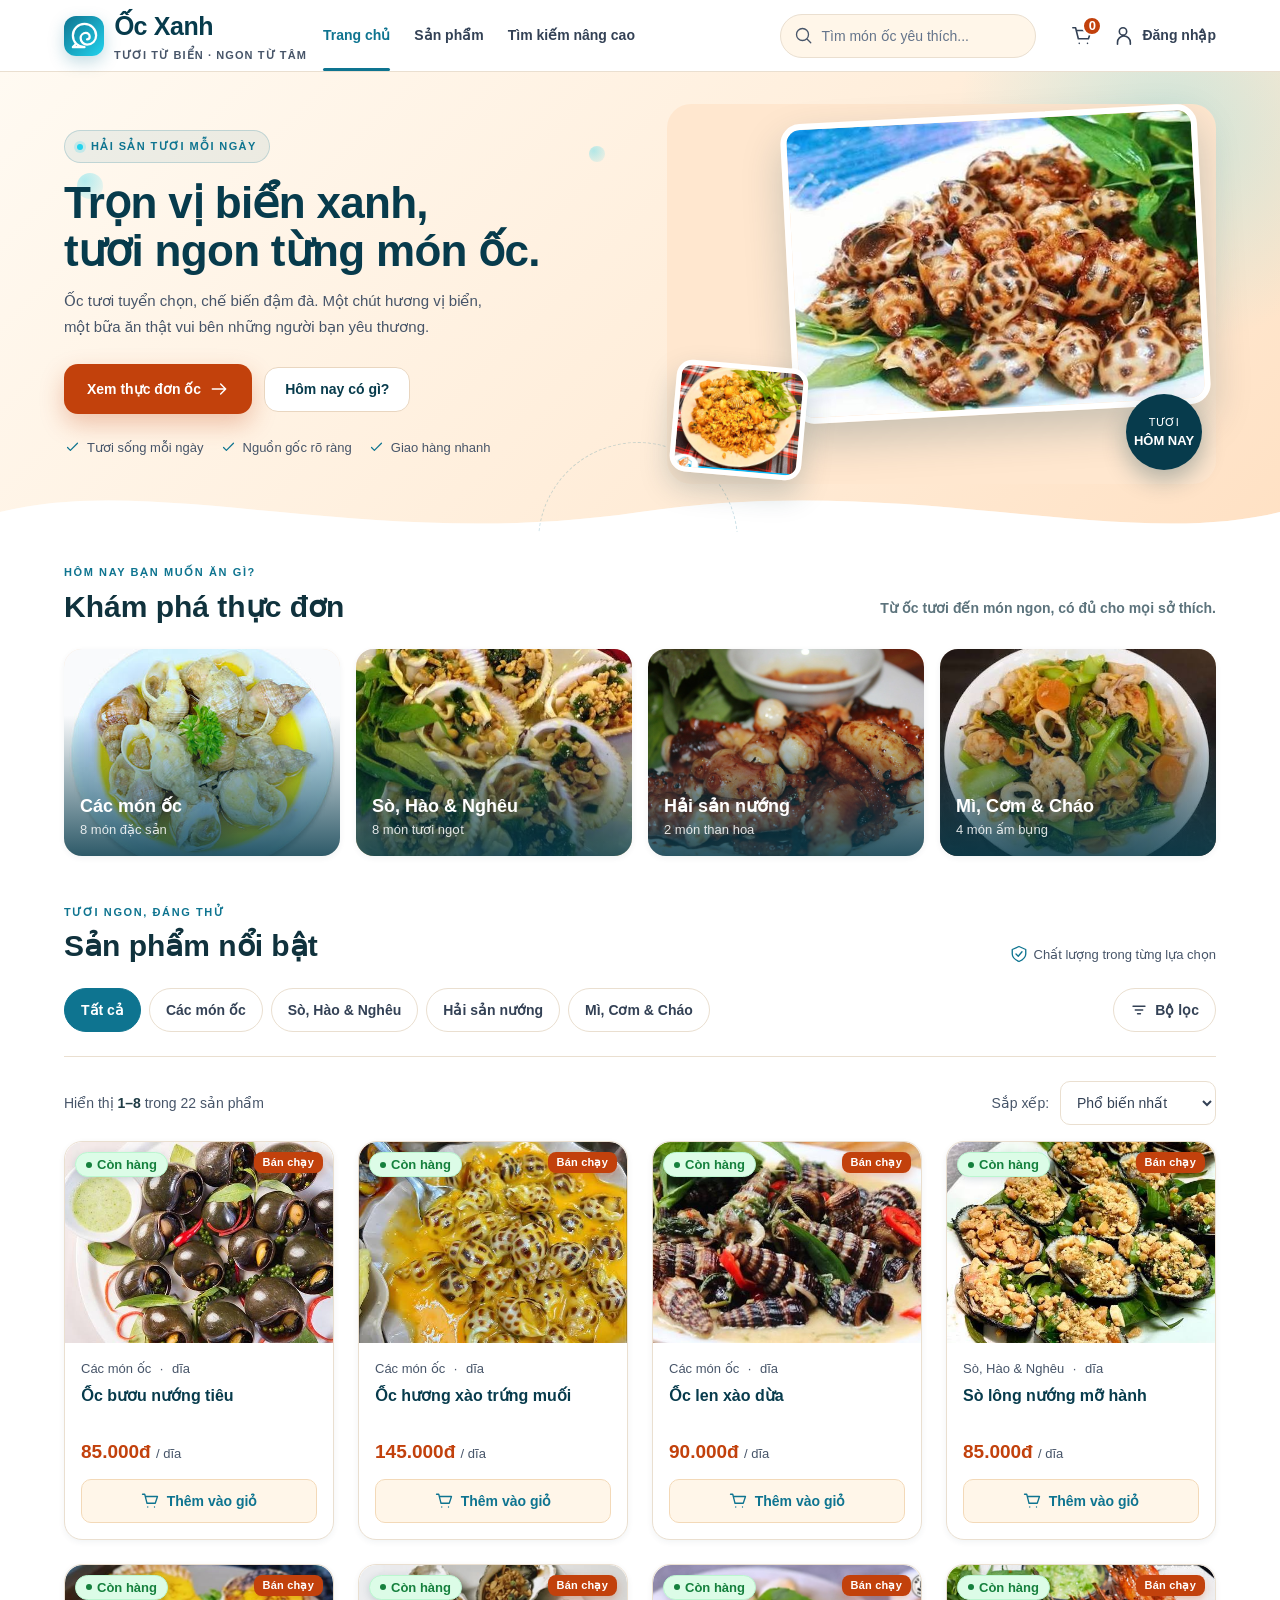
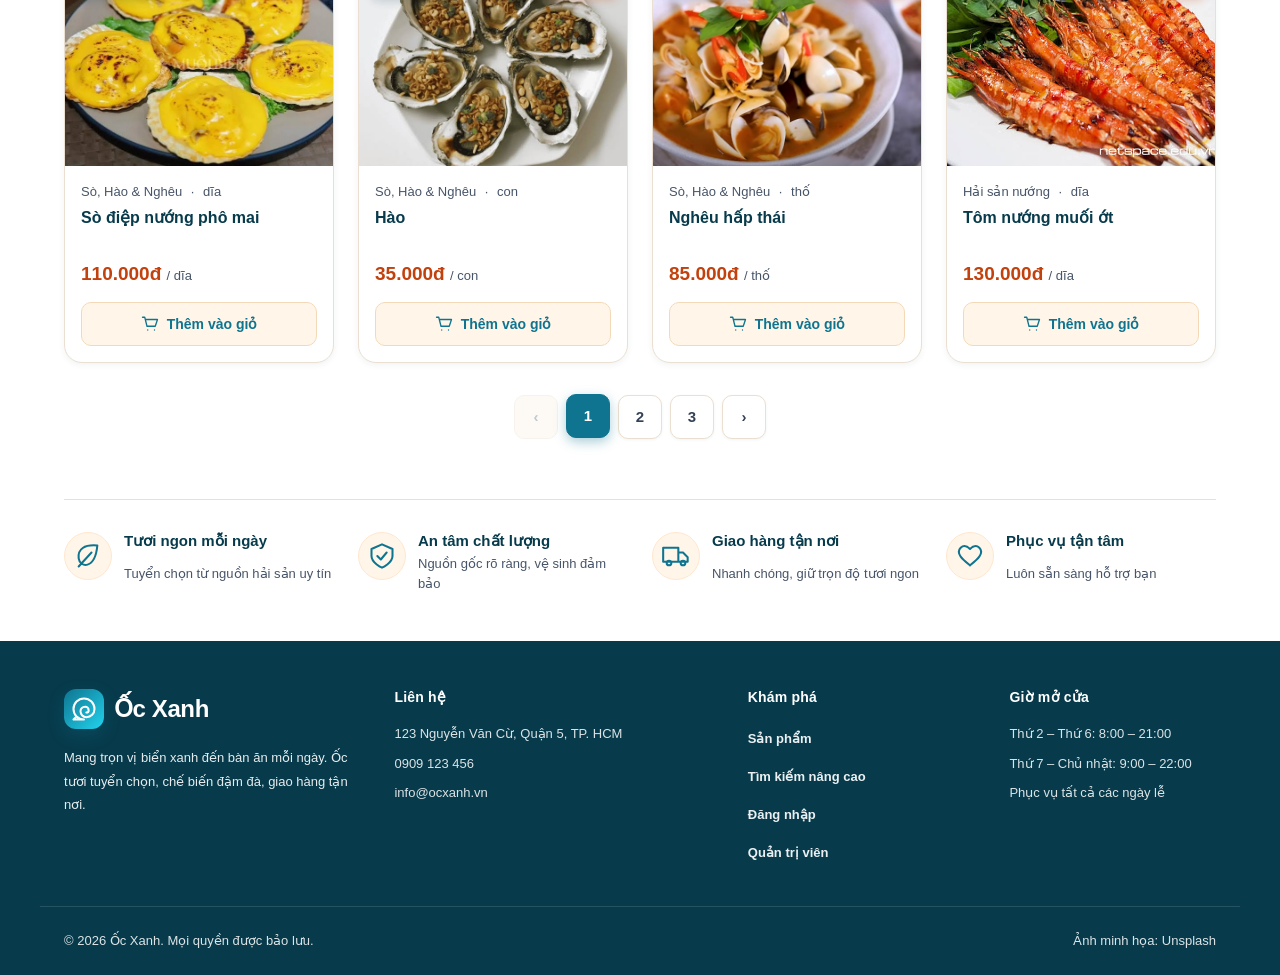
<file: index.html>
<!DOCTYPE html>
<html lang="vi">
<head>
  <meta charset="UTF-8">
  <meta name="viewport" content="width=device-width, initial-scale=1.0">
  <title>Ốc Xanh — Tươi từ biển, ngon từ tâm</title>
  <link rel="stylesheet" href="css/common.css">
  <link rel="stylesheet" href="css/shop.css">
</head>
<body>

<!-- ========== HEADER (sticky) ========== -->
<header class="header">
  <div class="container header-inner">
    <!-- Logo -->
    <a href="index.html" class="logo">
      <span class="logo-mark">
        <svg width="31" height="31" viewBox="0 0 24 24" fill="none" stroke="currentColor" stroke-width="1.75" stroke-linecap="round" stroke-linejoin="round" aria-hidden="true">
          <path d="M12 21c-5 0-9-4-9-9a9 9 0 0 1 18 0c0 4-3 7-7 7a5 5 0 0 1-5-5 4 4 0 0 1 4-4 3 3 0 0 1 3 3 2 2 0 0 1-2 2M5 19l-2 2h9"/>
        </svg>
      </span>
      <span>Ốc Xanh<small>TƯƠI TỪ BIỂN · NGON TỪ TÂM</small></span>
    </a>

    <!-- Nav -->
    <nav class="main-nav">
      <a href="#" class="nav-active">Trang chủ</a>
      <a href="#products">Sản phẩm</a>
      <a href="#advanced-search">Tìm kiếm nâng cao</a>
    </nav>

    <!-- Tìm kiếm nhanh (đặt ngoài header-actions để mobile xuống hàng riêng) -->
    <label class="quick-search">
      <span class="sr-only">Tìm sản phẩm</span>
      <svg width="18" height="18" viewBox="0 0 24 24" fill="none" stroke="currentColor" stroke-width="1.75" stroke-linecap="round" stroke-linejoin="round" aria-hidden="true">
        <path d="M21 21l-5-5M18 10a8 8 0 1 1-16 0 8 8 0 0 1 16 0"/>
      </svg>
      <input type="search" placeholder="Tìm món ốc yêu thích...">
    </label>

    <!-- Actions -->
    <div class="header-actions">
      <button class="icon-button cart-button" aria-label="Mở giỏ hàng">
        <svg width="22" height="22" viewBox="0 0 24 24" fill="none" stroke="currentColor" stroke-width="1.75" stroke-linecap="round" stroke-linejoin="round" aria-hidden="true">
          <path d="M2 3h3l3 12h11l3-9H6M9 20h.01M18 20h.01"/>
        </svg>
        <span class="cart-count">0</span>
      </button>
      <div class="account">
        <a href="login.html" class="account-button">
          <svg width="22" height="22" viewBox="0 0 24 24" fill="none" stroke="currentColor" stroke-width="1.75" stroke-linecap="round" stroke-linejoin="round" aria-hidden="true">
            <path d="M20 21v-2a7 7 0 0 0-14 0v2M16 7a4 4 0 1 1-8 0 4 4 0 0 1 8 0"/>
          </svg>
          <span>Đăng nhập</span>
        </a>
      </div>
      <button class="icon-button mobile-toggle" aria-label="Mở menu" aria-expanded="false">
        <svg width="22" height="22" viewBox="0 0 24 24" fill="none" stroke="currentColor" stroke-width="1.75" stroke-linecap="round" stroke-linejoin="round" aria-hidden="true">
          <path d="M3 6h18M3 12h18M3 18h18"/>
        </svg>
      </button>
    </div>
  </div>
</header>

<!-- ========== SECTION: TRANG CHỦ (is-active) ========== -->
<div class="shop-section is-active" id="section-home">

  <!-- Hero -->
  <section class="hero">
    <div class="container hero-inner">
      <div class="hero-copy">
        <span class="hero-label"><span></span> HẢI SẢN TƯƠI MỖI NGÀY</span>
        <h1>Trọn vị biển xanh,<br>tươi ngon từng món ốc.</h1>
        <p>Ốc tươi tuyển chọn, chế biến đậm đà. Một chút hương vị biển,<br class="desktop-break">
           một bữa ăn thật vui bên những người bạn yêu thương.</p>
        <div class="hero-actions">
          <a href="#products" class="btn hero-cta">
            Xem thực đơn ốc
            <svg width="20" height="20" viewBox="0 0 24 24" fill="none" stroke="currentColor" stroke-width="1.75" stroke-linecap="round" stroke-linejoin="round" aria-hidden="true">
              <path d="M4 12h16m-6-6 6 6-6 6"/>
            </svg>
          </a>
          <a href="#products" class="btn hero-cta-secondary">Hôm nay có gì?</a>
        </div>
        <div class="hero-assurance">
          <span>
            <svg width="17" height="17" viewBox="0 0 24 24" fill="none" stroke="currentColor" stroke-width="1.75" stroke-linecap="round" stroke-linejoin="round" aria-hidden="true">
              <path d="m5 12 4 4L19 6"/>
            </svg>
            Tươi sống mỗi ngày
          </span>
          <span>
            <svg width="17" height="17" viewBox="0 0 24 24" fill="none" stroke="currentColor" stroke-width="1.75" stroke-linecap="round" stroke-linejoin="round" aria-hidden="true">
              <path d="m5 12 4 4L19 6"/>
            </svg>
            Nguồn gốc rõ ràng
          </span>
          <span>
            <svg width="17" height="17" viewBox="0 0 24 24" fill="none" stroke="currentColor" stroke-width="1.75" stroke-linecap="round" stroke-linejoin="round" aria-hidden="true">
              <path d="m5 12 4 4L19 6"/>
            </svg>
            Giao hàng nhanh
          </span>
        </div>
      </div>
      <div class="hero-art">
        <img class="hero-photo-main" src="images/products/oc-huong-rang-muoi.jpg" alt="Ốc hương rang muối" width="800" height="600" loading="eager" onerror="this.style.display='none'">
        <img class="hero-photo-small" src="images/products/so-huyet-xao-toi.jpg" alt="Sò huyết xào tỏi" width="400" height="300" loading="lazy" onerror="this.style.display='none'">
        <span class="hero-fresh">TƯƠI<br><b>HÔM NAY</b></span>
      </div>
    </div>
    <div class="hero-bubbles" aria-hidden="true"><span></span><span></span><span></span></div>
    <div class="wave"></div>
  </section>

  <!-- Thẻ loại -->
  <div class="container">
    <section class="categories-section">
      <div class="section-heading">
        <div>
          <span class="eyebrow">HÔM NAY BẠN MUỐN ĂN GÌ?</span>
          <h2>Khám phá thực đơn</h2>
        </div>
        <p><strong>Từ ốc tươi đến món ngon, có đủ cho mọi sở thích.</strong></p>
      </div>
      <div class="category-grid">
        <!-- 1. Các món ốc -->
        <a href="#products" class="category-card">
          <span class="category-media">
            <img src="images/products/oc-bulot-xao-bo.jpg" alt="" width="600" height="450" loading="lazy" onerror="this.style.display='none'">
          </span>
          <span class="category-overlay" aria-hidden="true"></span>
          <div class="category-text">
            <h3>Các món ốc</h3>
            <small>8 món đặc sản</small>
          </div>
        </a>
        <!-- 2. Sò, Hào & Nghêu -->
        <a href="#products" class="category-card">
          <span class="category-media">
            <img src="images/products/so-duong-nuong.jpg" alt="" width="600" height="450" loading="lazy" onerror="this.style.display='none'">
          </span>
          <span class="category-overlay" aria-hidden="true"></span>
          <div class="category-text">
            <h3>Sò, Hào & Nghêu</h3>
            <small>8 món tươi ngọt</small>
          </div>
        </a>
        <!-- 3. Hải sản nướng -->
        <a href="#products" class="category-card">
          <span class="category-media">
            <img src="images/products/bach-tuoc-nuong.jpg" alt="" width="600" height="450" loading="lazy" onerror="this.style.display='none'">
          </span>
          <span class="category-overlay" aria-hidden="true"></span>
          <div class="category-text">
            <h3>Hải sản nướng</h3>
            <small>2 món than hoa</small>
          </div>
        </a>
        <!-- 4. Mì, Cơm & Cháo -->
        <a href="#products" class="category-card">
          <span class="category-media">
            <img src="images/products/mi-xao-hai-san.jpg" alt="" width="600" height="450" loading="lazy" onerror="this.style.display='none'">
          </span>
          <span class="category-overlay" aria-hidden="true"></span>
          <div class="category-text">
            <h3>Mì, Cơm & Cháo</h3>
            <small>4 món ấm bụng</small>
          </div>
        </a>
      </div>
    </section>

    <!-- Sản phẩm -->
    <section class="products-section" id="products">
      <div class="section-heading">
        <div>
          <span class="eyebrow">TƯƠI NGON, ĐÁNG THỬ</span>
          <h2>Sản phẩm nổi bật</h2>
        </div>
        <span class="fresh-note">
          <svg width="18" height="18" viewBox="0 0 24 24" fill="none" stroke="currentColor" stroke-width="1.75" stroke-linecap="round" stroke-linejoin="round" aria-hidden="true">
            <path d="m12 2 9 4v6c0 6-9 10-9 10S3 18 3 12V6zM8 12l3 3 5-6"/>
          </svg>
          Chất lượng trong từng lựa chọn
        </span>
      </div>

      <!-- Chips -->
      <div class="product-toolbar">
        <div class="chips">
          <button class="chip is-active">Tất cả</button>
          <button class="chip">Ốc biển</button>
          <button class="chip">Ốc nước ngọt</button>
          <button class="chip">Ốc chế biến</button>
          <button class="chip">Combo ốc</button>
          <button class="chip">Nước chấm</button>
        </div>
        <button class="filter-button">
          <svg width="18" height="18" viewBox="0 0 24 24" fill="none" stroke="currentColor" stroke-width="1.75" stroke-linecap="round" stroke-linejoin="round" aria-hidden="true">
            <path d="M4 7h16M7 12h10M10 17h4"/>
          </svg>
          Bộ lọc
        </button>
      </div>

      <!-- Results row -->
      <div class="results-row">
        <span>Hiển thị <strong>1–8</strong> trong 19 sản phẩm</span>
        <label>Sắp xếp:
          <select>
            <option>Phổ biến nhất</option>
            <option>Giá thấp đến cao</option>
            <option>Giá cao đến thấp</option>
          </select>
        </label>
      </div>

      <!-- Product grid -->
      <div class="product-grid">

        <!-- 1. Ốc hương -->
        <article class="product-card reveal is-visible" style="--i:0">
          <div class="thumb">
            <img src="images/products/oc-huong.jpg" alt="Ốc hương" width="800" height="600" onerror="this.style.display='none'">
            <span class="stock-badge badge-success"><span class="status-dot"></span> Còn hàng</span>
            <span class="badge favorite-badge">Bán chạy</span>
          </div>
          <div class="product-body">
            <span class="product-category">Ốc biển <span>·</span> kg</span>
            <a href="#" class="product-title">Ốc hương</a>
            <p class="price">280.000đ <small>/ kg</small></p>
            <button class="btn-add">
              <svg width="18" height="18" viewBox="0 0 24 24" fill="none" stroke="currentColor" stroke-width="1.75" stroke-linecap="round" stroke-linejoin="round" aria-hidden="true">
                <path d="M2 3h3l3 12h11l3-9H6M9 20h.01M18 20h.01"/>
              </svg>
              Thêm vào giỏ
            </button>
          </div>
        </article>

        <!-- 2. Ốc len -->
        <article class="product-card reveal is-visible" style="--i:1">
          <div class="thumb">
            <img src="images/products/oc-len.jpg" alt="Ốc len" width="800" height="600" onerror="this.style.display='none'">
            <span class="stock-badge badge-success"><span class="status-dot"></span> Còn hàng</span>
          </div>
          <div class="product-body">
            <span class="product-category">Ốc biển <span>·</span> kg</span>
            <a href="#" class="product-title">Ốc len</a>
            <p class="price">150.000đ <small>/ kg</small></p>
            <button class="btn-add">
              <svg width="18" height="18" viewBox="0 0 24 24" fill="none" stroke="currentColor" stroke-width="1.75" stroke-linecap="round" stroke-linejoin="round" aria-hidden="true">
                <path d="M2 3h3l3 12h11l3-9H6M9 20h.01M18 20h.01"/>
              </svg>
              Thêm vào giỏ
            </button>
          </div>
        </article>

        <!-- 3. Ốc móng tay -->
        <article class="product-card reveal is-visible" style="--i:2">
          <div class="thumb">
            <img src="images/products/oc-mong-tay.jpg" alt="Ốc móng tay" width="800" height="600" onerror="this.style.display='none'">
            <span class="stock-badge badge-warning"><span class="status-dot"></span> Sắp hết</span>
          </div>
          <div class="product-body">
            <span class="product-category">Ốc biển <span>·</span> kg</span>
            <a href="#" class="product-title">Ốc móng tay</a>
            <p class="price">120.000đ <small>/ kg</small></p>
            <button class="btn-add">
              <svg width="18" height="18" viewBox="0 0 24 24" fill="none" stroke="currentColor" stroke-width="1.75" stroke-linecap="round" stroke-linejoin="round" aria-hidden="true">
                <path d="M2 3h3l3 12h11l3-9H6M9 20h.01M18 20h.01"/>
              </svg>
              Thêm vào giỏ
            </button>
          </div>
        </article>

        <!-- 4. Ốc mỡ -->
        <article class="product-card reveal is-visible" style="--i:3">
          <div class="thumb">
            <img src="images/products/oc-mo.jpg" alt="Ốc mỡ" width="800" height="600" onerror="this.style.display='none'">
            <span class="stock-badge badge-success"><span class="status-dot"></span> Còn hàng</span>
          </div>
          <div class="product-body">
            <span class="product-category">Ốc biển <span>·</span> kg</span>
            <a href="#" class="product-title">Ốc mỡ</a>
            <p class="price">160.000đ <small>/ kg</small></p>
            <button class="btn-add">
              <svg width="18" height="18" viewBox="0 0 24 24" fill="none" stroke="currentColor" stroke-width="1.75" stroke-linecap="round" stroke-linejoin="round" aria-hidden="true">
                <path d="M2 3h3l3 12h11l3-9H6M9 20h.01M18 20h.01"/>
              </svg>
              Thêm vào giỏ
            </button>
          </div>
        </article>

        <!-- 5. Ốc bươu -->
        <article class="product-card reveal is-visible" style="--i:4">
          <div class="thumb">
            <img src="images/products/oc-buou.jpg" alt="Ốc bươu" width="800" height="600" onerror="this.style.display='none'">
            <span class="stock-badge badge-success"><span class="status-dot"></span> Còn hàng</span>
          </div>
          <div class="product-body">
            <span class="product-category">Ốc nước ngọt <span>·</span> kg</span>
            <a href="#" class="product-title">Ốc bươu</a>
            <p class="price">85.000đ <small>/ kg</small></p>
            <button class="btn-add">
              <svg width="18" height="18" viewBox="0 0 24 24" fill="none" stroke="currentColor" stroke-width="1.75" stroke-linecap="round" stroke-linejoin="round" aria-hidden="true">
                <path d="M2 3h3l3 12h11l3-9H6M9 20h.01M18 20h.01"/>
              </svg>
              Thêm vào giỏ
            </button>
          </div>
        </article>

        <!-- 6. Ốc nhồi -->
        <article class="product-card reveal is-visible" style="--i:5">
          <div class="thumb">
            <img src="images/products/oc-nhoi.jpg" alt="Ốc nhồi" width="800" height="600" onerror="this.style.display='none'">
            <span class="stock-badge badge-success"><span class="status-dot"></span> Còn hàng</span>
          </div>
          <div class="product-body">
            <span class="product-category">Ốc nước ngọt <span>·</span> kg</span>
            <a href="#" class="product-title">Ốc nhồi</a>
            <p class="price">110.000đ <small>/ kg</small></p>
            <button class="btn-add">
              <svg width="18" height="18" viewBox="0 0 24 24" fill="none" stroke="currentColor" stroke-width="1.75" stroke-linecap="round" stroke-linejoin="round" aria-hidden="true">
                <path d="M2 3h3l3 12h11l3-9H6M9 20h.01M18 20h.01"/>
              </svg>
              Thêm vào giỏ
            </button>
          </div>
        </article>

        <!-- 7. Ốc vặn -->
        <article class="product-card reveal is-visible" style="--i:6">
          <div class="thumb">
            <img src="images/products/oc-buou.jpg" alt="Ốc vặn" width="800" height="600" onerror="this.style.display='none'">
            <span class="stock-badge badge-success"><span class="status-dot"></span> Còn hàng</span>
          </div>
          <div class="product-body">
            <span class="product-category">Ốc nước ngọt <span>·</span> kg</span>
            <a href="#" class="product-title">Ốc vặn</a>
            <p class="price">70.000đ <small>/ kg</small></p>
            <button class="btn-add">
              <svg width="18" height="18" viewBox="0 0 24 24" fill="none" stroke="currentColor" stroke-width="1.75" stroke-linecap="round" stroke-linejoin="round" aria-hidden="true">
                <path d="M2 3h3l3 12h11l3-9H6M9 20h.01M18 20h.01"/>
              </svg>
              Thêm vào giỏ
            </button>
          </div>
        </article>

        <!-- 8. Ốc hương rang muối ớt (Hết hàng) -->
        <article class="product-card reveal is-visible out-of-stock" style="--i:7">
          <div class="thumb">
            <img src="images/products/oc-huong-rang-muoi-ot.jpg" alt="Ốc hương rang muối ớt" width="800" height="600" onerror="this.style.display='none'">
            <span class="stock-badge badge-danger"><span class="status-dot"></span> Hết hàng</span>
          </div>
          <div class="product-body">
            <span class="product-category">Ốc chế biến <span>·</span> phần</span>
            <a href="#" class="product-title">Ốc hương rang muối ớt</a>
            <p class="price">135.000đ <small>/ phần</small></p>
            <button class="btn-add" disabled>
              <svg width="18" height="18" viewBox="0 0 24 24" fill="none" stroke="currentColor" stroke-width="1.75" stroke-linecap="round" stroke-linejoin="round" aria-hidden="true">
                <path d="M2 3h3l3 12h11l3-9H6M9 20h.01M18 20h.01"/>
              </svg>
              Hết hàng
            </button>
          </div>
        </article>

      </div>

      <!-- Pagination -->
      <div class="pagination">
        <button aria-label="Trang trước" class="is-disabled" disabled>&#8249;</button>
        <button class="is-active">1</button>
        <button>2</button>
        <button>3</button>
        <button aria-label="Trang sau">&#8250;</button>
      </div>
    </section>

    <!-- Benefits -->
    <section class="benefits">
      <div class="benefit-item">
        <span class="benefit-icon">
          <svg width="28" height="28" viewBox="0 0 24 24" fill="none" stroke="currentColor" stroke-width="1.75" stroke-linecap="round" stroke-linejoin="round" aria-hidden="true">
            <path d="M20 3C9 2 3 6 4 14s14 10 16-11ZM4 21l11-12"/>
          </svg>
        </span>
        <h3>Tươi ngon mỗi ngày</h3>
        <p>Tuyển chọn từ nguồn hải sản uy tín</p>
      </div>
      <div class="benefit-item">
        <span class="benefit-icon">
          <svg width="28" height="28" viewBox="0 0 24 24" fill="none" stroke="currentColor" stroke-width="1.75" stroke-linecap="round" stroke-linejoin="round" aria-hidden="true">
            <path d="m12 2 9 4v6c0 6-9 10-9 10S3 18 3 12V6zM8 12l3 3 5-6"/>
          </svg>
        </span>
        <h3>An tâm chất lượng</h3>
        <p>Nguồn gốc rõ ràng, vệ sinh đảm bảo</p>
      </div>
      <div class="benefit-item">
        <span class="benefit-icon">
          <svg width="28" height="28" viewBox="0 0 24 24" fill="none" stroke="currentColor" stroke-width="1.75" stroke-linecap="round" stroke-linejoin="round" aria-hidden="true">
            <path d="M1 5h13v12H1zM14 9h4l4 4v4h-8M8 18a2 2 0 1 1-4 0 2 2 0 0 1 4 0M20 18a2 2 0 1 1-4 0 2 2 0 0 1 4 0"/>
          </svg>
        </span>
        <h3>Giao hàng tận nơi</h3>
        <p>Nhanh chóng, giữ trọn độ tươi ngon</p>
      </div>
      <div class="benefit-item">
        <span class="benefit-icon">
          <svg width="28" height="28" viewBox="0 0 24 24" fill="none" stroke="currentColor" stroke-width="1.75" stroke-linecap="round" stroke-linejoin="round" aria-hidden="true">
            <path d="M20 5c-3-3-6-1-8 1-2-2-5-4-8-1-5 5 3 11 8 15 5-4 13-10 8-15"/>
          </svg>
        </span>
        <h3>Phục vụ tận tâm</h3>
        <p>Luôn sẵn sàng hỗ trợ bạn</p>
      </div>
    </section>
  </div>
</div>

<!-- ========== SECTION: TÌM KIẾM NÂNG CAO ========== -->
<div class="shop-section" id="section-search">
  <div class="container content-page">
    <h1>Tìm kiếm nâng cao</h1>
    <form class="advanced-filter">
      <div class="field">
        <label for="search-name">Tên sản phẩm</label>
        <input class="input" id="search-name" placeholder="Nhập tên món ốc">
      </div>
      <div class="field">
        <label for="search-category">Loại sản phẩm</label>
        <select class="select" id="search-category">
          <option>Tất cả</option>
          <option>Ốc biển</option>
          <option>Ốc nước ngọt</option>
          <option>Ốc chế biến</option>
          <option>Combo ốc</option>
          <option>Nước chấm</option>
        </select>
      </div>
      <div class="field">
        <label for="search-min">Giá từ (đ)</label>
        <input class="input" type="number" id="search-min" min="0">
      </div>
      <div class="field">
        <label for="search-max">Giá đến (đ)</label>
        <input class="input" type="number" id="search-max" min="0">
      </div>
      <button class="btn btn-primary" type="submit">Tìm kiếm</button>
      <button class="btn btn-secondary" type="button">Xóa lọc</button>
    </form>
    <!-- Kết quả sẽ render bởi JS -->
    <div class="product-grid" style="margin-top: 24px;">
      <!-- Placeholder for search results -->
    </div>
    <div class="pagination" id="search-pagination" style="margin-top: 24px;"></div>
  </div>
</div>

<!-- ========== SECTION: THANH TOÁN ========== -->
<div class="shop-section" id="section-checkout">
  <main class="container content-page">
    <a href="#" class="back-link">
      <svg width="20" height="20" viewBox="0 0 24 24" fill="none" stroke="currentColor" stroke-width="1.75" stroke-linecap="round" stroke-linejoin="round" aria-hidden="true">
        <path d="M19 12H5M12 19l-7-7 7-7"/>
      </svg>
      Tiếp tục mua sắm
    </a>
    <h1>Thanh toán</h1>
    <div class="checkout-grid">
      <!-- Form -->
      <form class="panel">
        <h2>Thông tin giao hàng</h2>

        <!-- Chọn địa chỉ nhận hàng: từ tài khoản hoặc địa chỉ mới -->
        <div class="field" style="margin-bottom:16px;">
          <label style="font-weight:700; margin-bottom:8px;">Địa chỉ nhận hàng</label>
          <div style="display:flex; gap:12px; flex-wrap:wrap;">
            <label class="radio-card selected" id="opt-address-account" style="flex:1; cursor:pointer;">
              <input type="radio" name="address_mode" value="account" checked> Địa chỉ từ tài khoản
            </label>
            <label class="radio-card" id="opt-address-new" style="flex:1; cursor:pointer;">
              <input type="radio" name="address_mode" value="new"> Nhập địa chỉ mới
            </label>
          </div>
        </div>

        <div id="box-address-account" style="background:var(--sand); padding:12px 14px; border-radius:8px; margin-bottom:16px; font-size:14px; line-height:1.6;">
          <p style="margin-bottom:4px;"><strong>Người nhận:</strong> <span id="ck-account-name">Chưa có</span> (<span id="ck-account-phone">Chưa có SĐT</span>)</p>
          <p style="margin:0;"><strong>Địa chỉ:</strong> <span id="ck-account-address">Chưa có địa chỉ lưu trong tài khoản</span></p>
        </div>

        <div id="box-address-fields" style="display:none;">
          <div class="field">
            <label for="ck-name">Họ và tên người nhận *</label>
            <input class="input" id="ck-name" required placeholder="Nhập họ và tên người nhận">
          </div>
          <div class="field">
            <label for="ck-phone">Số điện thoại *</label>
            <input class="input" type="tel" id="ck-phone" required placeholder="Nhập số điện thoại nhận hàng">
          </div>
          <div class="field">
            <label for="ck-address">Địa chỉ giao hàng mới *</label>
            <input class="input" id="ck-address" required placeholder="Số nhà, tên đường, phường/xã, quận/huyện...">
          </div>
        </div>

        <div class="field">
          <label for="ck-note">Ghi chú cho đơn hàng</label>
          <input class="input" id="ck-note" placeholder="Ví dụ: Giao sau 17h, bỏ nhiều sả ớt...">
        </div>
        <h3>Hình thức thanh toán</h3>
        <label class="radio-card selected">
          <input type="radio" name="payment" checked> Tiền mặt khi nhận hàng
        </label>
        <label class="radio-card">
          <input type="radio" name="payment"> Chuyển khoản ngân hàng
        </label>
        <label class="radio-card">
          <input type="radio" name="payment"> Ví điện tử
        </label>
        <button class="btn btn-primary full" type="submit">Đặt hàng · 0đ</button>
        <p class="field-hint">Đây là luồng thanh toán mẫu, không phát sinh giao dịch thực.</p>
      </form>
      <!-- Summary -->
      <aside class="panel summary">
        <h2>Đơn hàng của bạn</h2>
        <div class="empty">
          <svg width="42" height="42" viewBox="0 0 24 24" fill="none" stroke="currentColor" stroke-width="1.75" stroke-linecap="round" stroke-linejoin="round" aria-hidden="true">
            <path d="M2 3h3l3 12h11l3-9H6M9 20h.01M18 20h.01"/>
          </svg>
          <h3>Chưa có sản phẩm</h3>
          <p>Hãy thêm sản phẩm vào giỏ hàng trước.</p>
        </div>
        <div class="total">
          <span>Tổng thanh toán</span>
          <strong>0đ</strong>
        </div>
        <p>
          <svg width="18" height="18" viewBox="0 0 24 24" fill="none" stroke="currentColor" stroke-width="1.75" stroke-linecap="round" stroke-linejoin="round" aria-hidden="true">
            <path d="M1 5h13v12H1zM14 9h4l4 4v4h-8M8 18a2 2 0 1 1-4 0 2 2 0 0 1 4 0M20 18a2 2 0 1 1-4 0 2 2 0 0 1 4 0"/>
          </svg>
          Phí giao hàng sẽ được cửa hàng xác nhận.
        </p>
      </aside>
    </div>
  </main>
</div>

<!-- ========== SECTION: XEM LẠI ĐƠN ========== -->
<div class="shop-section" id="section-confirmation">
  <main class="container content-page">
    <h1>Đặt hàng thành công!</h1>
    <div class="panel" style="max-width:700px">
      <span class="confirmation-icon">
        <svg width="40" height="40" viewBox="0 0 24 24" fill="none" stroke="currentColor" stroke-width="1.75" stroke-linecap="round" stroke-linejoin="round" aria-hidden="true">
          <path d="m5 12 4 4L19 6"/>
        </svg>
      </span>
      <h2>Cảm ơn bạn đã lựa chọn Ốc Xanh</h2>
      <p>Mã đơn hàng: <strong>#OX001</strong> <span class="badge badge-info">Mới đặt</span></p>
      <!-- Sample order items -->
      <div class="summary-item">
        <span>Ốc hương × 2</span>
        <strong>560.000đ</strong>
      </div>
      <div class="summary-item">
        <span>Ốc len × 1</span>
        <strong>150.000đ</strong>
      </div>
      <p>Địa chỉ: 123 Nguyễn Văn Cừ, Quận 5, TP. HCM</p>
      <p>Thanh toán: Tiền mặt khi nhận hàng</p>
      <div class="total">Tổng tiền <strong>710.000đ</strong></div>
      <a href="#products" class="btn btn-primary">Tiếp tục mua sắm</a>
    </div>
  </main>
</div>

<!-- ========== SECTION: ĐƠN HÀNG CỦA TÔI ========== -->
<div class="shop-section" id="section-orders">
  <main class="container content-page">
    <h1>Đơn hàng của tôi</h1>
    <div class="table-scroll">
      <table class="table">
        <thead>
          <tr>
            <th>Mã đơn</th>
            <th>Ngày đặt</th>
            <th>Tổng tiền</th>
            <th>Trạng thái</th>
            <th>Thao tác</th>
          </tr>
        </thead>
        <tbody>
          <tr>
            <td>#OX001</td>
            <td>12/10/2026</td>
            <td>710.000đ</td>
            <td><span class="badge badge-info">Mới đặt</span></td>
            <td><button class="btn btn-ghost">Xem</button></td>
          </tr>
        </tbody>
      </table>
    </div>
  </main>
</div>

<!-- ========== SECTION: THÔNG TIN CÁ NHÂN ========== -->
<div class="shop-section" id="section-profile">
  <main class="container content-page">
    <h1>Thông tin cá nhân</h1>
    <form class="panel profile-form">
      <div class="field">
        <label for="pf-name">Họ và tên</label>
        <input class="input" id="pf-name" required>
      </div>
      <div class="field">
        <label for="pf-email">Email</label>
        <input class="input" type="email" id="pf-email">
      </div>
      <div class="field">
        <label for="pf-phone">Số điện thoại</label>
        <input class="input" type="tel" id="pf-phone">
      </div>
      <div class="field">
        <label for="pf-address">Địa chỉ</label>
        <input class="input" id="pf-address">
      </div>
      <button class="btn btn-primary" type="submit">Lưu thông tin</button>
    </form>
  </main>
</div>

<!-- ========== FOOTER ========== -->
<footer class="footer">
  <div class="container footer-grid">
    <!-- Column 1: Logo + Intro -->
    <div class="footer-col">
      <a href="index.html" class="logo">
        <span class="logo-mark">
          <svg width="28" height="28" viewBox="0 0 24 24" fill="none" stroke="currentColor" stroke-width="1.75" stroke-linecap="round" stroke-linejoin="round" aria-hidden="true">
            <path d="M12 21c-5 0-9-4-9-9a9 9 0 0 1 18 0c0 4-3 7-7 7a5 5 0 0 1-5-5 4 4 0 0 1 4-4 3 3 0 0 1 3 3 2 2 0 0 1-2 2M5 19l-2 2h9"/>
          </svg>
        </span>
        <span>Ốc Xanh</span>
      </a>
      <p>Mang trọn vị biển xanh đến bàn ăn mỗi ngày. Ốc tươi tuyển chọn, chế biến đậm đà, giao hàng tận nơi.</p>
    </div>
    <!-- Column 2: Liên hệ -->
    <div class="footer-col">
      <h4>Liên hệ</h4>
      <ul>
        <li>123 Nguyễn Văn Cừ, Quận 5, TP. HCM</li>
        <li>0909 123 456</li>
        <li>info@ocxanh.vn</li>
      </ul>
    </div>
    <!-- Column 3: Khám phá -->
    <div class="footer-col">
      <h4>Khám phá</h4>
      <ul>
        <li><a href="#products">Sản phẩm</a></li>
        <li><a href="#advanced-search">Tìm kiếm nâng cao</a></li>
        <li><a href="login.html">Đăng nhập</a></li>
        <li><a href="admin-login.html" class="admin-link">Quản trị viên</a></li>
      </ul>
    </div>
    <!-- Column 4: Giờ mở cửa -->
    <div class="footer-col">
      <h4>Giờ mở cửa</h4>
      <ul>
        <li>Thứ 2 – Thứ 6: 8:00 – 21:00</li>
        <li>Thứ 7 – Chủ nhật: 9:00 – 22:00</li>
        <li>Phục vụ tất cả các ngày lễ</li>
      </ul>
    </div>
  </div>
  <div class="container footer-bottom">
    <p>&copy; 2026 Ốc Xanh. Mọi quyền được bảo lưu.</p>
    <p>Ảnh minh họa: Unsplash</p>
  </div>
</footer>

<!-- ========== OVERLAYS (hidden by default) ========== -->

<!-- Modal chi tiết sản phẩm -->
<div class="overlay" id="modal-product-detail">
  <section class="modal product-modal" role="dialog" aria-modal="true">
    <button class="icon-button modal-close" aria-label="Đóng chi tiết">
      <svg width="22" height="22" viewBox="0 0 24 24" fill="none" stroke="currentColor" stroke-width="1.75" stroke-linecap="round" stroke-linejoin="round" aria-hidden="true">
        <path d="m6 6 12 12M6 18 18 6"/>
      </svg>
    </button>
    <img src="images/products/oc-huong.jpg" alt="Ốc hương" width="800" height="600" onerror="this.style.display='none'">
    <div>
      <span class="eyebrow">Ốc biển</span>
      <h2>Ốc hương</h2>
      <span class="badge badge-success">Xuất xứ: Việt Nam</span>
      <p>Tuyển chọn mỗi ngày từ nguồn hải sản uy tín. Tươi ngon, chất lượng, phù hợp cho những bữa ăn cùng gia đình và bạn bè.</p>
      <p class="price">280.000đ / kg</p>
      <div class="field">
        <label for="modal-qty">Số lượng</label>
        <input class="input" type="number" id="modal-qty" value="1" min="1" max="24">
      </div>
      <button class="btn btn-primary full">
        <svg width="18" height="18" viewBox="0 0 24 24" fill="none" stroke="currentColor" stroke-width="1.75" stroke-linecap="round" stroke-linejoin="round" aria-hidden="true">
          <path d="M2 3h3l3 12h11l3-9H6M9 20h.01M18 20h.01"/>
        </svg>
        Thêm vào giỏ
      </button>
    </div>
  </section>
</div>

<!-- Ngăn kéo giỏ hàng -->
<div class="overlay drawer-overlay" id="cart-drawer">
  <aside class="cart-drawer" role="dialog" aria-modal="true" aria-label="Giỏ hàng">
    <div class="drawer-header">
      <h2>Giỏ hàng <small>(0)</small></h2>
      <button class="icon-button" aria-label="Đóng giỏ hàng">
        <svg width="22" height="22" viewBox="0 0 24 24" fill="none" stroke="currentColor" stroke-width="1.75" stroke-linecap="round" stroke-linejoin="round" aria-hidden="true">
          <path d="m6 6 12 12M6 18 18 6"/>
        </svg>
      </button>
    </div>
    <div class="cart-items">
      <div class="empty">
        <svg width="52" height="52" viewBox="0 0 24 24" fill="none" stroke="currentColor" stroke-width="1.75" stroke-linecap="round" stroke-linejoin="round" aria-hidden="true">
          <path d="M2 3h3l3 12h11l3-9H6M9 20h.01M18 20h.01"/>
        </svg>
        <h3>Giỏ hàng đang trống</h3>
        <p>Thêm một chút vị biển cho bữa ăn hôm nay.</p>
        <a href="#products" class="btn btn-primary">Xem sản phẩm</a>
      </div>
    </div>
    <div class="drawer-footer" style="display:none">
      <div class="total">
        <span>Tạm tính</span>
        <strong>0đ</strong>
      </div>
      <a href="#" class="btn btn-primary full">
        Thanh toán
        <svg width="20" height="20" viewBox="0 0 24 24" fill="none" stroke="currentColor" stroke-width="1.75" stroke-linecap="round" stroke-linejoin="round" aria-hidden="true">
          <path d="M4 12h16m-6-6 6 6-6 6"/>
        </svg>
      </a>
    </div>
  </aside>
</div>

<!-- Hộp xác nhận / Xem chi tiết -->
<div class="overlay" id="modal-confirm">
  <section class="modal confirm-modal" role="dialog" aria-modal="true" aria-label="Xác nhận">
    <h2>Xác nhận</h2>
    <p>Bạn có chắc chắn muốn thực hiện hành động này?</p>
    <div class="form-actions" style="display:flex; justify-content:flex-end; gap:8px; margin-top:20px;">
      <button type="button" class="btn btn-secondary">Hủy</button>
      <button type="button" class="btn btn-primary">Xác nhận</button>
    </div>
  </section>
</div>

<!-- Toast -->
<div class="toast" id="toast" role="status">
  <svg width="22" height="22" viewBox="0 0 24 24" fill="none" stroke="currentColor" stroke-width="1.75" stroke-linecap="round" stroke-linejoin="round" aria-hidden="true">
    <path d="m5 12 4 4L19 6"/>
  </svg>
  <span>Đã thêm vào giỏ hàng</span>
</div>

<!-- JS -->
<script src="js/data.js"></script>
<script src="js/utils.js"></script>
<script src="js/auth.js"></script>
<script src="js/shop.js"></script>
<script src="js/shop-products.js"></script>
<script src="js/shop-cart.js"></script>
<script src="js/shop-account.js"></script>

</body>
</html>
</file>
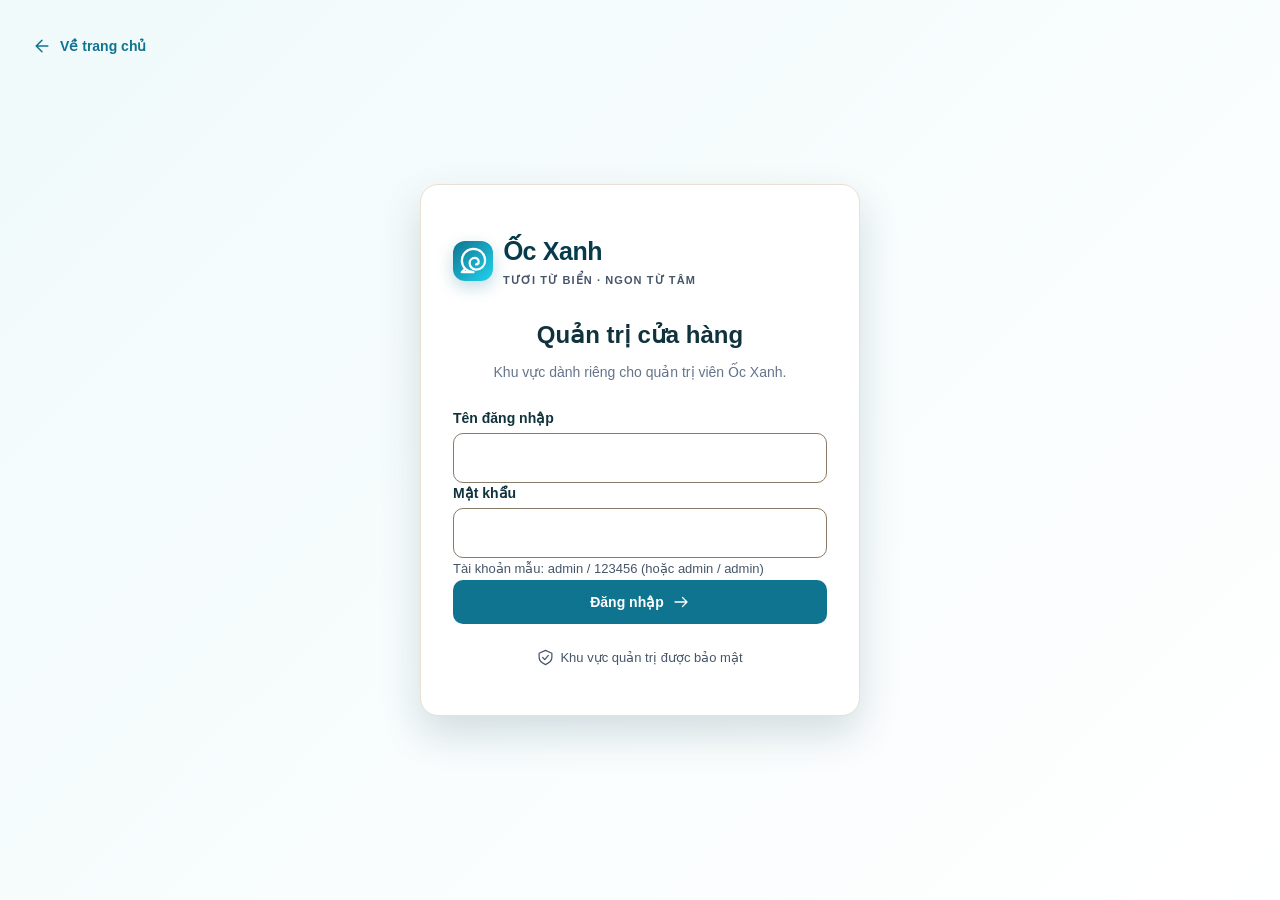
<file: admin-login.html>
<!DOCTYPE html>
<html lang="vi">
<head>
  <meta charset="UTF-8">
  <meta name="viewport" content="width=device-width, initial-scale=1">
  <title>Quản trị — Ốc Xanh</title>
  <link rel="stylesheet" href="css/common.css">
  <link rel="stylesheet" href="css/shop.css">
</head>
<body>

  <!-- ========== TRANG ĐĂNG NHẬP ADMIN ========== -->
  <main class="auth-page admin-auth">

    <!-- Nút quay về trang chủ -->
    <a href="index.html" class="back-link">
      <svg width="20" height="20" viewBox="0 0 24 24" fill="none" stroke="currentColor" stroke-width="1.75" stroke-linecap="round" stroke-linejoin="round" aria-hidden="true"><path d="M19 12H5M12 19l-7-7 7-7"/></svg>
      Về trang chủ
    </a>

    <!-- Thẻ đăng nhập admin -->
    <div class="auth-card">

      <!-- Logo -->
      <a href="index.html" class="logo" aria-label="Ốc Xanh — Về trang chủ">
        <span class="logo-mark">
          <svg width="31" height="31" viewBox="0 0 24 24" fill="none" stroke="currentColor" stroke-width="1.75" stroke-linecap="round" stroke-linejoin="round" aria-hidden="true"><path d="M12 21c-5 0-9-4-9-9a9 9 0 0 1 18 0c0 4-3 7-7 7a5 5 0 0 1-5-5 4 4 0 0 1 4-4 3 3 0 0 1 3 3 2 2 0 0 1-2 2M5 19l-2 2h9"/></svg>
        </span>
        <span>Ốc Xanh<small>TƯƠI TỪ BIỂN · NGON TỪ TÂM</small></span>
      </a>

      <!-- Tiêu đề -->
      <h1>Quản trị cửa hàng</h1>
      <p class="auth-subtitle">Khu vực dành riêng cho quản trị viên Ốc Xanh.</p>

      <!-- KHÔNG CÓ TABS ĐĂNG KÝ — chỉ đăng nhập -->

      <!-- Form đăng nhập admin -->
      <form class="auth-form" novalidate>

        <div class="field">
          <label for="admin-username">Tên đăng nhập</label>
          <input class="input" type="text" id="admin-username" name="username" required autocomplete="username">
        </div>

        <div class="field">
          <label for="admin-password">Mật khẩu</label>
          <input class="input" type="password" id="admin-password" name="password" required minlength="4" autocomplete="current-password">
        </div>

        <p class="field-hint">Tài khoản mẫu: admin / 123456 (hoặc admin / admin)</p>

        <button class="btn btn-primary full" type="submit">
          Đăng nhập
          <svg width="18" height="18" viewBox="0 0 24 24" fill="none" stroke="currentColor" stroke-width="1.75" stroke-linecap="round" stroke-linejoin="round" aria-hidden="true"><path d="M4 12h16m-6-6 6 6-6 6"/></svg>
        </button>
      </form>

      <!-- Chân thẻ -->
      <div class="auth-foot">
        <svg width="17" height="17" viewBox="0 0 24 24" fill="none" stroke="currentColor" stroke-width="1.75" stroke-linecap="round" stroke-linejoin="round" aria-hidden="true"><path d="m12 2 9 4v6c0 6-9 10-9 10S3 18 3 12V6zM8 12l3 3 5-6"/></svg>
        Khu vực quản trị được bảo mật
      </div>
    </div>

  </main>

  <!-- Toast -->
  <div class="toast" id="toast" role="status"></div>

  <!-- JS -->
  <script src="js/data.js"></script>
  <script src="js/utils.js"></script>
  <script src="js/auth.js"></script>

</body>
</html>
</file>
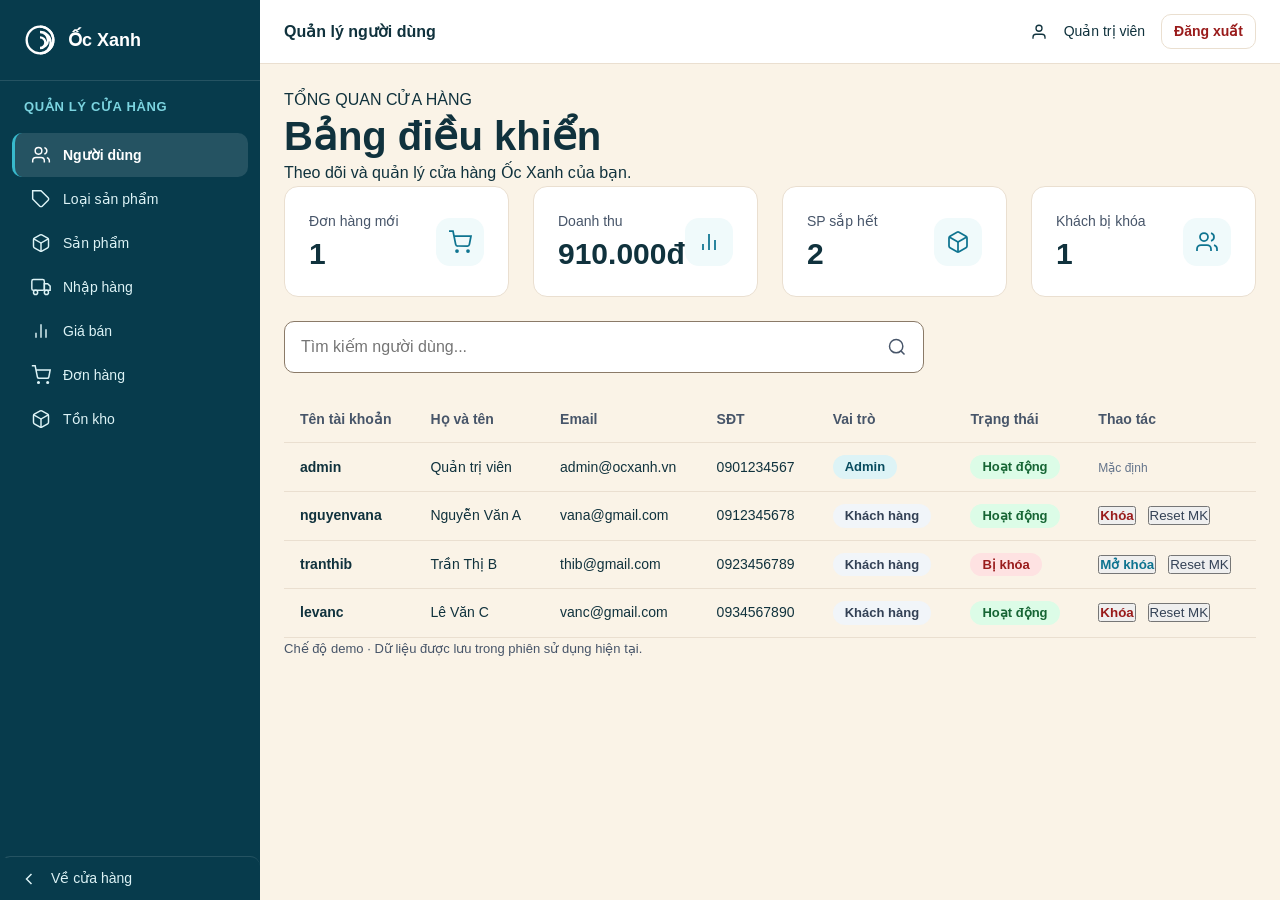
<file: admin.html>
<!DOCTYPE html>
<html lang="vi">
<head>
  <meta charset="UTF-8">
  <meta name="viewport" content="width=device-width, initial-scale=1.0">
  <title>Quản trị — Ốc Xanh</title>
  <link rel="stylesheet" href="css/common.css">
  <link rel="stylesheet" href="css/admin.css">
</head>
<body>

<div class="admin-layout">
  <!-- ========== SIDEBAR ========== -->
  <aside class="sidebar">
    <a href="index.html" class="sidebar-logo" aria-label="Trang chủ Ốc Xanh">
      <svg width="28" height="28" viewBox="0 0 24 24" fill="none" stroke="currentColor" stroke-width="1.75"><circle cx="12" cy="12" r="10"/><path d="M12 2a10 10 0 0 1 0 20 8 8 0 0 0 0-16 6 6 0 0 1 0 12 4 4 0 0 0 0-8"/></svg>
      <strong>Ốc Xanh</strong>
    </a>

    <span class="sidebar-label">QUẢN LÝ CỬA HÀNG</span>

    <nav class="sidebar-nav" aria-label="Menu quản trị">
      <!-- 1. Người dùng -->
      <button class="sidebar-btn is-active" data-section="section-users" type="button" aria-label="Người dùng" title="Người dùng">
        <svg width="20" height="20" viewBox="0 0 24 24" fill="none" stroke="currentColor" stroke-width="1.75"><path d="M16 21v-2a4 4 0 0 0-4-4H6a4 4 0 0 0-4 4v2"/><circle cx="9" cy="7" r="4"/><path d="M22 21v-2a4 4 0 0 0-3-3.87"/><path d="M16 3.13a4 4 0 0 1 0 7.75"/></svg>
        Người dùng
      </button>

      <!-- 2. Loại sản phẩm -->
      <button class="sidebar-btn" data-section="section-categories" type="button" aria-label="Loại sản phẩm" title="Loại sản phẩm">
        <svg width="20" height="20" viewBox="0 0 24 24" fill="none" stroke="currentColor" stroke-width="1.75"><path d="M20.59 13.41l-7.17 7.17a2 2 0 0 1-2.83 0L2 12V2h10l8.59 8.59a2 2 0 0 1 0 2.82z"/><line x1="7" y1="7" x2="7.01" y2="7"/></svg>
        Loại sản phẩm
      </button>

      <!-- 3. Sản phẩm -->
      <button class="sidebar-btn" data-section="section-products" type="button" aria-label="Sản phẩm" title="Sản phẩm">
        <svg width="20" height="20" viewBox="0 0 24 24" fill="none" stroke="currentColor" stroke-width="1.75"><path d="M21 16V8a2 2 0 0 0-1-1.73l-7-4a2 2 0 0 0-2 0l-7 4A2 2 0 0 0 3 8v8a2 2 0 0 0 1 1.73l7 4a2 2 0 0 0 2 0l7-4A2 2 0 0 0 21 16z"/><polyline points="3.27 6.96 12 12.01 20.73 6.96"/><line x1="12" y1="22.08" x2="12" y2="12"/></svg>
        Sản phẩm
      </button>

      <!-- 4. Nhập hàng -->
      <button class="sidebar-btn" data-section="section-receipts" type="button" aria-label="Nhập hàng" title="Nhập hàng">
        <svg width="20" height="20" viewBox="0 0 24 24" fill="none" stroke="currentColor" stroke-width="1.75"><rect x="1" y="3" width="15" height="13" rx="2"/><polygon points="16 8 20 8 23 11 23 16 16 16 16 8"/><circle cx="5.5" cy="18.5" r="2.5"/><circle cx="18.5" cy="18.5" r="2.5"/></svg>
        Nhập hàng
      </button>

      <!-- 5. Giá bán -->
      <button class="sidebar-btn" data-section="section-pricing" type="button" aria-label="Giá bán" title="Giá bán">
        <svg width="20" height="20" viewBox="0 0 24 24" fill="none" stroke="currentColor" stroke-width="1.75"><line x1="18" y1="20" x2="18" y2="10"/><line x1="12" y1="20" x2="12" y2="4"/><line x1="6" y1="20" x2="6" y2="14"/></svg>
        Giá bán
      </button>

      <!-- 6. Đơn hàng -->
      <button class="sidebar-btn" data-section="section-orders" type="button" aria-label="Đơn hàng" title="Đơn hàng">
        <svg width="20" height="20" viewBox="0 0 24 24" fill="none" stroke="currentColor" stroke-width="1.75"><circle cx="9" cy="21" r="1"/><circle cx="20" cy="21" r="1"/><path d="M1 1h4l2.68 13.39a2 2 0 0 0 2 1.61h9.72a2 2 0 0 0 2-1.61L23 6H6"/></svg>
        Đơn hàng
      </button>

      <!-- 7. Tồn kho -->
      <button class="sidebar-btn" data-section="section-stock" type="button" aria-label="Tồn kho" title="Tồn kho">
        <svg width="20" height="20" viewBox="0 0 24 24" fill="none" stroke="currentColor" stroke-width="1.75"><path d="M21 16V8a2 2 0 0 0-1-1.73l-7-4a2 2 0 0 0-2 0l-7 4A2 2 0 0 0 3 8v8a2 2 0 0 0 1 1.73l7 4a2 2 0 0 0 2 0l7-4A2 2 0 0 0 21 16z"/><polyline points="3.27 6.96 12 12.01 20.73 6.96"/><line x1="12" y1="22.08" x2="12" y2="12"/></svg>
        Tồn kho
      </button>
    </nav>

    <a href="index.html" class="sidebar-btn sidebar-back" aria-label="Về cửa hàng" title="Về cửa hàng">
      <svg width="20" height="20" viewBox="0 0 24 24" fill="none" stroke="currentColor" stroke-width="1.75"><path d="M15 18l-6-6 6-6"/></svg>
      Về cửa hàng
    </a>
  </aside>

  <!-- ========== MAIN ========== -->
  <div class="admin-main">
    <!-- TOPBAR -->
    <div class="admin-topbar">
      <strong>Quản lý người dùng</strong>
      <div class="topbar-user">
        <svg width="18" height="18" viewBox="0 0 24 24" fill="none" stroke="currentColor" stroke-width="1.75"><path d="M20 21v-2a4 4 0 0 0-4-4H8a4 4 0 0 0-4 4v2"/><circle cx="12" cy="7" r="4"/></svg>
        Quản trị viên
        <a href="admin-login.html">Đăng xuất</a>
      </div>
    </div>

    <!-- CONTENT -->
    <main class="admin-body">
      <!-- Stat cards (always visible) -->
      <span class="eyebrow">TỔNG QUAN CỬA HÀNG</span>
      <h1>Bảng điều khiển</h1>
      <p class="muted">Theo dõi và quản lý cửa hàng Ốc Xanh của bạn.</p>

      <div class="stat-grid">
        <!-- Stat 1: Đơn hàng mới -->
        <div class="stat-card">
          <div class="stat-info">
            <span class="stat-label">Đơn hàng mới</span>
            <strong class="stat-value">3</strong>
          </div>
          <div class="stat-icon">
            <svg width="24" height="24" viewBox="0 0 24 24" fill="none" stroke="currentColor" stroke-width="1.75"><circle cx="9" cy="21" r="1"/><circle cx="20" cy="21" r="1"/><path d="M1 1h4l2.68 13.39a2 2 0 0 0 2 1.61h9.72a2 2 0 0 0 2-1.61L23 6H6"/></svg>
          </div>
        </div>

        <!-- Stat 2: Doanh thu -->
        <div class="stat-card">
          <div class="stat-info">
            <span class="stat-label">Doanh thu</span>
            <strong class="stat-value">1.245.000đ</strong>
          </div>
          <div class="stat-icon">
            <svg width="24" height="24" viewBox="0 0 24 24" fill="none" stroke="currentColor" stroke-width="1.75"><line x1="18" y1="20" x2="18" y2="10"/><line x1="12" y1="20" x2="12" y2="4"/><line x1="6" y1="20" x2="6" y2="14"/></svg>
          </div>
        </div>

        <!-- Stat 3: SP sắp hết -->
        <div class="stat-card">
          <div class="stat-info">
            <span class="stat-label">SP sắp hết</span>
            <strong class="stat-value">2</strong>
          </div>
          <div class="stat-icon">
            <svg width="24" height="24" viewBox="0 0 24 24" fill="none" stroke="currentColor" stroke-width="1.75"><path d="M21 16V8a2 2 0 0 0-1-1.73l-7-4a2 2 0 0 0-2 0l-7 4A2 2 0 0 0 3 8v8a2 2 0 0 0 1 1.73l7 4a2 2 0 0 0 2 0l7-4A2 2 0 0 0 21 16z"/><polyline points="3.27 6.96 12 12.01 20.73 6.96"/><line x1="12" y1="22.08" x2="12" y2="12"/></svg>
          </div>
        </div>

        <!-- Stat 4: Khách bị khóa -->
        <div class="stat-card">
          <div class="stat-info">
            <span class="stat-label">Khách bị khóa</span>
            <strong class="stat-value">0</strong>
          </div>
          <div class="stat-icon">
            <svg width="24" height="24" viewBox="0 0 24 24" fill="none" stroke="currentColor" stroke-width="1.75"><path d="M16 21v-2a4 4 0 0 0-4-4H6a4 4 0 0 0-4 4v2"/><circle cx="9" cy="7" r="4"/><path d="M22 21v-2a4 4 0 0 0-3-3.87"/><path d="M16 3.13a4 4 0 0 1 0 7.75"/></svg>
          </div>
        </div>
      </div>

      <!-- ===== SECTION 1: NGƯỜI DÙNG (is-active) ===== -->
      <section class="admin-section is-active" id="section-users">
        <div class="admin-toolbar">
          <label class="quick-search">
            <svg width="18" height="18" viewBox="0 0 24 24" fill="none" stroke="currentColor" stroke-width="1.75"><circle cx="11" cy="11" r="8"/><line x1="21" y1="21" x2="16.65" y2="16.65"/></svg>
            <input type="text" placeholder="Tìm kiếm người dùng..." aria-label="Tìm người dùng">
          </label>
        </div>
        <div class="table-scroll">
          <table class="table">
            <thead>
              <tr>
                <th>Tên tài khoản</th>
                <th>Họ và tên</th>
                <th>Email</th>
                <th>SĐT</th>
                <th>Vai trò</th>
                <th>Trạng thái</th>
                <th>Thao tác</th>
              </tr>
            </thead>
            <tbody>
              <tr>
                <td>admin</td>
                <td>Quản trị viên</td>
                <td>admin@ocxanh.vn</td>
                <td>0901234567</td>
                <td>Admin</td>
                <td><span class="badge badge-success">Hoạt động</span></td>
                <td><button class="btn-link" type="button">Sửa</button></td>
              </tr>
              <tr>
                <td>nguyenvana</td>
                <td>Nguyễn Văn A</td>
                <td>vana@gmail.com</td>
                <td>0912345678</td>
                <td>Khách hàng</td>
                <td><span class="badge badge-success">Hoạt động</span></td>
                <td><button class="btn-link" type="button">Khóa</button></td>
              </tr>
              <tr>
                <td>tranthib</td>
                <td>Trần Thị B</td>
                <td>thib@gmail.com</td>
                <td>0923456789</td>
                <td>Khách hàng</td>
                <td><span class="badge badge-danger">Bị khóa</span></td>
                <td><button class="btn-link" type="button">Mở khóa</button></td>
              </tr>
            </tbody>
          </table>
        </div>
      </section>

      <!-- ===== SECTION 2: LOẠI SẢN PHẨM ===== -->
      <section class="admin-section" id="section-categories">
        <div class="admin-toolbar">
          <label class="quick-search">
            <svg width="18" height="18" viewBox="0 0 24 24" fill="none" stroke="currentColor" stroke-width="1.75"><circle cx="11" cy="11" r="8"/><line x1="21" y1="21" x2="16.65" y2="16.65"/></svg>
            <input type="text" placeholder="Tìm loại sản phẩm..." aria-label="Tìm loại">
          </label>
          <button class="btn btn-primary" type="button">
            <svg width="16" height="16" viewBox="0 0 24 24" fill="none" stroke="currentColor" stroke-width="1.75"><line x1="12" y1="5" x2="12" y2="19"/><line x1="5" y1="12" x2="19" y2="12"/></svg>
            Thêm loại
          </button>
        </div>
        <div class="table-scroll">
          <table class="table">
            <thead>
              <tr>
                <th>Mã loại</th>
                <th>Tên loại</th>
                <th>Số sản phẩm</th>
                <th>Thao tác</th>
              </tr>
            </thead>
            <tbody>
              <tr>
                <td>LOAI01</td>
                <td>Ốc biển</td>
                <td>4</td>
                <td>
                  <button class="btn-link" type="button">Sửa</button>
                  <button class="btn-link btn-link-danger" type="button">Xóa</button>
                </td>
              </tr>
              <tr>
                <td>LOAI02</td>
                <td>Ốc nước ngọt</td>
                <td>3</td>
                <td>
                  <button class="btn-link" type="button">Sửa</button>
                  <button class="btn-link btn-link-danger" type="button">Xóa</button>
                </td>
              </tr>
              <tr>
                <td>LOAI03</td>
                <td>Ốc chế biến</td>
                <td>3</td>
                <td>
                  <button class="btn-link" type="button">Sửa</button>
                  <button class="btn-link btn-link-danger" type="button">Xóa</button>
                </td>
              </tr>
              <tr>
                <td>LOAI04</td>
                <td>Combo ốc</td>
                <td>3</td>
                <td>
                  <button class="btn-link" type="button">Sửa</button>
                  <button class="btn-link btn-link-danger" type="button">Xóa</button>
                </td>
              </tr>
              <tr>
                <td>LOAI05</td>
                <td>Nước chấm</td>
                <td>3</td>
                <td>
                  <button class="btn-link" type="button">Sửa</button>
                  <button class="btn-link btn-link-danger" type="button">Xóa</button>
                </td>
              </tr>
              <tr>
                <td>LOAI06</td>
                <td>Món ăn kèm</td>
                <td>3</td>
                <td>
                  <button class="btn-link" type="button">Sửa</button>
                  <button class="btn-link btn-link-danger" type="button">Xóa</button>
                </td>
              </tr>
            </tbody>
          </table>
        </div>
      </section>

      <!-- ===== SECTION 3: SẢN PHẨM ===== -->
      <section class="admin-section" id="section-products">
        <div class="admin-toolbar">
          <label class="quick-search">
            <svg width="18" height="18" viewBox="0 0 24 24" fill="none" stroke="currentColor" stroke-width="1.75"><circle cx="11" cy="11" r="8"/><line x1="21" y1="21" x2="16.65" y2="16.65"/></svg>
            <input type="text" placeholder="Tìm sản phẩm..." aria-label="Tìm sản phẩm">
          </label>
          <button class="btn btn-primary" type="button">
            <svg width="16" height="16" viewBox="0 0 24 24" fill="none" stroke="currentColor" stroke-width="1.75"><line x1="12" y1="5" x2="12" y2="19"/><line x1="5" y1="12" x2="19" y2="12"/></svg>
            Thêm sản phẩm
          </button>
        </div>
        <div class="table-scroll">
          <table class="table">
            <thead>
              <tr>
                <th>Sản phẩm</th>
                <th>Loại</th>
                <th>Giá bán</th>
                <th>Tồn kho</th>
                <th>Trạng thái</th>
                <th>Thao tác</th>
              </tr>
            </thead>
            <tbody>
              <!-- SP001 - Ốc hương -->
              <tr>
                <td class="table-product">
                  <img src="images/products/oc-huong.jpg" alt="Ốc hương" width="45" height="45" onerror="this.style.display='none'">
                  <span>Ốc hương<small>SP001</small></span>
                </td>
                <td>Ốc biển</td>
                <td>280.000đ</td>
                <td>24 kg</td>
                <td><span class="badge badge-success">Còn hàng</span></td>
                <td>
                  <button class="btn-link" type="button">Sửa</button>
                  <button class="btn-link" type="button">Ẩn</button>
                </td>
              </tr>
              <!-- SP002 - Ốc len -->
              <tr>
                <td class="table-product">
                  <img src="images/products/oc-len.jpg" alt="Ốc len" width="45" height="45" onerror="this.style.display='none'">
                  <span>Ốc len<small>SP002</small></span>
                </td>
                <td>Ốc biển</td>
                <td>150.000đ</td>
                <td>18 kg</td>
                <td><span class="badge badge-success">Còn hàng</span></td>
                <td>
                  <button class="btn-link" type="button">Sửa</button>
                  <button class="btn-link" type="button">Ẩn</button>
                </td>
              </tr>
              <!-- SP003 - Ốc móng tay -->
              <tr>
                <td class="table-product">
                  <img src="images/products/oc-mong-tay.jpg" alt="Ốc móng tay" width="45" height="45" onerror="this.style.display='none'">
                  <span>Ốc móng tay<small>SP003</small></span>
                </td>
                <td>Ốc biển</td>
                <td>120.000đ</td>
                <td>5 kg</td>
                <td><span class="badge badge-warning">Sắp hết</span></td>
                <td>
                  <button class="btn-link" type="button">Sửa</button>
                  <button class="btn-link" type="button">Ẩn</button>
                </td>
              </tr>
              <!-- SP004 - Ốc mỡ -->
              <tr>
                <td class="table-product">
                  <img src="images/products/oc-mo.jpg" alt="Ốc mỡ" width="45" height="45" onerror="this.style.display='none'">
                  <span>Ốc mỡ<small>SP004</small></span>
                </td>
                <td>Ốc biển</td>
                <td>160.000đ</td>
                <td>20 kg</td>
                <td><span class="badge badge-success">Còn hàng</span></td>
                <td>
                  <button class="btn-link" type="button">Sửa</button>
                  <button class="btn-link" type="button">Ẩn</button>
                </td>
              </tr>
              <!-- SP005 - Ốc bươu -->
              <tr>
                <td class="table-product">
                  <img src="images/products/oc-buou.jpg" alt="Ốc bươu" width="45" height="45" onerror="this.style.display='none'">
                  <span>Ốc bươu<small>SP005</small></span>
                </td>
                <td>Ốc nước ngọt</td>
                <td>85.000đ</td>
                <td>15 kg</td>
                <td><span class="badge badge-success">Còn hàng</span></td>
                <td>
                  <button class="btn-link" type="button">Sửa</button>
                  <button class="btn-link" type="button">Ẩn</button>
                </td>
              </tr>
              <!-- SP006 - Ốc nhồi -->
              <tr>
                <td class="table-product">
                  <img src="images/products/oc-nhoi.jpg" alt="Ốc nhồi" width="45" height="45" onerror="this.style.display='none'">
                  <span>Ốc nhồi<small>SP006</small></span>
                </td>
                <td>Ốc nước ngọt</td>
                <td>110.000đ</td>
                <td>16 kg</td>
                <td><span class="badge badge-success">Còn hàng</span></td>
                <td>
                  <button class="btn-link" type="button">Sửa</button>
                  <button class="btn-link" type="button">Ẩn</button>
                </td>
              </tr>
              <!-- SP007 - Ốc vặn -->
              <tr>
                <td class="table-product">
                  <img src="images/products/oc-buou.jpg" alt="Ốc vặn" width="45" height="45" onerror="this.style.display='none'">
                  <span>Ốc vặn<small>SP007</small></span>
                </td>
                <td>Ốc nước ngọt</td>
                <td>70.000đ</td>
                <td>22 kg</td>
                <td><span class="badge badge-success">Còn hàng</span></td>
                <td>
                  <button class="btn-link" type="button">Sửa</button>
                  <button class="btn-link" type="button">Ẩn</button>
                </td>
              </tr>
              <!-- SP008 - Ốc bàn tay -->
              <tr>
                <td class="table-product">
                  <img src="images/products/oc-ngua-luoc.jpg" alt="Ốc bàn tay" width="45" height="45" onerror="this.style.display='none'">
                  <span>Ốc bàn tay<small>SP008</small></span>
                </td>
                <td>Ốc biển</td>
                <td>320.000đ</td>
                <td>8 kg</td>
                <td><span class="badge badge-success">Còn hàng</span></td>
                <td>
                  <button class="btn-link" type="button">Sửa</button>
                  <button class="btn-link" type="button">Ẩn</button>
                </td>
              </tr>
              <!-- SP009 - Ốc đụn -->
              <tr>
                <td class="table-product">
                  <img src="images/products/oc-dun.jpg" alt="Ốc đụn" width="45" height="45" onerror="this.style.display='none'">
                  <span>Ốc đụn<small>SP009</small></span>
                </td>
                <td>Ốc biển</td>
                <td>200.000đ</td>
                <td>10 kg</td>
                <td><span class="badge badge-success">Còn hàng</span></td>
                <td>
                  <button class="btn-link" type="button">Sửa</button>
                  <button class="btn-link" type="button">Ẩn</button>
                </td>
              </tr>
              <!-- SP010 - Ốc tai tượng -->
              <tr>
                <td class="table-product">
                  <img src="images/products/oc-tai-tuong.jpg" alt="Ốc tai tượng" width="45" height="45" onerror="this.style.display='none'">
                  <span>Ốc tai tượng<small>SP010</small></span>
                </td>
                <td>Ốc biển</td>
                <td>450.000đ</td>
                <td>3 kg</td>
                <td><span class="badge badge-warning">Sắp hết</span></td>
                <td>
                  <button class="btn-link" type="button">Sửa</button>
                  <button class="btn-link" type="button">Ẩn</button>
                </td>
              </tr>
              <!-- SP011 - Ốc hương rang muối ớt -->
              <tr>
                <td class="table-product">
                  <img src="images/products/oc-huong-rang-muoi-ot.jpg" alt="Ốc hương rang muối ớt" width="45" height="45" onerror="this.style.display='none'">
                  <span>Ốc hương rang muối ớt<small>SP011</small></span>
                </td>
                <td>Ốc chế biến</td>
                <td>135.000đ</td>
                <td>0 phần</td>
                <td><span class="badge badge-danger">Hết hàng</span></td>
                <td>
                  <button class="btn-link" type="button">Sửa</button>
                  <button class="btn-link" type="button">Ẩn</button>
                </td>
              </tr>
              <!-- SP012 - Ốc len xào dừa -->
              <tr>
                <td class="table-product">
                  <img src="images/products/oc-len-xao-dua.jpg" alt="Ốc len xào dừa" width="45" height="45" onerror="this.style.display='none'">
                  <span>Ốc len xào dừa<small>SP012</small></span>
                </td>
                <td>Ốc chế biến</td>
                <td>95.000đ</td>
                <td>8 phần</td>
                <td><span class="badge badge-success">Còn hàng</span></td>
                <td>
                  <button class="btn-link" type="button">Sửa</button>
                  <button class="btn-link" type="button">Ẩn</button>
                </td>
              </tr>
              <!-- SP013 - Ốc nướng mỡ hành -->
              <tr>
                <td class="table-product">
                  <img src="images/products/oc-nuong-mo-hanh.jpg" alt="Ốc nướng mỡ hành" width="45" height="45" onerror="this.style.display='none'">
                  <span>Ốc nướng mỡ hành<small>SP013</small></span>
                </td>
                <td>Ốc chế biến</td>
                <td>110.000đ</td>
                <td>12 phần</td>
                <td><span class="badge badge-success">Còn hàng</span></td>
                <td>
                  <button class="btn-link" type="button">Sửa</button>
                  <button class="btn-link" type="button">Ẩn</button>
                </td>
              </tr>
              <!-- SP014 - Combo 2 người -->
              <tr>
                <td class="table-product">
                  <img src="images/products/so-diep-nuong-pho-mai.jpg" alt="Combo 2 người" width="45" height="45" onerror="this.style.display='none'">
                  <span>Combo 2 người<small>SP014</small></span>
                </td>
                <td>Combo ốc</td>
                <td>249.000đ</td>
                <td>10 combo</td>
                <td><span class="badge badge-success">Còn hàng</span></td>
                <td>
                  <button class="btn-link" type="button">Sửa</button>
                  <button class="btn-link" type="button">Ẩn</button>
                </td>
              </tr>
              <!-- SP015 - Combo 4 người -->
              <tr>
                <td class="table-product">
                  <img src="images/products/tom-nuong-muoi-ot.jpg" alt="Combo 4 người" width="45" height="45" onerror="this.style.display='none'">
                  <span>Combo 4 người<small>SP015</small></span>
                </td>
                <td>Combo ốc</td>
                <td>399.000đ</td>
                <td>6 combo</td>
                <td><span class="badge badge-success">Còn hàng</span></td>
                <td>
                  <button class="btn-link" type="button">Sửa</button>
                  <button class="btn-link" type="button">Ẩn</button>
                </td>
              </tr>
              <!-- SP016 - Combo gia đình -->
              <tr>
                <td class="table-product">
                  <img src="images/products/hao.jpg" alt="Combo gia đình" width="45" height="45" onerror="this.style.display='none'">
                  <span>Combo gia đình<small>SP016</small></span>
                </td>
                <td>Combo ốc</td>
                <td>599.000đ</td>
                <td>4 combo</td>
                <td><span class="badge badge-warning">Sắp hết</span></td>
                <td>
                  <button class="btn-link" type="button">Sửa</button>
                  <button class="btn-link" type="button">Ẩn</button>
                </td>
              </tr>
              <!-- SP017 - Muối ớt xanh -->
              <tr>
                <td class="table-product">
                  <img src="images/products/muoi-ot-xanh.jpg" alt="Muối ớt xanh" width="45" height="45" onerror="this.style.display='none'">
                  <span>Muối ớt xanh<small>SP017</small></span>
                </td>
                <td>Nước chấm</td>
                <td>25.000đ</td>
                <td>30 hũ</td>
                <td><span class="badge badge-success">Còn hàng</span></td>
                <td>
                  <button class="btn-link" type="button">Sửa</button>
                  <button class="btn-link" type="button">Ẩn</button>
                </td>
              </tr>
              <!-- SP018 - Nước mắm me -->
              <tr>
                <td class="table-product">
                  <img src="images/products/nuoc-mam-me.jpg" alt="Nước mắm me" width="45" height="45" onerror="this.style.display='none'">
                  <span>Nước mắm me<small>SP018</small></span>
                </td>
                <td>Nước chấm</td>
                <td>20.000đ</td>
                <td>25 hũ</td>
                <td><span class="badge badge-success">Còn hàng</span></td>
                <td>
                  <button class="btn-link" type="button">Sửa</button>
                  <button class="btn-link" type="button">Ẩn</button>
                </td>
              </tr>
              <!-- SP019 - Sa tế -->
              <tr>
                <td class="table-product">
                  <img src="images/products/nuoc-mam-me.jpg" alt="Sa tế" width="45" height="45" onerror="this.style.display='none'">
                  <span>Sa tế<small>SP019</small></span>
                </td>
                <td>Nước chấm</td>
                <td>30.000đ</td>
                <td>20 hũ</td>
                <td><span class="badge badge-success">Còn hàng</span></td>
                <td>
                  <button class="btn-link" type="button">Sửa</button>
                  <button class="btn-link" type="button">Ẩn</button>
                </td>
              </tr>
            </tbody>
          </table>
        </div>
        <!-- Pagination -->
        <div class="pagination">
          <button class="is-disabled" aria-label="Trang trước">&#8249;</button>
          <button class="is-active">1</button>
          <button>2</button>
          <button aria-label="Trang sau">&#8250;</button>
        </div>
      </section>

      <!-- ===== SECTION 4: NHẬP HÀNG ===== -->
      <section class="admin-section" id="section-receipts">
        <div class="admin-toolbar">
          <label class="quick-search">
            <svg width="18" height="18" viewBox="0 0 24 24" fill="none" stroke="currentColor" stroke-width="1.75"><circle cx="11" cy="11" r="8"/><line x1="21" y1="21" x2="16.65" y2="16.65"/></svg>
            <input type="text" placeholder="Tìm phiếu nhập..." aria-label="Tìm phiếu nhập">
          </label>
          <button class="btn btn-primary" type="button">
            <svg width="16" height="16" viewBox="0 0 24 24" fill="none" stroke="currentColor" stroke-width="1.75"><line x1="12" y1="5" x2="12" y2="19"/><line x1="5" y1="12" x2="19" y2="12"/></svg>
            Tạo phiếu nhập
          </button>
        </div>
        <div class="table-scroll">
          <table class="table">
            <thead>
              <tr>
                <th>Mã phiếu</th>
                <th>Ngày nhập</th>
                <th>Số dòng</th>
                <th>Tổng tiền</th>
                <th>Trạng thái</th>
                <th>Thao tác</th>
              </tr>
            </thead>
            <tbody>
              <tr>
                <td>PN001</td>
                <td>10/10/2026</td>
                <td>5</td>
                <td>15.000.000đ</td>
                <td><span class="badge badge-success">Hoàn thành</span></td>
                <td><button class="btn-link" type="button">Xem</button></td>
              </tr>
              <tr>
                <td>PN002</td>
                <td>12/10/2026</td>
                <td>3</td>
                <td>8.500.000đ</td>
                <td><span class="badge badge-neutral">Nháp</span></td>
                <td>
                  <button class="btn-link" type="button">Sửa</button>
                  <button class="btn-link" type="button">Hoàn thành</button>
                </td>
              </tr>
            </tbody>
          </table>
        </div>
      </section>

      <!-- ===== SECTION 5: GIÁ BÁN ===== -->
      <section class="admin-section" id="section-pricing">
        <div class="admin-toolbar" style="display:flex; flex-wrap:wrap; gap:12px; align-items:center;">
          <label class="quick-search" style="margin-right:0;">
            <svg width="18" height="18" viewBox="0 0 24 24" fill="none" stroke="currentColor" stroke-width="1.75"><circle cx="11" cy="11" r="8"/><line x1="21" y1="21" x2="16.65" y2="16.65"/></svg>
            <input type="text" placeholder="Tìm sản phẩm..." aria-label="Tìm giá bán">
          </label>
          <select class="select" id="pricing-filter-category" style="width:160px; min-height:44px;" aria-label="Lọc theo loại">
            <option value="Tất cả">Tất cả loại</option>
          </select>
          <div style="display:flex; align-items:center; gap:8px; flex-wrap:wrap;">
            <span style="font-size:13px; font-weight:600; color:var(--ink-700);">Đặt % theo loại:</span>
            <select class="select" id="pricing-batch-category" style="width:140px; min-height:40px; padding:0 8px;" aria-label="Chọn loại sản phẩm"></select>
            <input type="number" class="input" id="pricing-batch-margin" min="0" max="200" placeholder="% LN" style="width:85px; min-height:40px; padding:0 8px;" value="30">
            <button type="button" class="btn btn-secondary" id="btn-apply-category-margin" style="min-height:40px; padding:0 12px; font-size:13px;">Áp dụng</button>
          </div>
        </div>
        <div class="table-scroll">
          <table class="table">
            <thead>
              <tr>
                <th>Sản phẩm</th>
                <th>Loại</th>
                <th>Giá vốn mẫu</th>
                <th>% lợi nhuận</th>
                <th>Giá bán dự kiến</th>
              </tr>
            </thead>
            <tbody>
              <!-- Ốc hương -->
              <tr>
                <td class="table-product">
                  <img src="images/products/oc-huong.jpg" alt="Ốc hương" width="45" height="45" onerror="this.style.display='none'">
                  <span>Ốc hương</span>
                </td>
                <td>Ốc biển</td>
                <td>215.385đ</td>
                <td><input class="profit-input" type="number" value="30" min="0" aria-label="Lợi nhuận %"></td>
                <td><strong>280.000đ</strong></td>
              </tr>
              <!-- Ốc len -->
              <tr>
                <td class="table-product">
                  <img src="images/products/oc-len.jpg" alt="Ốc len" width="45" height="45" onerror="this.style.display='none'">
                  <span>Ốc len</span>
                </td>
                <td>Ốc biển</td>
                <td>115.385đ</td>
                <td><input class="profit-input" type="number" value="30" min="0" aria-label="Lợi nhuận %"></td>
                <td><strong>150.000đ</strong></td>
              </tr>
              <!-- Ốc móng tay -->
              <tr>
                <td class="table-product">
                  <img src="images/products/oc-mong-tay.jpg" alt="Ốc móng tay" width="45" height="45" onerror="this.style.display='none'">
                  <span>Ốc móng tay</span>
                </td>
                <td>Ốc biển</td>
                <td>92.308đ</td>
                <td><input class="profit-input" type="number" value="30" min="0" aria-label="Lợi nhuận %"></td>
                <td><strong>120.000đ</strong></td>
              </tr>
              <!-- Ốc mỡ -->
              <tr>
                <td class="table-product">
                  <img src="images/products/oc-mo.jpg" alt="Ốc mỡ" width="45" height="45" onerror="this.style.display='none'">
                  <span>Ốc mỡ</span>
                </td>
                <td>Ốc biển</td>
                <td>123.077đ</td>
                <td><input class="profit-input" type="number" value="30" min="0" aria-label="Lợi nhuận %"></td>
                <td><strong>160.000đ</strong></td>
              </tr>
              <!-- Ốc bươu -->
              <tr>
                <td class="table-product">
                  <img src="images/products/oc-buou.jpg" alt="Ốc bươu" width="45" height="45" onerror="this.style.display='none'">
                  <span>Ốc bươu</span>
                </td>
                <td>Ốc nước ngọt</td>
                <td>65.385đ</td>
                <td><input class="profit-input" type="number" value="30" min="0" aria-label="Lợi nhuận %"></td>
                <td><strong>85.000đ</strong></td>
              </tr>
              <!-- Ốc nhồi -->
              <tr>
                <td class="table-product">
                  <img src="images/products/oc-nhoi.jpg" alt="Ốc nhồi" width="45" height="45" onerror="this.style.display='none'">
                  <span>Ốc nhồi</span>
                </td>
                <td>Ốc nước ngọt</td>
                <td>84.615đ</td>
                <td><input class="profit-input" type="number" value="30" min="0" aria-label="Lợi nhuận %"></td>
                <td><strong>110.000đ</strong></td>
              </tr>
              <!-- Ốc vặn -->
              <tr>
                <td class="table-product">
                  <img src="images/products/oc-buou.jpg" alt="Ốc vặn" width="45" height="45" onerror="this.style.display='none'">
                  <span>Ốc vặn</span>
                </td>
                <td>Ốc nước ngọt</td>
                <td>53.846đ</td>
                <td><input class="profit-input" type="number" value="30" min="0" aria-label="Lợi nhuận %"></td>
                <td><strong>70.000đ</strong></td>
              </tr>
              <!-- Ốc bàn tay -->
              <tr>
                <td class="table-product">
                  <img src="images/products/oc-ngua-luoc.jpg" alt="Ốc bàn tay" width="45" height="45" onerror="this.style.display='none'">
                  <span>Ốc bàn tay</span>
                </td>
                <td>Ốc biển</td>
                <td>246.154đ</td>
                <td><input class="profit-input" type="number" value="30" min="0" aria-label="Lợi nhuận %"></td>
                <td><strong>320.000đ</strong></td>
              </tr>
            </tbody>
          </table>
        </div>
      </section>

      <!-- ===== SECTION 6: ĐƠN HÀNG ===== -->
      <section class="admin-section" id="section-orders">
        <div class="admin-toolbar" style="display:flex; flex-wrap:wrap; gap:12px; align-items:center;">
          <label class="quick-search" style="margin-right:0;">
            <svg width="18" height="18" viewBox="0 0 24 24" fill="none" stroke="currentColor" stroke-width="1.75"><circle cx="11" cy="11" r="8"/><line x1="21" y1="21" x2="16.65" y2="16.65"/></svg>
            <input type="text" placeholder="Tìm mã đơn, khách hàng, SĐT..." aria-label="Tìm đơn hàng">
          </label>
          <select class="select" id="filter-order-status" style="width:160px; min-height:44px;" aria-label="Lọc trạng thái">
            <option value="Tất cả">Tất cả trạng thái</option>
            <option value="Mới đặt">Mới đặt</option>
            <option value="Đã xử lý">Đã xử lý</option>
            <option value="Đã giao">Đã giao</option>
            <option value="Hủy">Hủy</option>
          </select>
          <div style="display:flex; align-items:center; gap:6px; flex-wrap:wrap;">
            <span style="font-size:13px; font-weight:600; color:var(--ink-700);">Từ:</span>
            <input type="date" class="input" id="filter-order-from" style="width:140px; min-height:44px;" aria-label="Từ ngày">
            <span style="font-size:13px; font-weight:600; color:var(--ink-700);">Đến:</span>
            <input type="date" class="input" id="filter-order-to" style="width:140px; min-height:44px;" aria-label="Đến ngày">
            <button type="button" class="btn btn-secondary" id="btn-clear-order-filter" style="min-height:44px; padding:0 12px; font-size:13px;">Xóa lọc</button>
          </div>
        </div>
        <div class="table-scroll">
          <table class="table">
            <thead>
              <tr>
                <th>Mã đơn</th>
                <th>Khách hàng</th>
                <th>Ngày đặt</th>
                <th>Địa chỉ</th>
                <th>Tổng tiền</th>
                <th>Thanh toán</th>
                <th>Trạng thái</th>
                <th>Thao tác</th>
              </tr>
            </thead>
            <tbody>
              <tr>
                <td>OX001</td>
                <td>Nguyễn Văn A</td>
                <td>10/10/2026</td>
                <td>123 Nguyễn Văn Cừ, Q.5</td>
                <td>529.000đ</td>
                <td>Tiền mặt</td>
                <td><span class="badge badge-info">Mới đặt</span></td>
                <td>
                  <button class="btn-link" type="button">Xem</button>
                  <button class="btn-link" type="button">Xử lý</button>
                </td>
              </tr>
              <tr>
                <td>OX002</td>
                <td>Trần Thị B</td>
                <td>09/10/2026</td>
                <td>45 Lê Lợi, Q.1</td>
                <td>345.000đ</td>
                <td>Chuyển khoản</td>
                <td><span class="badge badge-warning">Đã xử lý</span></td>
                <td><button class="btn-link" type="button">Xem</button></td>
              </tr>
              <tr>
                <td>OX003</td>
                <td>Lê Văn C</td>
                <td>08/10/2026</td>
                <td>78 Trần Hưng Đạo, Q.5</td>
                <td>698.000đ</td>
                <td>Ví điện tử</td>
                <td><span class="badge badge-success">Đã giao</span></td>
                <td><button class="btn-link" type="button">Xem</button></td>
              </tr>
              <tr>
                <td>OX004</td>
                <td>Phạm D</td>
                <td>07/10/2026</td>
                <td>12 Hai Bà Trưng, Q.3</td>
                <td>150.000đ</td>
                <td>Tiền mặt</td>
                <td><span class="badge badge-danger">Hủy</span></td>
                <td><button class="btn-link" type="button">Xem</button></td>
              </tr>
            </tbody>
          </table>
        </div>
      </section>

      <!-- ===== SECTION 7: TỒN KHO ===== -->
      <section class="admin-section" id="section-stock">
        <!-- Warning banner -->
        <div class="warning-banner">
          <svg width="20" height="20" viewBox="0 0 24 24" fill="none" stroke="currentColor" stroke-width="1.75"><path d="M10.29 3.86L1.82 18a2 2 0 0 0 1.71 3h16.94a2 2 0 0 0 1.71-3L13.71 3.86a2 2 0 0 0-3.42 0z"/><line x1="12" y1="9" x2="12" y2="13"/><line x1="12" y1="17" x2="12.01" y2="17"/></svg>
          <span><strong>Cảnh báo:</strong> Đang kiểm tra tồn kho...</span>
        </div>

        <div class="admin-toolbar" style="display:flex; flex-wrap:wrap; gap:12px; align-items:center; margin-top:16px;">
          <label class="quick-search" style="margin-right:0;">
            <svg width="18" height="18" viewBox="0 0 24 24" fill="none" stroke="currentColor" stroke-width="1.75"><circle cx="11" cy="11" r="8"/><line x1="21" y1="21" x2="16.65" y2="16.65"/></svg>
            <input type="text" placeholder="Tìm tên hoặc mã sản phẩm..." aria-label="Tìm tồn kho">
          </label>
          <select class="select" id="stock-filter-category" style="width:160px; min-height:44px;" aria-label="Lọc theo loại">
            <option value="Tất cả">Tất cả loại</option>
          </select>
          <div style="display:flex; align-items:center; gap:6px; flex-wrap:wrap;">
            <span style="font-size:13px; font-weight:600; color:var(--ink-700);">Từ:</span>
            <input type="date" class="input" id="stock-filter-from" style="width:140px; min-height:44px;" aria-label="Từ ngày">
            <span style="font-size:13px; font-weight:600; color:var(--ink-700);">Đến:</span>
            <input type="date" class="input" id="stock-filter-to" style="width:140px; min-height:44px;" aria-label="Đến ngày">
            <button type="button" class="btn btn-secondary" id="btn-clear-stock-filter" style="min-height:44px; padding:0 12px; font-size:13px;">Xóa lọc</button>
          </div>
        </div>

        <h3 style="margin-top:16px;">Báo cáo nhập – xuất – tồn</h3>
        <div class="table-scroll">
          <table class="table">
            <thead>
              <tr>
                <th>Sản phẩm</th>
                <th>Tồn đầu</th>
                <th>Nhập</th>
                <th>Xuất</th>
                <th>Tồn cuối</th>
                <th>Trạng thái</th>
              </tr>
            </thead>
            <tbody>
              <tr>
                <td>Ốc hương</td>
                <td>20</td>
                <td>10</td>
                <td>6</td>
                <td>24</td>
                <td><span class="badge badge-success">Còn hàng</span></td>
              </tr>
              <tr>
                <td>Ốc len</td>
                <td>15</td>
                <td>8</td>
                <td>5</td>
                <td>18</td>
                <td><span class="badge badge-success">Còn hàng</span></td>
              </tr>
              <tr>
                <td>Ốc móng tay</td>
                <td>8</td>
                <td>0</td>
                <td>3</td>
                <td>5</td>
                <td><span class="badge badge-warning">Sắp hết</span></td>
              </tr>
              <tr>
                <td>Ốc mỡ</td>
                <td>18</td>
                <td>5</td>
                <td>3</td>
                <td>20</td>
                <td><span class="badge badge-success">Còn hàng</span></td>
              </tr>
              <tr>
                <td>Ốc bươu</td>
                <td>12</td>
                <td>5</td>
                <td>2</td>
                <td>15</td>
                <td><span class="badge badge-success">Còn hàng</span></td>
              </tr>
              <tr>
                <td>Ốc nhồi</td>
                <td>14</td>
                <td>4</td>
                <td>2</td>
                <td>16</td>
                <td><span class="badge badge-success">Còn hàng</span></td>
              </tr>
              <tr>
                <td>Ốc vặn</td>
                <td>20</td>
                <td>5</td>
                <td>3</td>
                <td>22</td>
                <td><span class="badge badge-success">Còn hàng</span></td>
              </tr>
              <tr>
                <td>Ốc bàn tay</td>
                <td>6</td>
                <td>5</td>
                <td>3</td>
                <td>8</td>
                <td><span class="badge badge-success">Còn hàng</span></td>
              </tr>
              <tr>
                <td>Ốc đụn</td>
                <td>8</td>
                <td>5</td>
                <td>3</td>
                <td>10</td>
                <td><span class="badge badge-success">Còn hàng</span></td>
              </tr>
              <tr>
                <td>Ốc tai tượng</td>
                <td>5</td>
                <td>0</td>
                <td>2</td>
                <td>3</td>
                <td><span class="badge badge-warning">Sắp hết</span></td>
              </tr>
              <tr>
                <td>Ốc hương rang muối ớt</td>
                <td>5</td>
                <td>0</td>
                <td>5</td>
                <td>0</td>
                <td><span class="badge badge-danger">Hết hàng</span></td>
              </tr>
              <tr>
                <td>Ốc len xào dừa</td>
                <td>10</td>
                <td>0</td>
                <td>2</td>
                <td>8</td>
                <td><span class="badge badge-success">Còn hàng</span></td>
              </tr>
              <tr>
                <td>Ốc nướng mỡ hành</td>
                <td>15</td>
                <td>0</td>
                <td>3</td>
                <td>12</td>
                <td><span class="badge badge-success">Còn hàng</span></td>
              </tr>
              <tr>
                <td>Combo 2 người</td>
                <td>8</td>
                <td>5</td>
                <td>3</td>
                <td>10</td>
                <td><span class="badge badge-success">Còn hàng</span></td>
              </tr>
              <tr>
                <td>Combo 4 người</td>
                <td>4</td>
                <td>4</td>
                <td>2</td>
                <td>6</td>
                <td><span class="badge badge-success">Còn hàng</span></td>
              </tr>
              <tr>
                <td>Combo gia đình</td>
                <td>3</td>
                <td>3</td>
                <td>2</td>
                <td>4</td>
                <td><span class="badge badge-warning">Sắp hết</span></td>
              </tr>
              <tr>
                <td>Muối ớt xanh</td>
                <td>25</td>
                <td>10</td>
                <td>5</td>
                <td>30</td>
                <td><span class="badge badge-success">Còn hàng</span></td>
              </tr>
              <tr>
                <td>Nước mắm me</td>
                <td>20</td>
                <td>10</td>
                <td>5</td>
                <td>25</td>
                <td><span class="badge badge-success">Còn hàng</span></td>
              </tr>
              <tr>
                <td>Sa tế</td>
                <td>18</td>
                <td>5</td>
                <td>3</td>
                <td>20</td>
                <td><span class="badge badge-success">Còn hàng</span></td>
              </tr>
              <tr class="table-total">
                <td><strong>TỔNG CỘNG</strong></td>
                <td><strong>234</strong></td>
                <td><strong>84</strong></td>
                <td><strong>57</strong></td>
                <td><strong>261</strong></td>
                <td></td>
              </tr>
            </tbody>
          </table>
        </div>
      </section>

      <p class="field-hint">Chế độ demo · Dữ liệu được lưu trong phiên sử dụng hiện tại.</p>
    </main>
  </div>
</div>

<!-- ===== MODALS (hidden by default) ===== -->

<!-- Modal chỉnh sửa / thêm sản phẩm -->
<div class="overlay" id="modal-edit-product">
  <section class="modal edit-modal" role="dialog" aria-modal="true" aria-label="Sản phẩm" style="max-width: 600px;">
    <h2>Thông tin sản phẩm</h2>
    <form>
      <div style="display:grid; grid-template-columns:1fr 2fr; gap:12px;">
        <div class="field">
          <label for="edit-id">Mã sản phẩm</label>
          <input class="input" id="edit-id" placeholder="Tự sinh nếu trống">
        </div>
        <div class="field">
          <label for="edit-name">Tên sản phẩm *</label>
          <input class="input" id="edit-name" required placeholder="Nhập tên món ốc...">
        </div>
      </div>

      <div style="display:grid; grid-template-columns:1fr 1fr; gap:12px;">
        <div class="field">
          <label for="edit-category">Loại sản phẩm *</label>
          <select class="select" id="edit-category">
            <option>Ốc biển</option>
            <option>Ốc nước ngọt</option>
            <option>Ốc chế biến</option>
            <option>Combo ốc</option>
            <option>Nước chấm</option>
            <option>Món ăn kèm</option>
          </select>
        </div>
        <div class="field">
          <label for="edit-unit">Đơn vị tính</label>
          <input class="input" id="edit-unit" placeholder="kg, phần, combo, hũ...">
        </div>
      </div>

      <div style="display:grid; grid-template-columns:1fr 1fr; gap:12px;">
        <div class="field">
          <label for="edit-price">Giá bán (đ) *</label>
          <input class="input" type="number" id="edit-price" required min="0" step="1000">
        </div>
        <div class="field">
          <label for="edit-stock">Số lượng tồn kho *</label>
          <input class="input" type="number" id="edit-stock" required min="0">
        </div>
      </div>

      <div class="field">
        <label for="edit-image">Đường dẫn hình ảnh</label>
        <input class="input" id="edit-image" placeholder="Ví dụ: images/products/oc-huong.jpg">
      </div>

      <div class="field">
        <label for="edit-description">Mô tả sản phẩm</label>
        <textarea class="input" id="edit-description" rows="3" placeholder="Nhập mô tả chi tiết món ăn..."></textarea>
      </div>

      <div class="form-actions" style="display:flex; justify-content:flex-end; gap:8px; margin-top:20px;">
        <button type="button" class="btn btn-secondary">Hủy</button>
        <button type="submit" class="btn btn-primary">Lưu sản phẩm</button>
      </div>
    </form>
  </section>
</div>

<!-- Hộp xác nhận xóa -->
<div class="overlay" id="modal-confirm">
  <section class="modal confirm-modal" role="dialog" aria-modal="true" aria-label="Xác nhận">
    <h2>Xác nhận</h2>
    <p>Bạn có chắc chắn muốn thực hiện hành động này? Thao tác này không thể hoàn tác.</p>
    <div class="form-actions">
      <button type="button" class="btn btn-secondary">Hủy</button>
      <button type="button" class="btn btn-danger">Xác nhận</button>
    </div>
  </section>
</div>

<!-- Toast (hidden) -->
<div class="toast" id="toast" role="status">
  <svg width="18" height="18" viewBox="0 0 24 24" fill="none" stroke="currentColor" stroke-width="1.75"><path d="M22 11.08V12a10 10 0 1 1-5.93-9.14"/><polyline points="22 4 12 14.01 9 11.01"/></svg>
  <span>Thao tác thành công</span>
</div>

<!-- Scripts -->
<script src="js/data.js"></script>
<script src="js/utils.js"></script>
<script src="js/auth.js"></script>
<script src="js/admin.js"></script>
<script src="js/admin-users.js"></script>
<script src="js/admin-categories.js"></script>
<script src="js/admin-products.js"></script>
<script src="js/admin-receipts.js"></script>
<script src="js/admin-pricing.js"></script>
<script src="js/admin-orders.js"></script>
<script src="js/admin-stock.js"></script>
</body>
</html>
</file>
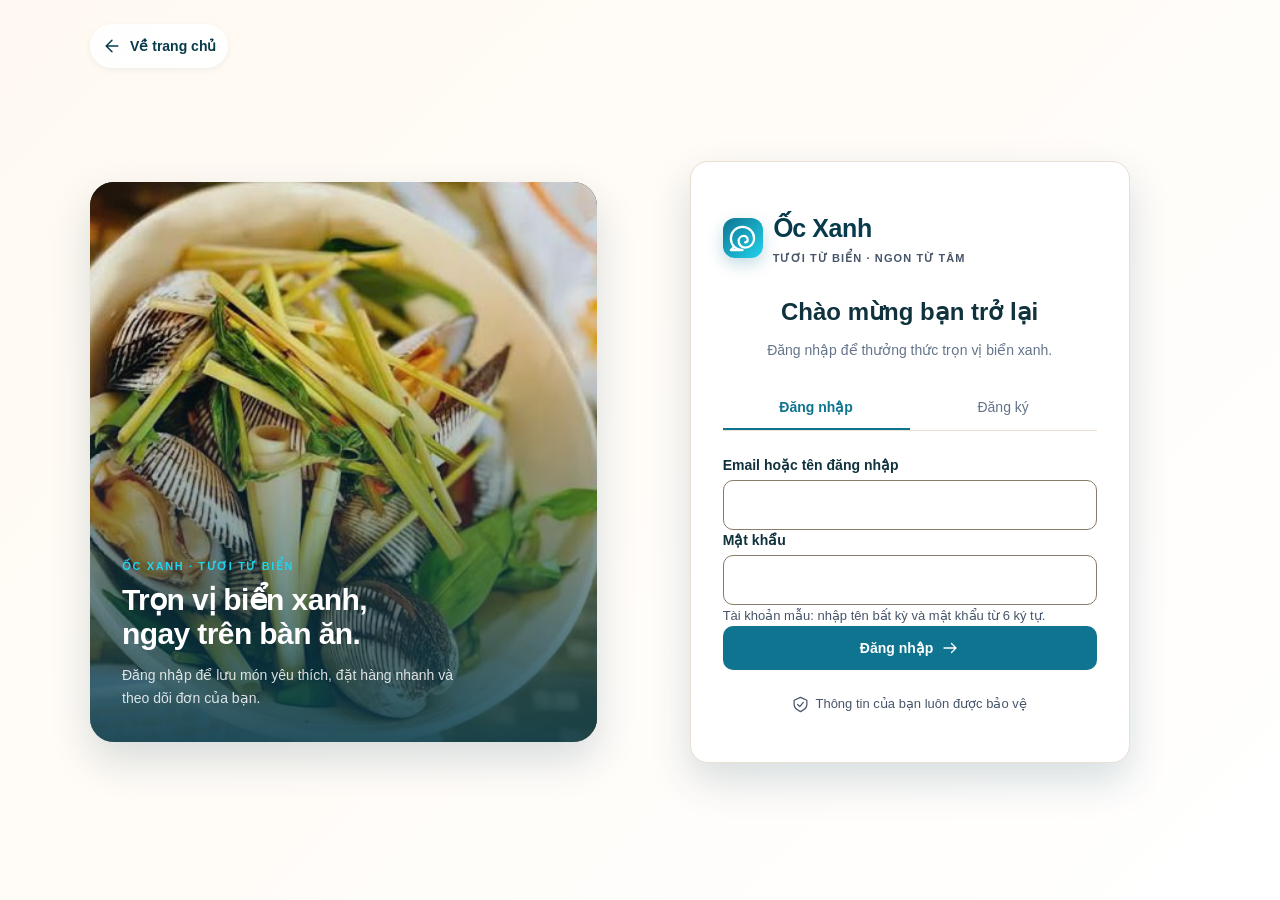
<file: login.html>
<!DOCTYPE html>
<html lang="vi">
<head>
  <meta charset="UTF-8">
  <meta name="viewport" content="width=device-width, initial-scale=1">
  <title>Đăng nhập — Ốc Xanh</title>
  <link rel="stylesheet" href="css/common.css">
  <link rel="stylesheet" href="css/shop.css">
</head>
<body>

  <!-- ========== TRANG ĐĂNG NHẬP / ĐĂNG KÝ KHÁCH HÀNG ========== -->
  <main class="auth-page auth-split">

    <!-- Nút quay về trang chủ -->
    <a href="index.html" class="back-link">
      <svg width="20" height="20" viewBox="0 0 24 24" fill="none" stroke="currentColor" stroke-width="1.75" stroke-linecap="round" stroke-linejoin="round" aria-hidden="true"><path d="M19 12H5M12 19l-7-7 7-7"/></svg>
      Về trang chủ
    </a>

    <!-- Ảnh giới thiệu -->
    <div class="auth-visual">
      <img src="images/products/so-long-hap-xa.jpg" alt="Sò lông hấp sả" width="800" height="1000" loading="eager" onerror="this.style.display='none'">
      <div class="auth-visual-content">
        <span class="auth-visual-eyebrow">ỐC XANH · TƯƠI TỪ BIỂN</span>
        <h2>Trọn vị biển xanh,<br>ngay trên bàn ăn.</h2>
        <p>Đăng nhập để lưu món yêu thích, đặt hàng nhanh và theo dõi đơn của bạn.</p>
      </div>
    </div>

    <!-- Thẻ đăng nhập -->
    <div class="auth-card">

      <!-- Logo -->
      <a href="index.html" class="logo" aria-label="Ốc Xanh — Về trang chủ">
        <span class="logo-mark">
          <svg width="31" height="31" viewBox="0 0 24 24" fill="none" stroke="currentColor" stroke-width="1.75" stroke-linecap="round" stroke-linejoin="round" aria-hidden="true"><path d="M12 21c-5 0-9-4-9-9a9 9 0 0 1 18 0c0 4-3 7-7 7a5 5 0 0 1-5-5 4 4 0 0 1 4-4 3 3 0 0 1 3 3 2 2 0 0 1-2 2M5 19l-2 2h9"/></svg>
        </span>
        <span>Ốc Xanh<small>TƯƠI TỪ BIỂN · NGON TỪ TÂM</small></span>
      </a>

      <!-- Tiêu đề (thay đổi tùy tab) -->
      <h1>Chào mừng bạn trở lại</h1>
      <p class="auth-subtitle">Đăng nhập để thưởng thức trọn vị biển xanh.</p>

      <!-- Tabs Đăng nhập / Đăng ký -->
      <div class="auth-tabs">
        <button class="is-active" type="button">Đăng nhập</button>
        <button type="button">Đăng ký</button>
      </div>

      <!-- ===== Form ĐĂNG NHẬP (hiện mặc định) ===== -->
      <form class="auth-form login-form" novalidate>

        <div class="field">
          <label for="login-username">Email hoặc tên đăng nhập</label>
          <input class="input" type="text" id="login-username" name="username" required autocomplete="username">
        </div>

        <div class="field">
          <label for="login-password">Mật khẩu</label>
          <input class="input" type="password" id="login-password" name="password" required minlength="6" autocomplete="current-password">
        </div>

        <p class="field-hint">Tài khoản mẫu: nhập tên bất kỳ và mật khẩu từ 6 ký tự.</p>

        <button class="btn btn-primary full" type="submit">
          Đăng nhập
          <svg width="18" height="18" viewBox="0 0 24 24" fill="none" stroke="currentColor" stroke-width="1.75" stroke-linecap="round" stroke-linejoin="round" aria-hidden="true"><path d="M4 12h16m-6-6 6 6-6 6"/></svg>
        </button>
      </form>

      <!-- ===== Form ĐĂNG KÝ (ẩn mặc định) ===== -->
      <form class="auth-form register-form" style="display:none" novalidate>

        <div class="field">
          <label for="reg-fullname">Họ và tên</label>
          <input class="input" type="text" id="reg-fullname" name="fullname" required>
        </div>

        <div class="field">
          <label for="reg-email">Email hoặc tên đăng nhập</label>
          <input class="input" type="text" id="reg-email" name="username" required autocomplete="username">
        </div>

        <div class="field">
          <label for="reg-phone">Số điện thoại</label>
          <input class="input" type="tel" id="reg-phone" name="phone" required>
        </div>

        <div class="field">
          <label for="reg-password">Mật khẩu</label>
          <input class="input" type="password" id="reg-password" name="password" required minlength="6" autocomplete="new-password">
        </div>

        <p class="field-hint">Tài khoản mẫu: nhập tên bất kỳ và mật khẩu từ 6 ký tự.</p>

        <button class="btn btn-primary full" type="submit">
          Tạo tài khoản
          <svg width="18" height="18" viewBox="0 0 24 24" fill="none" stroke="currentColor" stroke-width="1.75" stroke-linecap="round" stroke-linejoin="round" aria-hidden="true"><path d="M4 12h16m-6-6 6 6-6 6"/></svg>
        </button>
      </form>

      <!-- Chân thẻ -->
      <div class="auth-foot">
        <svg width="17" height="17" viewBox="0 0 24 24" fill="none" stroke="currentColor" stroke-width="1.75" stroke-linecap="round" stroke-linejoin="round" aria-hidden="true"><path d="m12 2 9 4v6c0 6-9 10-9 10S3 18 3 12V6zM8 12l3 3 5-6"/></svg>
        Thông tin của bạn luôn được bảo vệ
      </div>
    </div>

  </main>

  <!-- Toast -->
  <div class="toast" id="toast" role="status"></div>

  <!-- JS -->
  <script src="js/data.js"></script>
  <script src="js/utils.js"></script>
  <script src="js/auth.js"></script>

</body>
</html>
</file>
<file: css/common.css>
/* ============================================================
   COMMON.CSS – Styles dùng chung cho toàn bộ dự án web
   ============================================================
   Mục lục:
     1.  Design Tokens (CSS Custom Properties)
     2.  Reset / Base
     3.  Typography
     4.  Container
     5.  Nút bấm (Buttons)
     6.  Biểu mẫu (Form Fields)
     7.  Huy hiệu (Badges)
     8.  Bảng (Tables)
     9.  Modal
     10. Toast
     11. Keyframes (Hoạt ảnh)
     12. Reveal (hiệu ứng cuộn)
     13. Phân trang (Pagination)
     14. Giảm chuyển động (prefers-reduced-motion)
     15. Tiện ích trợ năng (.sr-only)
     16. Focus-visible toàn cục
   ============================================================ */


/* ==========================================================
   1. DESIGN TOKENS
   Các biến thiết kế – giá trị gốc dùng xuyên suốt dự án.
   ========================================================== */
:root {
  /* ---------- Dải màu biển (giữ tên --blue-* vì JS chèn inline style dùng chúng) ---------- */
  --blue-50:  #F0FAFB;
  --blue-100: #DDF3F6;
  --blue-200: #BAE8EE;
  --blue-300: #7CD4E0;
  --blue-400: #38B9CC;
  --blue-500: #1498B0;
  --blue-600: #0E7490;
  --blue-700: #0B5E75;
  --blue-800: #084B5E;
  --blue-900: #073B4C;
  --blue-950: #052E3B;

  /* ---------- Bảng màu hải sản ---------- */
  --deep:      #073B4C;
  --sea-700:   #0E7490;
  --sea-800:   #0B5E75;
  --aqua:      #22D3EE;
  --coral:     #FF6B4A;
  --cta:       #C2410C;
  --cta-hover: #9A3412;
  --sand:      #FFF6E9;
  --sand-2:    #FFE7CF;

  /* ---------- Màu trung tính & đường kẻ ---------- */
  --white:        #FFFFFF;
  --ink:          #10323D;
  --muted:        #5C737C;
  --ink-900:      #0F172A;
  --ink-800:      #1E3A44;
  --ink-700:      #334155;
  --ink-600:      #475569;
  --ink-500:      #64748B;
  --line:         #EADFD0;
  --line-strong:  #D8C6B0;
  --border-input: #8A7A68;
  --surface-soft: #FAF3E7;

  /* ---------- Màu ngữ nghĩa (semantic) ---------- */
  --color-bg:            var(--white);
  --color-text:          var(--ink);
  --color-text-muted:    var(--ink-600);
  --color-primary:       var(--sea-700);
  --color-primary-hover: var(--sea-800);
  --color-accent:        var(--aqua);
  --color-focus:         var(--sea-700);

  /* ---------- Trạng thái (status) ---------- */
  --info-bg:    var(--blue-100);  --info-fg:    var(--blue-800);
  --success-bg: #DCFCE7;          --success-fg: #166534;
  --warning-bg: #FEF3C7;          --warning-fg: #92400E;
  --danger-bg:  #FEE2E2;          --danger-fg:  #991B1B;
  --neutral-bg: #F1F5F9;          --neutral-fg: #334155;
  --danger:     #B91C1C;

  /* ---------- Font chữ ---------- */
  --font-sans: "Segoe UI", "Helvetica Neue", Helvetica, Arial, sans-serif;

  /* ---------- Kích thước chữ ---------- */
  --fs-xs:  13px;
  --fs-sm:  14px;
  --fs-base: 16px;
  --fs-lg:  18px;
  --fs-xl:  20px;
  --fs-2xl: 24px;
  --fs-3xl: 30px;
  --fs-4xl: 40px;

  /* ---------- Chiều cao dòng ---------- */
  --lh-tight:   1.2;
  --lh-base:    1.5;
  --lh-relaxed: 1.65;

  /* ---------- Khoảng cách (spacing) ---------- */
  --sp-1: 4px;
  --sp-2: 8px;
  --sp-3: 12px;
  --sp-4: 16px;
  --sp-5: 24px;
  --sp-6: 32px;
  --sp-7: 48px;
  --sp-8: 64px;
  --sp-9: 96px;

  /* ---------- Bo góc ---------- */
  --radius-sm:   10px;
  --radius:      14px;
  --radius-lg:   18px;
  --radius-pill: 999px;

  /* ---------- Đổ bóng ---------- */
  --shadow-sm: 0 2px 6px rgba(7, 59, 76, .06);
  --shadow-md: 0 10px 26px rgba(7, 59, 76, .10);
  --shadow-lg: 0 18px 40px rgba(7, 59, 76, .16);

  /* ---------- Chuyển động ---------- */
  --ease-out: cubic-bezier(.22, .61, .36, 1);
  --t-fast: 150ms;
  --t-base: 220ms;
  --t-slow: 400ms;

  /* ---------- Z-index ---------- */
  --z-header: 100;
  --z-drawer: 200;
  --z-modal:  300;
  --z-toast:  400;

  /* ---------- Bố cục ---------- */
  --container: 1200px;
  --header-h:  72px;
  --sidebar-w: 260px;
}


/* ==========================================================
   2. RESET / BASE
   Xoá margin, padding mặc định; đặt box-sizing border-box.
   ========================================================== */
*,
*::before,
*::after {
  margin: 0;
  padding: 0;
  box-sizing: border-box;
}

html {
  /* Cuộn mượt cho liên kết neo */
  scroll-behavior: smooth;
  -webkit-text-size-adjust: 100%;
}

body {
  font-family: var(--font-sans);
  font-size: var(--fs-base);
  line-height: var(--lh-base);
  color: var(--color-text);
  background-color: var(--color-bg);
  -webkit-font-smoothing: antialiased;
  -moz-osx-font-smoothing: grayscale;
}

/* Xoá gạch chân mặc định cho liên kết */
a {
  color: var(--color-primary);
  text-decoration: none;
}

a:hover {
  color: var(--color-primary-hover);
  text-decoration: underline;
}

/* Ảnh responsive mặc định */
img,
svg,
video {
  display: block;
  max-width: 100%;
  height: auto;
}

/* Danh sách không có dấu đầu dòng khi dùng trong component */
ul,
ol {
  list-style: none;
}


/* ==========================================================
   3. TYPOGRAPHY
   Hệ thống tiêu đề & đoạn văn – hỗ trợ tiếng Việt (Arial).
   ========================================================== */
h1, h2, h3, h4, h5, h6 {
  font-weight: 700;
  line-height: var(--lh-tight);
  color: var(--color-text);
}

h1 { font-size: var(--fs-4xl); }
h2 { font-size: var(--fs-3xl); }
h3 { font-size: var(--fs-2xl); }
h4 { font-size: var(--fs-xl);  }
h5 { font-size: var(--fs-lg);  }
h6 { font-size: var(--fs-base); }

p {
  line-height: var(--lh-relaxed);
  color: var(--color-text);
}

small {
  font-size: var(--fs-sm);
}


/* ==========================================================
   4. CONTAINER
   Khối chứa nội dung chính – giới hạn chiều rộng tối đa.
   ========================================================== */
.container {
  width: 100%;
  max-width: var(--container);
  margin-inline: auto;
  padding-inline: var(--sp-5);
}


/* ==========================================================
   5. NÚT BẤM (BUTTONS)
   Các biến thể: primary, secondary, ghost, danger, icon.
   ========================================================== */
.btn {
  display: inline-flex;
  align-items: center;
  justify-content: center;
  gap: var(--sp-2);
  padding: var(--sp-3) var(--sp-5);
  font-family: var(--font-sans);
  font-size: var(--fs-sm);
  font-weight: 600;
  line-height: var(--lh-tight);
  min-height: 44px;
  border: 1px solid transparent;
  border-radius: var(--radius-sm);
  cursor: pointer;
  transition:
    background-color var(--t-fast) var(--ease-out),
    border-color var(--t-fast) var(--ease-out),
    box-shadow var(--t-fast) var(--ease-out);
  white-space: nowrap;
  user-select: none;
  text-decoration: none;
}

/* --- Nút chính (Primary) --- */
.btn-primary {
  background-color: var(--color-primary);
  color: var(--white);
}

.btn-primary:hover {
  background-color: var(--color-primary-hover);
}

/* --- Nút phụ (Secondary) --- */
.btn-secondary {
  background-color: var(--white);
  color: var(--color-primary);
  border-color: var(--line-strong);
}

.btn-secondary:hover {
  background-color: var(--blue-50);
  border-color: var(--color-primary);
}

/* --- Nút trong suốt (Ghost) --- */
.btn-ghost {
  background-color: transparent;
  color: var(--color-primary);
}

.btn-ghost:hover {
  background-color: var(--blue-50);
}

/* --- Nút nguy hiểm (Danger) --- */
.btn-danger {
  background-color: var(--danger);
  color: var(--white);
}

.btn-danger:hover {
  background-color: #991B1B;
}

/* --- Nút biểu tượng (Icon-only) --- */
.btn-icon {
  padding: var(--sp-2);
  background-color: transparent;
  color: var(--ink-600);
  border-radius: var(--radius-sm);
}

.btn-icon:hover {
  background-color: var(--neutral-bg);
  color: var(--color-text);
}

/* --- Trạng thái vô hiệu hoá --- */
.btn[disabled] {
  opacity: 0.45;
  cursor: not-allowed;
  pointer-events: none;
}


/* ==========================================================
   6. BIỂU MẪU (FORM FIELDS)
   Bao gồm: .field, .input, .select, .textarea, lỗi & gợi ý.
   ========================================================== */

/* Nhóm trường – chứa label + input + thông báo */
.field {
  display: flex;
  flex-direction: column;
  gap: var(--sp-1);
}

/* Label */
.field label {
  font-size: var(--fs-sm);
  font-weight: 600;
  color: var(--color-text);
}

/* Input text, email, password, number, … */
.input,
.select,
.textarea {
  width: 100%;
  padding: var(--sp-3) var(--sp-4);
  font-family: var(--font-sans);
  font-size: var(--fs-base);
  line-height: var(--lh-base);
  color: var(--color-text);
  background-color: var(--white);
  border: 1px solid var(--border-input);
  border-radius: var(--radius-sm);
  transition:
    border-color var(--t-fast) var(--ease-out),
    box-shadow var(--t-fast) var(--ease-out);
  outline: none;
}

.input:focus,
.select:focus,
.textarea:focus {
  border-color: var(--color-focus);
  box-shadow: 0 0 0 3px rgba(14, 116, 144, .22);
}

/* Placeholder */
.input::placeholder,
.textarea::placeholder {
  color: var(--ink-500);
}

/* Select – thêm mũi tên */
.select {
  appearance: none;
  background-image: url("data:image/svg+xml,%3Csvg xmlns='http://www.w3.org/2000/svg' width='12' height='8' fill='none'%3E%3Cpath d='M1 1.5 6 6l5-4.5' stroke='%23475569' stroke-width='1.5' stroke-linecap='round' stroke-linejoin='round'/%3E%3C/svg%3E");
  background-repeat: no-repeat;
  background-position: right var(--sp-4) center;
  padding-right: var(--sp-7);
  cursor: pointer;
}

/* Textarea – cho phép kéo dọc */
.textarea {
  resize: vertical;
  min-height: 100px;
}

/* --- Trạng thái lỗi --- */
.field.has-error .input,
.field.has-error .select,
.field.has-error .textarea {
  border-color: var(--danger);
}

.field.has-error .input:focus,
.field.has-error .select:focus,
.field.has-error .textarea:focus {
  box-shadow: 0 0 0 3px rgba(185, 28, 28, .15);
}

/* Dòng thông báo lỗi */
.field-error {
  font-size: var(--fs-xs);
  color: var(--danger);
}

/* Dòng gợi ý */
.field-hint {
  font-size: var(--fs-xs);
  color: var(--color-text-muted);
}


/* ==========================================================
   7. HUY HIỆU (BADGES)
   Nhãn trạng thái nhỏ – 5 biến thể ngữ nghĩa.
   ========================================================== */
.badge {
  display: inline-flex;
  align-items: center;
  gap: var(--sp-1);
  padding: var(--sp-1) var(--sp-3);
  font-size: var(--fs-xs);
  font-weight: 600;
  line-height: var(--lh-tight);
  border-radius: var(--radius-pill);
  white-space: nowrap;
}

/* --- Thành công (xanh lá) --- */
.badge-success {
  background-color: var(--success-bg);
  color: var(--success-fg);
}

/* --- Cảnh báo (vàng) --- */
.badge-warning {
  background-color: var(--warning-bg);
  color: var(--warning-fg);
}

/* --- Nguy hiểm (đỏ) --- */
.badge-danger {
  background-color: var(--danger-bg);
  color: var(--danger-fg);
}

/* --- Thông tin (xanh dương) --- */
.badge-info {
  background-color: var(--info-bg);
  color: var(--info-fg);
}

/* --- Trung tính (xám) --- */
.badge-neutral {
  background-color: var(--neutral-bg);
  color: var(--neutral-fg);
}


/* ==========================================================
   8. BẢNG (TABLES)
   Bảng dữ liệu có cuộn ngang trên mobile.
   ========================================================== */

/* Vỏ ngoài cho phép cuộn ngang */
.table-scroll {
  width: 100%;
  overflow-x: auto;
  -webkit-overflow-scrolling: touch;
}

.table {
  width: 100%;
  border-collapse: collapse;
  font-size: var(--fs-sm);
}

.table th,
.table td {
  padding: var(--sp-3) var(--sp-4);
  text-align: left;
  border-bottom: 1px solid var(--line);
}

.table th {
  font-weight: 600;
  color: var(--color-text-muted);
  background-color: var(--surface-soft);
  white-space: nowrap;
}

.table td {
  color: var(--color-text);
}

/* Dòng hover – tăng khả năng đọc */
.table tbody tr:hover {
  background-color: var(--blue-50);
}


/* ==========================================================
   9. MODAL
   Hộp thoại trung tâm – ẩn mặc định, hiện khi .is-open.
   ========================================================== */

/* Lớp phủ nền mờ */
.overlay {
  display: none;
  position: fixed;
  inset: 0;
  z-index: var(--z-modal);
  background-color: rgba(15, 23, 42, .45);
  align-items: center;
  justify-content: center;
  padding: var(--sp-5);
}

/* Hiển thị overlay khi mở */
.overlay.is-open {
  display: flex;
}

/* Hộp modal */
.modal {
  position: relative;
  width: 100%;
  max-width: 520px;
  max-height: 90vh;
  overflow-y: auto;
  background-color: var(--white);
  border-radius: var(--radius-lg);
  box-shadow: var(--shadow-lg);
  padding: var(--sp-6);
  animation: fade-up var(--t-base) var(--ease-out);
}

/* Nút đóng modal */
.modal-close {
  position: absolute;
  top: var(--sp-4);
  right: var(--sp-4);
  display: inline-flex;
  align-items: center;
  justify-content: center;
  width: 36px;
  height: 36px;
  background: none;
  border: none;
  border-radius: var(--radius-sm);
  color: var(--ink-500);
  font-size: var(--fs-xl);
  cursor: pointer;
  transition: background-color var(--t-fast) var(--ease-out);
}

.modal-close:hover {
  background-color: var(--neutral-bg);
  color: var(--color-text);
}


/* ==========================================================
   10. TOAST
   Thông báo tạm – hiện ở góc trên, tự ẩn.
   ========================================================== */
.toast {
  display: none;
  position: fixed;
  top: var(--sp-5);
  right: var(--sp-5);
  z-index: var(--z-toast);
  min-width: 280px;
  max-width: 420px;
  padding: var(--sp-4) var(--sp-5);
  border-radius: var(--radius);
  background-color: var(--white);
  box-shadow: var(--shadow-md);
  font-size: var(--fs-sm);
  color: var(--color-text);
  animation: fade-up var(--t-base) var(--ease-out);
}

/* Hiển thị toast */
.toast.is-open {
  display: flex;
  align-items: center;
  gap: var(--sp-3);
}


/* ==========================================================
   11. KEYFRAMES (HOẠT ẢNH)
   Các hiệu ứng chuyển động dùng chung.
   ========================================================== */

/* Trượt lên + mờ dần vào */
@keyframes fade-up {
  from {
    opacity: 0;
    transform: translateY(12px);
  }
  to {
    opacity: 1;
    transform: translateY(0);
  }
}

/* Mờ dần vào */
@keyframes fade {
  from { opacity: 0; }
  to   { opacity: 1; }
}

/* Trượt vào từ bên phải */
@keyframes slide-in {
  from {
    opacity: 0;
    transform: translateX(20px);
  }
  to {
    opacity: 1;
    transform: translateX(0);
  }
}

/* Chuyển động sóng (trang trí) */
@keyframes wave-move {
  0%   { transform: translateX(0); }
  100% { transform: translateX(-50%); }
}


/* ==========================================================
   12. REVEAL (HIỆU ỨNG CUỘN / TẢI TRANG)
   Phần tử xuất hiện dần với keyframes - không bị ẩn nếu JS không chạy.
   ========================================================== */
.reveal {
  animation: fade-up var(--t-slow) var(--ease-out) both;
  animation-delay: calc(var(--i, var(--reveal-i, 0)) * 60ms);
}

/* Khi phần tử đã hiện */
.reveal.is-visible {
  opacity: 1;
  transform: translateY(0);
}


/* ==========================================================
   13. PHÂN TRANG (PAGINATION)
   Danh sách trang – căn giữa, bo tròn hiện đại, bóng đổ êm ái
   ========================================================== */
.pagination {
  display: flex;
  align-items: center;
  justify-content: center;
  gap: 8px;
  padding: 32px 0 16px;
}

.pagination a,
.pagination span,
.pagination button {
  display: inline-flex;
  align-items: center;
  justify-content: center;
  min-width: 44px;
  height: 44px;
  padding: 0 14px;
  font-family: inherit;
  font-size: 15px;
  font-weight: 600;
  color: var(--ink-700);
  background: var(--white);
  border: 1.5px solid var(--line);
  border-radius: 10px;
  text-decoration: none;
  cursor: pointer;
  outline: none;
  box-shadow: 0 1px 3px rgba(7, 59, 76, 0.06);
  transition: all 0.2s cubic-bezier(0.4, 0, 0.2, 1);
  user-select: none;
  line-height: 1;
}

.pagination a:hover,
.pagination button:hover:not(:disabled):not(.is-disabled) {
  background-color: var(--sand);
  border-color: var(--sea-700);
  color: var(--sea-700);
  transform: translateY(-2px);
  box-shadow: 0 4px 12px rgba(14, 116, 144, 0.18);
}

/* Trang hiện tại (Active) */
.pagination .is-active,
.pagination button.is-active {
  background: var(--sea-700) !important;
  border-color: var(--sea-700) !important;
  color: #ffffff !important;
  font-weight: 700 !important;
  box-shadow: 0 4px 12px rgba(14, 116, 144, 0.35) !important;
  transform: translateY(-1px);
  pointer-events: none;
}

/* Nút bị vô hiệu (Disabled - đầu hoặc cuối trang) */
.pagination .is-disabled,
.pagination button:disabled,
.pagination button.is-disabled {
  opacity: 0.4;
  background: var(--surface-soft) !important;
  border-color: var(--line) !important;
  color: var(--ink-500) !important;
  box-shadow: none !important;
  cursor: not-allowed;
  pointer-events: none;
  transform: none !important;
}


/* ==========================================================
   14. GIẢM CHUYỂN ĐỘNG
   Tắt animation & transition cho người dùng nhạy cảm.
   ========================================================== */
@media (prefers-reduced-motion: reduce) {
  *,
  *::before,
  *::after {
    animation-duration: 0.01ms !important;
    animation-iteration-count: 1 !important;
    transition-duration: 0.01ms !important;
    scroll-behavior: auto !important;
  }
}


/* ==========================================================
   15. TIỆN ÍCH TRỢ NĂNG (.sr-only)
   Ẩn khỏi giao diện nhưng vẫn đọc được bởi trình đọc màn hình.
   ========================================================== */
.sr-only {
  position: absolute;
  width: 1px;
  height: 1px;
  padding: 0;
  margin: -1px;
  overflow: hidden;
  clip: rect(0, 0, 0, 0);
  white-space: nowrap;
  border: 0;
}


/* ==========================================================
   16. FOCUS-VISIBLE TOÀN CỤC
   Viền focus chỉ hiện khi dùng bàn phím – cải thiện trợ năng.
   ========================================================== */
:focus-visible {
  outline: 2px solid var(--color-focus);
  outline-offset: 2px;
}
</file>
<file: css/shop.css>
/* ============================================================
   SHOP.CSS – Styles riêng cho trang khách hàng
   ============================================================
   Dùng cho: index.html, login.html
   Nạp sau common.css

   Mục lục:
     1.  Header (thanh điều hướng trên cùng)
     2.  Hero (banner chính)
     3.  Sóng (wave effect)
     4.  Thẻ loại sản phẩm (Category Cards)
     5.  Sản phẩm (Product Grid & Cards)
     6.  Chip lọc loại
     7.  Tìm kiếm nâng cao (Advanced Filter)
     8.  Phân trang (đã có base ở common, bổ sung)
     9.  Ngăn kéo giỏ hàng (Cart Drawer)
     10. Thanh toán (Checkout)
     11. Xem lại đơn hàng / Lịch sử
     12. Thông tin cá nhân (Profile)
     13. Đăng nhập / Đăng ký (Auth)
     14. Footer
     15. Lợi ích (Benefits)
     16. Trạng thái rỗng (Empty State)
     17. Section ẩn/hiện
     18. Responsive
   ============================================================ */


/* ==========================================================
   1. HEADER
   Thanh trên cùng: cố định khi cuộn, chứa logo, menu, tìm kiếm,
   giỏ hàng, tài khoản.
   ========================================================== */
.header {
  position: sticky;
  top: 0;
  z-index: var(--z-header);
  height: var(--header-h);
  background: var(--white);
  border-bottom: 1px solid var(--line);
}

.header-inner {
  display: flex;
  align-items: center;
  gap: var(--sp-4);
  height: 100%;
}

/* ----- Logo ----- */
.logo {
  display: inline-flex;
  align-items: center;
  gap: 10px;
  color: var(--deep);
  font-size: 25px;
  font-weight: 800;
  letter-spacing: -.4px;
  text-decoration: none;
  white-space: nowrap;
  padding: 0;
  width: fit-content;
}

.logo:hover {
  text-decoration: none;
  color: var(--deep);
}

.logo > span:last-child {
  display: inline-block;
}

.logo-mark {
  display: grid;
  place-items: center;
  width: 40px;
  height: 40px;
  flex-shrink: 0;
  border-radius: 12px;
  background: linear-gradient(135deg, var(--sea-700), var(--aqua));
  color: var(--white);
  box-shadow: 0 6px 16px rgba(14, 116, 144, .25);
}

.logo small {
  display: block;
  font-size: 11px;
  letter-spacing: 1.1px;
  margin-top: 2px;
  color: var(--ink-600);
  font-weight: 700;
}

/* ----- Menu chính ----- */
.main-nav {
  display: flex;
  gap: var(--sp-5);
  height: 100%;
  align-items: center;
}

.main-nav a,
.main-nav button {
  position: relative;
  display: flex;
  align-items: center;
  height: 100%;
  padding: 0;
  font-size: var(--fs-sm);
  font-weight: 600;
  color: var(--ink-700);
  text-decoration: none;
  white-space: nowrap;
  background: none;
  border: none;
  cursor: pointer;
}

.main-nav a:hover,
.main-nav button:hover,
.main-nav .nav-active {
  color: var(--sea-700);
  text-decoration: none;
}

/* Gạch chân trượt ra khi hover / active */
.main-nav a::after,
.main-nav button::after {
  content: "";
  position: absolute;
  bottom: 0;
  left: 0;
  right: 0;
  height: 3px;
  background: var(--sea-700);
  border-radius: 3px;
  transform: scaleX(0);
  transform-origin: center;
  transition: transform var(--t-base) var(--ease-out);
}

/* Gạch chân màu xanh CHỈ hiện ở mục đang active */
.main-nav .nav-active::after {
  transform: scaleX(1);
}

/* ----- Khu vực bên phải header ----- */
.header-actions {
  display: flex;
  align-items: center;
  gap: var(--sp-2);
  margin-left: var(--sp-2);
}

/* Ô tìm kiếm nhanh */
.quick-search {
  display: flex;
  align-items: center;
  gap: var(--sp-2);
  height: 44px;
  margin-left: auto;
  padding: 0 14px;
  border: 1px solid var(--line);
  border-radius: var(--radius-pill);
  background: var(--sand);
  color: var(--ink-600);
  transition:
    border-color var(--t-fast) var(--ease-out),
    box-shadow var(--t-fast) var(--ease-out),
    background var(--t-fast) var(--ease-out);
}

.quick-search:focus-within {
  border-color: var(--sea-700);
  background: var(--white);
  box-shadow: 0 0 0 3px rgba(14, 116, 144, .14);
}

.quick-search input {
  height: 42px;
  border: none;
  background: none;
  width: 200px;
  font-size: var(--fs-sm);
  font-family: var(--font-sans);
  color: var(--ink-900);
}

.quick-search input::placeholder {
  color: var(--ink-500);
}

/* Nút chỉ icon (giỏ hàng, hamburger) */
.icon-button {
  display: inline-flex;
  align-items: center;
  justify-content: center;
  width: 44px;
  height: 44px;
  border-radius: 12px;
  background: none;
  border: none;
  cursor: pointer;
  color: var(--ink-700);
  transition: background var(--t-fast), color var(--t-fast);
}

.icon-button:hover {
  background: var(--sand);
  color: var(--sea-700);
}

/* Nút giỏ hàng */
.cart-button {
  position: relative;
}

.cart-count {
  position: absolute;
  right: 2px;
  top: 2px;
  display: grid;
  place-items: center;
  background: var(--cta);
  color: var(--white);
  height: 20px;
  min-width: 20px;
  font-size: 13px;
  font-weight: 700;
  border-radius: 50%;
  border: 2px solid var(--white);
}

/* Khu tài khoản */
.account {
  position: relative;
}

.account-button {
  display: flex;
  gap: var(--sp-2);
  align-items: center;
  height: 44px;
  white-space: nowrap;
  font-size: var(--fs-sm);
  font-weight: 600;
  background: none;
  border: none;
  cursor: pointer;
  color: var(--ink-700);
  padding: 0;
}

.account-button:hover {
  color: var(--sea-700);
  text-decoration: none;
}

.account-dropdown {
  position: absolute;
  right: 0;
  top: 52px;
  width: 200px;
  padding: var(--sp-2);
  background: var(--white);
  box-shadow: var(--shadow-lg);
  border: 1px solid var(--line);
  border-radius: var(--radius);
  display: none;
}

.account-dropdown.is-open {
  display: block;
}

.account-dropdown button,
.account-dropdown a {
  display: block;
  width: 100%;
  padding: var(--sp-3);
  text-align: left;
  background: none;
  border: none;
  cursor: pointer;
  color: var(--ink-700);
  text-decoration: none;
  font-size: var(--fs-sm);
  border-radius: var(--radius-sm);
}

.account-dropdown button:hover,
.account-dropdown a:hover {
  background: var(--sand);
  color: var(--sea-700);
}

/* Nút hamburger – chỉ hiện trên mobile */
.mobile-toggle {
  display: none;
}


/* ==========================================================
   2. HERO
   Banner chia đôi: nền kem + ảnh món thật xếp lớp.
   ========================================================== */
.hero {
  position: relative;
  overflow: hidden;
  background: linear-gradient(135deg, #FFFAF2 0%, #FFEEDB 55%, #FFE1C4 100%);
  color: var(--ink-900);
}

.hero::before {
  content: "";
  position: absolute;
  width: 460px;
  height: 460px;
  right: -120px;
  top: -170px;
  border-radius: 50%;
  background: radial-gradient(circle, rgba(34, 211, 238, .22), transparent 66%);
  pointer-events: none;
}

.hero::after {
  content: "";
  position: absolute;
  width: 200px;
  height: 200px;
  left: 42%;
  bottom: -110px;
  border-radius: 50%;
  border: 1px dashed rgba(14, 116, 144, .22);
  pointer-events: none;
}

.hero-inner {
  position: relative;
  z-index: 2;
  display: grid;
  grid-template-columns: 1.02fr .98fr;
  gap: var(--sp-6);
  align-items: center;
  min-height: 460px;
  padding-top: var(--sp-6);
  padding-bottom: var(--sp-7);
}

.hero-copy {
  max-width: 560px;
}

.hero-label {
  display: inline-flex;
  gap: var(--sp-2);
  align-items: center;
  background: rgba(14, 116, 144, .08);
  border: 1px solid rgba(14, 116, 144, .2);
  border-radius: var(--radius-pill);
  padding: 7px var(--sp-3);
  font-size: 11px;
  letter-spacing: 1.4px;
  font-weight: 800;
  color: var(--sea-700);
}

.hero-label > span {
  width: 6px;
  height: 6px;
  background: var(--aqua);
  border-radius: 50%;
  box-shadow: 0 0 0 3px rgba(34, 211, 238, .2);
}

.hero h1 {
  color: var(--deep);
  font-size: 44px;
  line-height: 1.1;
  letter-spacing: -0.7px;
  margin: var(--sp-4) 0 var(--sp-3);
}

.hero p {
  font-size: 15px;
  line-height: 1.75;
  color: var(--ink-600);
  max-width: 470px;
}

.hero-actions {
  display: flex;
  align-items: center;
  gap: var(--sp-3);
  flex-wrap: wrap;
  margin-top: var(--sp-5);
}

.hero-cta {
  background: var(--cta);
  color: var(--white);
  border-radius: var(--radius);
  font-size: var(--fs-sm);
  padding: 14px 22px;
  box-shadow: 0 10px 24px rgba(194, 65, 12, .28);
}

.hero-cta:hover {
  background: var(--cta-hover);
  color: var(--white);
  text-decoration: none;
  box-shadow: 0 14px 28px rgba(154, 52, 18, .3);
  transform: translateY(-1px);
}

.hero-cta-secondary {
  background: var(--white);
  color: var(--deep);
  border: 1.5px solid #E9D6C0;
  border-radius: var(--radius);
  font-size: var(--fs-sm);
  padding: 13px 20px;
}

.hero-cta-secondary:hover {
  border-color: var(--sea-700);
  color: var(--sea-700);
  text-decoration: none;
}

.hero-assurance {
  display: flex;
  gap: var(--sp-4);
  font-size: 13px;
  color: var(--ink-600);
  margin-top: var(--sp-5);
  flex-wrap: wrap;
}

.hero-assurance span {
  display: flex;
  gap: 6px;
  align-items: center;
}

.hero-assurance svg {
  color: var(--sea-700);
  flex-shrink: 0;
}

/* Ảnh xếp lớp bên phải */
.hero-art {
  position: relative;
  min-height: 380px;
  background: var(--sand-2);
  border-radius: 24px;
}

.hero-photo-main {
  position: absolute;
  right: 12px;
  top: 10px;
  width: 76%;
  height: 300px;
  object-fit: cover;
  border: 6px solid var(--white);
  border-radius: 20px;
  box-shadow: 0 18px 40px rgba(7, 59, 76, .22);
  transform: rotate(-3deg);
  animation: hero-float 6s ease-in-out infinite;
}

.hero-photo-small {
  position: absolute;
  left: 6px;
  bottom: 8px;
  width: 132px;
  height: 112px;
  object-fit: cover;
  border: 5px solid var(--white);
  border-radius: 16px;
  box-shadow: 0 14px 30px rgba(7, 59, 76, .22);
  transform: rotate(5deg);
}

.hero-fresh {
  position: absolute;
  right: 14px;
  bottom: 14px;
  width: 76px;
  height: 76px;
  border-radius: 50%;
  background: var(--deep);
  color: var(--white);
  display: flex;
  flex-direction: column;
  align-items: center;
  justify-content: center;
  font-size: 11px;
  letter-spacing: .4px;
  text-align: center;
  box-shadow: 0 10px 24px rgba(7, 59, 76, .32);
}

.hero-fresh b {
  font-size: 13px;
  letter-spacing: 0;
}

@keyframes hero-float {
  0%, 100% { transform: rotate(-3deg) translateY(0); }
  50% { transform: rotate(-3deg) translateY(-8px); }
}

/* Bong bóng trang trí */
.hero-bubbles {
  position: absolute;
  inset: 0;
  pointer-events: none;
}

.hero-bubbles span {
  position: absolute;
  border-radius: 50%;
  background: radial-gradient(circle at 30% 30%, rgba(34, 211, 238, .35), rgba(34, 211, 238, .04));
  animation: bubble-float 16s ease-in-out infinite;
}

.hero-bubbles span:nth-child(1) { width: 26px; height: 26px; left: 6%; top: 22%; }
.hero-bubbles span:nth-child(2) { width: 16px; height: 16px; left: 46%; top: 16%; animation-delay: -5s; }
.hero-bubbles span:nth-child(3) {
  width: 34px;
  height: 34px;
  right: 8%;
  top: 58%;
  animation-delay: -9s;
  background: radial-gradient(circle at 30% 30%, var(--coral), rgba(255, 107, 74, .04));
}

@keyframes bubble-float {
  0%, 100% { transform: translateY(0); opacity: .8; }
  50% { transform: translateY(-14px); opacity: .35; }
}


/* ==========================================================
   3. SÓNG (WAVE)
   Hai lớp sóng SVG nối hero vào phần nền trắng bên dưới.
   Dùng data-URI nên chạy được khi mở file://.
   ========================================================== */
.wave {
  position: absolute;
  left: 0;
  bottom: -20px;
  width: 100%;
  height: 80px;
  overflow: hidden;
  pointer-events: none;
}

.wave::before,
.wave::after {
  content: "";
  position: absolute;
  left: 0;
  bottom: 0;
  width: 200%;
  height: 100%;
  background-repeat: repeat-x;
  background-size: 50% 100%;
}

.wave::before {
  background-image: url("data:image/svg+xml,%3Csvg xmlns='http://www.w3.org/2000/svg' viewBox='0 0 1200 80' preserveAspectRatio='none'%3E%3Cpath d='M0 40 C150 0 350 80 600 40 C850 0 1050 80 1200 40 V80 H0 Z' fill='%23ffffff' fill-opacity='.5'/%3E%3C/svg%3E");
  animation: wave-move 18s linear infinite reverse;
}

.wave::after {
  background-image: url("data:image/svg+xml,%3Csvg xmlns='http://www.w3.org/2000/svg' viewBox='0 0 1200 80' preserveAspectRatio='none'%3E%3Cpath d='M0 40 C150 0 350 80 600 40 C850 0 1050 80 1200 40 V80 H0 Z' fill='%23ffffff'/%3E%3C/svg%3E");
  animation: wave-move 12s linear infinite;
}


/* ==========================================================
   4. THẺ LOẠI SẢN PHẨM (CATEGORY CARDS)
   Lưới 6 ô: icon SVG + tên loại.
   ========================================================== */
.section-heading {
  display: flex;
  align-items: flex-end;
  justify-content: space-between;
  gap: var(--sp-5);
  margin-bottom: var(--sp-5);
}

.eyebrow {
  display: block;
  font-size: 11px;
  color: var(--sea-700);
  font-weight: 800;
  letter-spacing: 1.6px;
  margin-bottom: var(--sp-2);
}

.section-heading p {
  color: var(--muted);
  font-size: var(--fs-sm);
  margin-bottom: var(--sp-1);
}

.categories-section {
  padding: var(--sp-6) 0;
}

.category-grid {
  display: grid;
  grid-template-columns: repeat(4, 1fr);
  gap: var(--sp-4);
}

.category-card {
  position: relative;
  display: block;
  aspect-ratio: 4 / 3;
  min-width: 0;
  border-radius: var(--radius-lg);
  overflow: hidden;
  background: var(--sand-2);
  text-decoration: none;
  color: var(--white);
  box-shadow: var(--shadow-sm);
  transition: transform var(--t-base) var(--ease-out),
              box-shadow var(--t-base) var(--ease-out);
}

.category-card:hover {
  transform: translateY(-4px);
  box-shadow: var(--shadow-lg);
  text-decoration: none;
  color: var(--white);
}

.category-media,
.category-media img {
  position: absolute;
  inset: 0;
  width: 100%;
  height: 100%;
}

.category-media img {
  object-fit: cover;
  display: block;
  transition: transform var(--t-base) var(--ease-out);
}

.category-card:hover .category-media img {
  transform: scale(1.06);
}

.category-overlay {
  position: absolute;
  inset: 0;
  background: linear-gradient(180deg, rgba(7, 59, 76, 0) 32%, rgba(7, 59, 76, .84) 100%);
}

.category-text {
  position: absolute;
  left: var(--sp-4);
  right: var(--sp-4);
  bottom: var(--sp-4);
  z-index: 2;
}

.category-text h3 {
  color: var(--white);
  font-size: 18px;
  font-weight: 800;
  line-height: 1.25;
  margin: 0 0 3px;
}

.category-text small {
  display: block;
  color: rgba(255, 255, 255, .86);
  font-size: var(--fs-xs);
}


/* ==========================================================
   5. SẢN PHẨM (PRODUCT GRID & CARDS)
   Lưới 4 cột, mỗi thẻ: ảnh 4:3, badge, tên, loại, giá, nút.
   ========================================================== */
.products-section {
  padding: var(--sp-4) 0 var(--sp-6);
}

.fresh-note {
  color: var(--ink-600);
  font-size: var(--fs-xs);
  display: flex;
  align-items: center;
  gap: 6px;
}

.fresh-note svg {
  color: var(--sea-700);
}

/* Thanh toolbar: chips + nút bộ lọc */
.product-toolbar {
  display: flex;
  justify-content: space-between;
  align-items: flex-start;
  gap: var(--sp-5);
  border-bottom: 1px solid var(--line);
  padding-bottom: var(--sp-5);
}

.filter-button {
  display: flex;
  align-items: center;
  gap: 7px;
  min-height: 44px;
  padding: 0 var(--sp-4);
  font-size: var(--fs-sm);
  font-weight: 600;
  white-space: nowrap;
  background: var(--white);
  border: 1px solid var(--line);
  border-radius: var(--radius-pill);
  cursor: pointer;
  color: var(--ink-700);
  transition: border-color var(--t-fast), color var(--t-fast), background var(--t-fast);
}

.filter-button:hover {
  border-color: var(--sea-700);
  color: var(--sea-700);
  background: var(--sand);
}

/* Dòng kết quả: "Hiển thị 1–8 trong 19 sản phẩm" + sắp xếp */
.results-row {
  display: flex;
  align-items: center;
  justify-content: space-between;
  gap: var(--sp-3);
  padding: var(--sp-5) 0 var(--sp-4);
  color: var(--ink-600);
  font-size: var(--fs-sm);
}

.results-row strong {
  color: var(--ink-800);
}

.results-row select {
  border: 1px solid var(--line);
  background: var(--white);
  color: var(--ink-700);
  font-family: var(--font-sans);
  font-size: var(--fs-sm);
  margin-left: 7px;
  padding: 8px 12px;
  min-height: 44px;
  border-radius: var(--radius-sm);
  cursor: pointer;
}

/* Lưới sản phẩm */
.product-grid {
  display: grid;
  gap: var(--sp-5);
  grid-template-columns: repeat(4, 1fr);
}

/* Thẻ sản phẩm */
.product-card {
  border: 1px solid var(--line);
  border-radius: var(--radius-lg);
  overflow: hidden;
  box-shadow: var(--shadow-sm);
  background: var(--white);
  transition: transform var(--t-base) var(--ease-out),
              box-shadow var(--t-base) var(--ease-out);
}

.product-card:hover {
  transform: translateY(-4px);
  box-shadow: var(--shadow-lg);
}

/* Khung ảnh */
.thumb {
  position: relative;
  aspect-ratio: 4 / 3;
  background: var(--sand-2);
  overflow: hidden;
  border-radius: var(--radius-lg) var(--radius-lg) 0 0;
  display: block;
  cursor: pointer;
}

.thumb img {
  width: 100%;
  height: 100%;
  object-fit: cover;
  transition: transform var(--t-base) var(--ease-out);
}

.product-card:hover .thumb img {
  transform: scale(1.05);
}

/* Badge trạng thái góc ảnh (Còn hàng / Sắp hết / Hết hàng) */
.thumb .stock-badge {
  position: absolute;
  top: 10px;
  left: 10px;
  right: auto;
  z-index: 2;
  box-shadow: 0 2px 8px rgba(7, 59, 76, .16);
  font-size: 13px;
  font-weight: 700;
  padding: 5px 10px;
  border-radius: var(--radius-pill);
  display: inline-flex;
  align-items: center;
  gap: 5px;
  line-height: 1;
}

.thumb .stock-badge.badge-success {
  background-color: #DCFCE7;
  color: #15803D;
  border: 1px solid #BBF7D0;
}

.thumb .stock-badge.badge-warning {
  background-color: #FEF3C7;
  color: #B45309;
  border: 1px solid #FDE68A;
}

.thumb .stock-badge.badge-danger {
  background-color: #FEE2E2;
  color: #B91C1C;
  border: 1px solid #FECACA;
}

/* Badge "Bán chạy" góc phải ảnh */
.thumb .favorite-badge {
  position: absolute;
  top: 10px;
  right: 10px;
  left: auto;
  z-index: 2;
  background: var(--cta);
  color: var(--white);
  font-size: 11px;
  font-weight: 800;
  letter-spacing: .2px;
  border-radius: 8px;
  padding: 5px 9px;
  box-shadow: 0 4px 10px rgba(194, 65, 12, .3);
  line-height: 1;
}

/* Chấm trạng thái trong badge */
.status-dot {
  width: 6px;
  height: 6px;
  border-radius: 50%;
  background: currentColor;
  display: inline-block;
}

/* Thân thẻ sản phẩm */
.product-body {
  padding: var(--sp-4);
}

.product-category {
  display: block;
  font-size: var(--fs-xs);
  color: var(--ink-600);
  margin-bottom: 6px;
}

.product-category > span {
  margin: 0 5px;
}

.product-title {
  font-weight: 800;
  font-size: var(--fs-base);
  color: var(--deep);
  text-decoration: none;
  line-height: 1.35;
  /* Cắt 2 dòng */
  display: -webkit-box;
  -webkit-line-clamp: 2;
  -webkit-box-orient: vertical;
  overflow: hidden;
  min-height: 43px;
}

.product-title:hover {
  color: var(--sea-700);
  text-decoration: none;
}

/* Giá tiền */
.price {
  color: var(--cta);
  font-weight: 800;
  font-size: 19px;
  margin: var(--sp-2) 0 var(--sp-3);
}

.price small {
  color: var(--ink-600);
  font-size: var(--fs-xs);
  font-weight: 500;
}

/* Nút "Thêm vào giỏ" */
.btn-add {
  background: var(--sand);
  border: 1px solid #F3D9B8;
  color: var(--sea-700);
  width: 100%;
  font-size: var(--fs-sm);
  border-radius: var(--radius-sm);
  display: inline-flex;
  align-items: center;
  justify-content: center;
  gap: var(--sp-2);
  min-height: 44px;
  font-weight: 800;
  cursor: pointer;
  transition: background var(--t-fast), color var(--t-fast), border-color var(--t-fast);
}

.btn-add:hover {
  background: var(--cta);
  border-color: var(--cta);
  color: var(--white);
}

.btn-add:disabled {
  background: var(--neutral-bg);
  color: var(--ink-600);
  border-color: var(--line);
  cursor: not-allowed;
}

/* Sản phẩm hết hàng: ảnh mờ (fallback tĩnh + card do JS render) */
.product-card.out-of-stock .thumb img,
.product-card:has(.stock-badge.badge-danger) .thumb img {
  opacity: 0.55;
}


/* ==========================================================
   6. CHIP LỌC LOẠI
   Viên thuốc cho phép lọc theo loại sản phẩm.
   ========================================================== */
.chips {
  display: flex;
  gap: var(--sp-2);
  flex-wrap: wrap;
}

.chip {
  padding: 0 var(--sp-4);
  min-height: 44px;
  display: inline-flex;
  align-items: center;
  background: var(--white);
  border: 1px solid var(--line);
  border-radius: var(--radius-pill);
  font-size: var(--fs-sm);
  font-weight: 600;
  white-space: nowrap;
  cursor: pointer;
  color: var(--ink-700);
  transition: background var(--t-fast), color var(--t-fast), border-color var(--t-fast);
}

.chip:hover {
  background: var(--sand);
  border-color: var(--line-strong);
}

.chip.is-active {
  background: var(--sea-700);
  color: var(--white);
  border-color: var(--sea-700);
}


/* ==========================================================
   7. TÌM KIẾM NÂNG CAO (ADVANCED FILTER)
   Khung lọc: tên, loại, giá từ-đến, nút Tìm + Xóa lọc.
   ========================================================== */
.advanced-filter {
  padding: var(--sp-5);
  background: var(--sand);
  border: 1px solid var(--line);
  border-radius: var(--radius-lg);
  margin-top: var(--sp-4);
  display: grid;
  grid-template-columns: 1.4fr 1fr 1fr 1fr auto auto;
  gap: var(--sp-3);
  align-items: end;
}

.advanced-filter .field {
  margin-bottom: 0;
}

.advanced-filter .btn {
  min-height: 44px;
}

.advanced-filter button[type="submit"] {
  background: var(--cta);
  border-color: var(--cta);
  color: var(--white);
}

.advanced-filter button[type="submit"]:hover {
  background: var(--cta-hover);
  border-color: var(--cta-hover);
}

.advanced-filter .btn-secondary {
  background: var(--white);
  border-color: var(--line);
  color: var(--sea-700);
}

.advanced-filter .btn-secondary:hover {
  background: var(--sand);
  border-color: var(--sea-700);
}

/* Modal chi tiết sản phẩm */
.product-modal {
  max-width: 760px;
  display: grid;
  grid-template-columns: .9fr 1.1fr;
  gap: var(--sp-5);
  align-items: start;
  padding: var(--sp-5);
}

.product-modal > img {
  width: 100%;
  height: 100%;
  min-height: 280px;
  object-fit: cover;
  border-radius: var(--radius);
  background: var(--sand-2);
}

.product-modal h2 {
  font-size: 24px;
  color: var(--deep);
  margin-bottom: var(--sp-2);
}

.product-modal .price {
  font-size: 24px;
  margin: var(--sp-3) 0 var(--sp-4);
}

.product-modal .btn-primary {
  background: var(--cta);
  color: var(--white);
}

.product-modal .btn-primary:hover {
  background: var(--cta-hover);
}

.product-modal .field {
  max-width: 180px;
}


/* ==========================================================
   9. NGĂN KÉO GIỎ HÀNG (CART DRAWER)
   Trượt từ phải, rộng 420px, chứa danh sách SP + tổng tiền.
   Nằm trong .overlay (ẩn mặc định từ common.css).
   ========================================================== */
.drawer-overlay {
  padding: 0;
  justify-content: flex-end;
}

.cart-drawer {
  width: 420px;
  max-width: 100%;
  height: 100%;
  background: var(--white);
  display: flex;
  flex-direction: column;
  animation: slide-in var(--t-slow) var(--ease-out);
}

.drawer-header {
  padding: var(--sp-5) var(--sp-5);
  border-bottom: 1px solid var(--line);
  display: flex;
  align-items: center;
  justify-content: space-between;
}

.drawer-header h2 {
  font-size: var(--fs-2xl);
}

.drawer-header small {
  font-size: var(--fs-base);
  color: var(--ink-500);
  font-weight: 400;
}

.cart-items {
  padding: 0 var(--sp-5);
  overflow-y: auto;
  flex: 1;
}

.cart-item {
  display: flex;
  gap: var(--sp-4);
  padding: var(--sp-5) 0;
  border-bottom: 1px solid var(--line);
}

.cart-item > img {
  width: 88px;
  height: 88px;
  object-fit: cover;
  border-radius: var(--radius);
  background: var(--sand-2);
}

.cart-item strong {
  font-size: var(--fs-sm);
  color: var(--deep);
}

.cart-item .price {
  font-size: var(--fs-base);
  margin: 4px 0 8px;
}

/* Điều khiển số lượng: − [số] + Xóa */
.quantity-control {
  display: flex;
  gap: var(--sp-2);
  align-items: center;
}

.quantity-control button {
  width: 44px;
  height: 44px;
  background: var(--sand);
  border: 1px solid var(--line);
  border-radius: var(--radius-sm);
  cursor: pointer;
  font-size: var(--fs-lg);
  font-weight: 700;
  color: var(--ink-800);
  display: flex;
  align-items: center;
  justify-content: center;
  transition: background var(--t-fast), border-color var(--t-fast);
}

.quantity-control button:hover {
  background: var(--sand-2);
  border-color: var(--sea-700);
}

.quantity-control .remove {
  background: none;
  border: none;
  color: var(--danger);
  font-size: var(--fs-xs);
  font-weight: 700;
  margin-left: var(--sp-2);
}

.drawer-footer {
  padding: var(--sp-4) var(--sp-5) var(--sp-5);
  border-top: 1px solid var(--line);
}

.drawer-footer .btn-primary {
  background: var(--cta);
  color: var(--white);
  width: 100%;
  min-height: 48px;
}

.drawer-footer .btn-primary:hover {
  background: var(--cta-hover);
}

.total {
  display: flex;
  justify-content: space-between;
  align-items: center;
  padding: var(--sp-5) 0;
  font-size: var(--fs-base);
  color: var(--ink-600);
}

.total strong {
  font-size: var(--fs-2xl);
  color: var(--cta);
}


/* ==========================================================
   10. THANH TOÁN (CHECKOUT)
   2 cột: form bên trái, tóm tắt đơn bên phải (sticky).
   ========================================================== */
.content-page {
  padding-top: var(--sp-7);
  padding-bottom: var(--sp-8);
  min-height: 65vh;
}

.content-page h1 {
  font-size: var(--fs-3xl);
  margin: var(--sp-4) 0 var(--sp-6);
}

.content-page h2 {
  font-size: var(--fs-2xl);
  margin-bottom: var(--sp-5);
}

.panel {
  padding: var(--sp-6);
  border: 1px solid var(--line);
  border-radius: var(--radius-lg);
  background: var(--white);
  box-shadow: var(--shadow-sm);
}

.checkout-grid {
  display: grid;
  grid-template-columns: 1.2fr 1fr;
  gap: var(--sp-6);
}

#section-checkout h3 {
  margin: var(--sp-5) 0 var(--sp-3);
}

#section-checkout .field + .field,
#section-profile .field + .field {
  margin-top: var(--sp-4);
}

#section-checkout form button[type="submit"] {
  background: var(--cta);
  color: var(--white);
  min-height: 48px;
}

#section-checkout form button[type="submit"]:hover {
  background: var(--cta-hover);
}

/* Tóm tắt đơn hàng – dính khi cuộn */
.summary {
  height: fit-content;
  position: sticky;
  top: calc(var(--header-h) + var(--sp-5));
}

.summary-item {
  display: flex;
  align-items: center;
  justify-content: space-between;
  gap: var(--sp-3);
  border-bottom: 1px solid var(--line);
  padding: var(--sp-4) 0;
  font-size: var(--fs-sm);
}

.summary-item > div {
  flex: 1;
}

.summary-item small {
  display: block;
  color: var(--ink-500);
  margin-top: 5px;
}

.summary > p {
  display: flex;
  align-items: center;
  gap: var(--sp-2);
  font-size: var(--fs-sm);
  color: var(--ink-500);
}

/* Radio dạng thẻ (hình thức thanh toán) */
.radio-card {
  padding: var(--sp-4);
  margin: var(--sp-3) 0;
  background: var(--white);
  border: 1px solid var(--line);
  border-radius: var(--radius);
  display: flex;
  gap: var(--sp-3);
  align-items: center;
  cursor: pointer;
  transition: background var(--t-fast), border-color var(--t-fast);
}

.radio-card:hover {
  background: var(--sand);
  border-color: var(--line-strong);
}

.radio-card.selected {
  border-color: var(--sea-700);
  border-width: 2px;
  background: var(--sand);
}


/* ==========================================================
   11. XEM LẠI ĐƠN HÀNG / LỊCH SỬ
   ========================================================== */
.confirmation-icon {
  display: inline-flex;
  padding: var(--sp-5);
  color: var(--success-fg);
  background: var(--success-bg);
  border-radius: 50%;
  margin-bottom: var(--sp-5);
}

.back-link {
  display: inline-flex;
  align-items: center;
  gap: var(--sp-2);
  min-height: 44px;
  color: var(--color-primary);
  text-decoration: none;
  font-weight: 700;
  font-size: var(--fs-sm);
}

.back-link:hover {
  text-decoration: underline;
}


/* ==========================================================
   12. THÔNG TIN CÁ NHÂN (PROFILE)
   ========================================================== */
.profile-form {
  max-width: 600px;
}


/* ==========================================================
   13. ĐĂNG NHẬP / ĐĂNG KÝ (AUTH)
   Thẻ giữa màn hình trên nền gradient.
   ========================================================== */
.auth-page {
  min-height: 100vh;
  background: linear-gradient(135deg, var(--blue-50), var(--white));
  display: flex;
  justify-content: center;
  align-items: center;
  padding: var(--sp-8) var(--sp-5);
  position: relative;
}

.auth-page > .back-link {
  position: absolute;
  top: var(--sp-5);
  left: var(--sp-6);
}

.auth-card {
  max-width: 440px;
  width: 100%;
  padding: var(--sp-7) var(--sp-6);
  background: var(--white);
  border: 1px solid var(--line);
  box-shadow: var(--shadow-lg);
  border-radius: var(--radius-lg);
}

.auth-card > .logo {
  margin: 0 auto var(--sp-6);
}

/* Login chia đôi – chỉ áp dụng cho trang khách */
.auth-page.auth-split {
  display: grid;
  grid-template-columns: .95fr 1.05fr;
  gap: var(--sp-6);
  align-items: center;
  background: linear-gradient(135deg, #FFF9F1, var(--white));
  padding: 72px max(var(--sp-5), calc((100vw - 1100px) / 2)) var(--sp-7);
}

.auth-page.auth-split > .back-link {
  top: var(--sp-5);
  left: max(var(--sp-5), calc((100vw - 1100px) / 2));
  z-index: 3;
  min-height: 44px;
  padding: 0 12px;
  border-radius: var(--radius-pill);
  background: rgba(255, 255, 255, .92);
  box-shadow: var(--shadow-sm);
  color: var(--deep);
}

.auth-page.auth-split > .back-link:hover {
  color: var(--sea-700);
  text-decoration: none;
}

.auth-visual {
  position: relative;
  min-height: 560px;
  border-radius: 24px;
  overflow: hidden;
  background: var(--deep);
  box-shadow: var(--shadow-lg);
}

.auth-visual img {
  position: absolute;
  inset: 0;
  width: 100%;
  height: 100%;
  object-fit: cover;
}

.auth-visual::after {
  content: "";
  position: absolute;
  inset: 0;
  background: linear-gradient(180deg, rgba(7, 59, 76, .1) 30%, rgba(7, 59, 76, .88) 100%);
}

.auth-visual-content {
  position: absolute;
  left: var(--sp-6);
  right: var(--sp-6);
  bottom: var(--sp-6);
  z-index: 2;
  color: var(--white);
}

.auth-visual-eyebrow {
  display: block;
  font-size: 11px;
  letter-spacing: 1.6px;
  font-weight: 800;
  color: var(--aqua);
  margin-bottom: var(--sp-2);
}

.auth-visual-content h2 {
  color: var(--white);
  font-size: 30px;
  line-height: 1.15;
  letter-spacing: -.6px;
  margin: 0 0 var(--sp-3);
}

.auth-visual-content p {
  color: rgba(255, 255, 255, .84);
  font-size: var(--fs-sm);
  line-height: 1.65;
  max-width: 340px;
}

.auth-page.auth-split .auth-card {
  justify-self: center;
  margin: 0;
  max-width: 440px;
}

.auth-card h1 {
  text-align: center;
  font-size: var(--fs-2xl);
  margin-bottom: var(--sp-3);
}

.auth-subtitle {
  text-align: center;
  color: var(--ink-500);
  font-size: var(--fs-sm);
  margin-bottom: var(--sp-5);
}

.auth-tabs {
  display: flex;
  margin-bottom: var(--sp-5);
  border-bottom: 1px solid var(--line);
}

.auth-tabs button {
  width: 50%;
  height: 44px;
  background: none;
  border: none;
  cursor: pointer;
  font-size: var(--fs-sm);
  color: var(--ink-500);
  border-bottom: 2px solid transparent;
  transition: color var(--t-fast);
}

.auth-tabs .is-active {
  color: var(--color-primary);
  border-bottom-color: var(--color-primary);
  font-weight: 700;
}

/* Chữ bảo mật cuối thẻ */
.auth-foot {
  display: flex;
  align-items: center;
  justify-content: center;
  gap: 6px;
  color: var(--ink-600);
  font-size: var(--fs-xs);
  margin-top: var(--sp-5);
}

/* Nút đầy chiều rộng */
.full {
  width: 100%;
}


/* ==========================================================
   14. FOOTER
   Nền xanh đậm, chữ xanh nhạt, 4 cột thông tin.
   ========================================================== */
footer {
  background: var(--deep);
  color: var(--white);
  padding: var(--sp-7) 0 0;
}

.footer-grid {
  display: grid;
  grid-template-columns: 1.3fr 1.4fr 1fr 0.9fr;
  gap: var(--sp-6);
  padding-bottom: var(--sp-6);
}

footer .logo {
  color: var(--white);
  font-size: 24px;
  font-weight: 800;
}

footer .logo small {
  color: rgba(255, 255, 255, .72);
  font-weight: 700;
}

footer .logo + p {
  margin-top: var(--sp-4);
  color: rgba(255, 255, 255, .9);
  font-size: var(--fs-xs);
  line-height: 1.8;
  font-weight: 400;
}

footer h4 {
  color: var(--white);
  font-size: var(--fs-sm);
  font-weight: 800;
  letter-spacing: .2px;
  margin-bottom: var(--sp-4);
}

footer p,
footer li {
  font-size: var(--fs-xs);
  line-height: 1.8;
  margin: 6px 0;
  color: rgba(255, 255, 255, .86);
  font-weight: 400;
}

footer a,
footer button:not(.logo) {
  display: flex;
  align-items: center;
  gap: 7px;
  padding: 0;
  min-height: 32px;
  font-size: var(--fs-xs);
  color: rgba(255, 255, 255, .92);
  font-weight: 600;
  text-decoration: none;
  background: none;
  border: none;
  cursor: pointer;
}

footer a:hover,
footer button:not(.logo):hover {
  color: var(--aqua);
  text-decoration: none;
}

footer strong {
  font-size: var(--fs-sm);
  color: var(--white);
}

.footer-bottom {
  border-top: 1px solid rgba(255, 255, 255, .12);
  padding-top: var(--sp-4);
  padding-bottom: var(--sp-4);
  font-size: var(--fs-xs);
  display: flex;
  justify-content: space-between;
  color: rgba(255, 255, 255, .82);
  font-weight: 500;
}


/* ==========================================================
   15. LỢI ÍCH (BENEFITS)
   4 cột lợi ích: icon tròn + tiêu đề + mô tả.
   ========================================================== */
.benefits {
  display: grid;
  grid-template-columns: repeat(4, 1fr);
  gap: var(--sp-5);
  border-top: 1px solid var(--line);
  padding: var(--sp-6) 0 var(--sp-7);
  margin-top: var(--sp-3);
}

.benefits > div {
  display: grid;
  grid-template-columns: 48px 1fr;
  column-gap: var(--sp-3);
  align-items: start;
}

.benefits > div > span {
  grid-column: 1;
  grid-row: 1 / span 2;
  display: grid;
  place-items: center;
  width: 48px;
  height: 48px;
  background: var(--sand);
  border: 1px solid var(--sand-2);
  border-radius: 50%;
  color: var(--sea-700);
  flex-shrink: 0;
}

.benefits h3 {
  grid-column: 2;
  font-size: 15px;
  color: var(--deep);
  font-weight: 800;
  line-height: 1.25;
}

.benefits p {
  grid-column: 2;
  color: var(--ink-600);
  font-size: var(--fs-xs);
  line-height: 1.5;
  margin-top: 4px;
}


/* ==========================================================
   16. TRẠNG THÁI RỖNG (EMPTY STATE)
   Khi không có dữ liệu: icon + thông báo + nút hành động.
   ========================================================== */
.empty {
  text-align: center;
  padding: var(--sp-8) var(--sp-5);
  display: flex;
  flex-direction: column;
  align-items: center;
  gap: var(--sp-4);
  color: var(--ink-500);
}

.empty h2,
.empty h3 {
  color: var(--ink-700);
}

.empty svg {
  color: var(--blue-300);
}


/* ==========================================================
   17. SECTION ẨN/HIỆN
   Mỗi section chính trong index.html ẩn mặc định.
   JS thêm class .is-active để hiện section đang chọn.
   ========================================================== */
.shop-section {
  display: none;
}

.shop-section.is-active {
  display: block;
}


/* ==========================================================
   18. RESPONSIVE
   Các breakpoint theo design.md: laptop → điện thoại.
   ========================================================== */

/* --- Laptop nhỏ (992–1199px) --- */
@media (max-width: 1199px) {
  .product-grid {
    grid-template-columns: repeat(3, 1fr);
  }

  .quick-search input {
    width: 130px;
  }

  .header-inner {
    gap: var(--sp-4);
  }

  .advanced-filter {
    grid-template-columns: repeat(3, 1fr);
  }

  .benefits {
    grid-template-columns: repeat(2, 1fr);
  }
}

/* --- Tablet (768–991px) --- */
@media (max-width: 991px) {
  .container {
    padding: 0 var(--sp-5);
  }

  /* Menu ẩn, hiện hamburger */
  .main-nav {
    display: none;
  }

  .main-nav.mobile-open {
    position: absolute;
    top: 100%;
    left: 0;
    right: 0;
    height: auto;
    background: var(--white);
    display: flex;
    flex-direction: column;
    padding: var(--sp-4) var(--sp-5);
    border-bottom: 1px solid var(--line);
    box-shadow: var(--shadow-lg);
    z-index: var(--z-drawer);
  }

  .main-nav.mobile-open a,
  .main-nav.mobile-open button {
    height: 44px;
    flex: 0 0 auto;
  }

  .mobile-toggle {
    display: inline-flex;
  }

  .hero-inner {
    gap: var(--sp-5);
    min-height: auto;
  }

  .hero h1 {
    font-size: 36px;
  }

  .hero-art {
    min-height: 330px;
  }

  .hero-photo-main {
    height: 260px;
  }

  .category-grid {
    grid-template-columns: repeat(2, 1fr);
    gap: var(--sp-3);
  }

  .fresh-note {
    display: none;
  }

  .footer-grid {
    grid-template-columns: repeat(2, 1fr);
  }

  .checkout-grid {
    grid-template-columns: 1fr 1fr;
  }
}

/* --- Điện thoại ngang (576–767px) --- */
@media (max-width: 767px) {
  .header {
    height: auto;
  }

  .header-inner {
    flex-wrap: wrap;
    row-gap: 8px;
    padding-block: 10px;
    height: auto;
  }

  .header-actions {
    order: 5;
    margin-left: auto;
  }

  .quick-search {
    order: 10;
    flex: 1 0 100%;
    margin-left: 0;
    width: 100%;
  }

  .quick-search input {
    width: 100%;
  }

  .section-heading {
    flex-direction: column;
    align-items: flex-start;
    gap: var(--sp-2);
  }

  .hero {
    height: auto;
  }

  .hero-inner {
    grid-template-columns: 1fr;
    gap: var(--sp-5);
    min-height: 0;
    padding-block: 32px 52px;
  }

  .hero-copy {
    max-width: none;
  }

  .hero h1 {
    font-size: 30px;
  }

  .hero p {
    font-size: 14px;
  }

  .hero .desktop-break {
    display: none;
  }

  .hero-art {
    min-height: 230px;
  }

  .hero-photo-main {
    position: relative;
    right: auto;
    top: auto;
    width: 100%;
    height: 220px;
    border-width: 4px;
    transform: none;
    animation: none;
  }

  .hero-photo-small {
    display: none;
  }

  .hero-fresh {
    width: 64px;
    height: 64px;
    right: 10px;
    bottom: 10px;
  }

  .category-grid {
    grid-template-columns: repeat(2, 1fr);
    gap: var(--sp-3);
  }

  .product-grid {
    grid-template-columns: repeat(2, 1fr);
    gap: var(--sp-4);
  }

  .product-body {
    padding: var(--sp-3);
  }

  .product-title {
    font-size: var(--fs-sm);
  }

  .price {
    font-size: var(--fs-lg);
  }

  .benefits {
    grid-template-columns: repeat(2, 1fr);
    gap: var(--sp-5) var(--sp-3);
  }

  .advanced-filter {
    grid-template-columns: repeat(2, 1fr);
    padding: var(--sp-4);
  }

  .checkout-grid {
    grid-template-columns: 1fr;
  }

  .summary {
    position: static;
  }

  .product-modal {
    grid-template-columns: 1fr;
    gap: var(--sp-4);
    padding: var(--sp-4);
  }

  .product-modal > img {
    min-height: 180px;
    height: 200px;
  }

  .hero-assurance {
    gap: var(--sp-3);
    font-size: 13px;
  }

  .footer-grid {
    gap: var(--sp-6);
  }
}

/* --- Điện thoại (< 576px) --- */
@media (max-width: 575px) {
  .container {
    padding-left: var(--sp-4);
    padding-right: var(--sp-4);
  }

  .header {
    height: auto;
  }

  .auth-page.auth-split {
    grid-template-columns: 1fr;
    gap: var(--sp-4);
    align-items: start;
    padding: 64px var(--sp-4) var(--sp-6);
  }

  .auth-visual {
    min-height: 0;
    height: 160px;
    border-radius: 18px;
  }

  .auth-visual-content {
    left: var(--sp-4);
    right: var(--sp-4);
    bottom: var(--sp-4);
  }

  .auth-visual-content h2 {
    font-size: 20px;
    margin-bottom: 0;
  }

  .auth-visual-content p {
    display: none;
  }

  .auth-page.auth-split .auth-card {
    max-width: none;
  }

  .auth-page.auth-split > .back-link {
    top: var(--sp-4);
    left: var(--sp-4);
  }

  .header-inner {
    gap: var(--sp-2);
  }

  .header-actions {
    gap: var(--sp-1);
  }

  .account-button span {
    display: none;
  }

  .logo {
    font-size: 22px;
  }

  .logo small {
    font-size: 11px;
  }

  .hero h1 {
    font-size: 28px;
  }

  .hero-inner {
    padding-block: 28px 44px;
  }

  .hero-assurance {
    flex-wrap: wrap;
    gap: 9px var(--sp-3);
  }

  .section-heading h2 {
    font-size: var(--fs-2xl);
  }

  .product-body {
    padding: var(--sp-3);
  }

  .product-title {
    font-size: var(--fs-xs);
    min-height: 40px;
  }

  .price {
    font-size: var(--fs-base);
    margin: var(--sp-2) 0 var(--sp-3);
  }

  .btn-add {
    font-size: var(--fs-xs);
  }

  .benefits {
    grid-template-columns: 1fr 1fr;
  }

  .footer-grid {
    grid-template-columns: 1fr 1fr;
    gap: var(--sp-6) var(--sp-4);
  }

  .footer-bottom {
    flex-direction: column;
    gap: 7px;
  }

  .auth-card {
    padding: var(--sp-6) var(--sp-5);
  }

  .panel {
    padding: var(--sp-5);
  }

  .content-page {
    padding-top: var(--sp-6);
    padding-bottom: var(--sp-7);
  }
}

/* --- Điện thoại nhỏ (< 400px) --- */
@media (max-width: 399px) {
  .product-grid {
    grid-template-columns: 1fr;
  }

  .hero h1 {
    font-size: 24px;
  }

  .benefits {
    grid-template-columns: 1fr;
  }

  .category-grid {
    grid-template-columns: repeat(2, 1fr);
  }
}
</file>
<file: css/admin.css>
/* ============================================================
   ADMIN.CSS – Styles dành riêng cho trang quản trị (Admin)
   ============================================================
   Mục lục:
     1.  Bố cục Admin (Admin Layout)
     2.  Thanh bên (Sidebar)
     3.  Thanh trên (Topbar)
     4.  Mục quản trị (Admin Sections)
     5.  Thẻ thống kê (Stat Cards)
     6.  Thanh công cụ (Admin Toolbar)
     7.  Bảng dữ liệu Admin (Tables)
     8.  Bảng cảnh báo (Warning Banner)
     9.  Modal chỉnh sửa (Edit Modal)
     10. Hộp xác nhận (Confirm Modal)
     11. Bảng phiếu nhập (Receipt Lines)
     12. Đăng nhập Admin (Admin Auth)
     13. Responsive
   ============================================================ */


/* ==========================================================
   1. BỐ CỤC ADMIN (ADMIN LAYOUT)
   Flex ngang: sidebar bên trái + nội dung chính bên phải.
   ========================================================== */
.admin-layout {
  display: flex;
  min-height: 100vh;
  background-color: var(--surface-soft);
}

/* Vùng nội dung chính – co giãn theo không gian còn lại */
.admin-main {
  flex: 1;
  margin-left: var(--sidebar-w);
  display: flex;
  flex-direction: column;
  min-width: 0; /* Cho phép co lại đúng cách */
}

/* Nội dung bên trong topbar */
.admin-body {
  flex: 1;
  padding: var(--sp-5);
}


/* ==========================================================
   2. THANH BÊN (SIDEBAR)
   Cố định bên trái, nền xanh đậm, chứa logo + menu điều hướng.
   ========================================================== */
.sidebar {
  position: fixed;
  top: 0;
  left: 0;
  z-index: var(--z-drawer);
  width: var(--sidebar-w);
  height: 100vh;
  overflow-y: auto;
  background-color: var(--blue-900);
  color: var(--blue-100);
  display: flex;
  flex-direction: column;
  transition: width var(--t-base) var(--ease-out);
}

/* --- Logo ở đầu sidebar --- */
.sidebar-logo {
  display: flex;
  align-items: center;
  gap: var(--sp-3);
  padding: var(--sp-5);
  color: var(--white);
  font-size: var(--fs-lg);
  font-weight: 700;
  white-space: nowrap;
  text-decoration: none;
  border-bottom: 1px solid rgba(255, 255, 255, 0.12);
}

.sidebar-logo img,
.sidebar-logo svg {
  width: 32px;
  height: 32px;
  flex-shrink: 0;
}

/* Chữ bên cạnh logo – ẩn khi sidebar thu gọn */
.sidebar-logo-text {
  overflow: hidden;
  transition: opacity var(--t-fast) var(--ease-out);
}

/* --- Nhãn phân nhóm menu --- */
.sidebar-label {
  padding: var(--sp-4) var(--sp-5) var(--sp-2);
  font-size: var(--fs-xs);
  font-weight: 600;
  text-transform: uppercase;
  letter-spacing: 0.05em;
  color: var(--blue-300);
  white-space: nowrap;
  overflow: hidden;
}

/* --- Menu điều hướng --- */
.sidebar-nav {
  flex: 1;
  padding: var(--sp-2) var(--sp-3);
}

/* Mục menu – chiều cao tối thiểu 44px cho dễ bấm */
.sidebar-item,
.sidebar-btn {
  display: flex;
  align-items: center;
  gap: var(--sp-3);
  min-height: 44px;
  padding: var(--sp-2) var(--sp-4);
  border-radius: var(--radius-sm);
  color: var(--blue-100);
  font-family: inherit;
  font-size: var(--fs-sm);
  font-weight: 500;
  white-space: nowrap;
  cursor: pointer;
  text-decoration: none;
  background: none;
  border: none;
  width: 100%;
  text-align: left;
  box-sizing: border-box;
  transition:
    background-color var(--t-fast) var(--ease-out),
    color var(--t-fast) var(--ease-out);
  border-left: 3px solid transparent;
}

/* Icon trong menu */
.sidebar-item svg,
.sidebar-btn svg,
.sidebar-item .sidebar-icon,
.sidebar-btn .sidebar-icon {
  width: 20px;
  height: 20px;
  flex-shrink: 0;
}

/* Chữ menu – ẩn khi sidebar thu gọn */
.sidebar-item-text {
  overflow: hidden;
  transition: opacity var(--t-fast) var(--ease-out);
}

/* Hover: nền trắng 8% độ trong suốt */
.sidebar-item:hover,
.sidebar-btn:hover {
  background-color: rgba(255, 255, 255, 0.08);
  color: var(--white);
  text-decoration: none;
}

/* Mục đang chọn (active) – nền trắng 12%, viền trái xanh */
.sidebar-item.is-active,
.sidebar-btn.is-active {
  background-color: rgba(255, 255, 255, 0.12);
  color: var(--white);
  border-left-color: var(--blue-400);
  font-weight: 700;
}

.sidebar-back {
  margin-top: auto;
  border-top: 1px solid rgba(255, 255, 255, 0.12);
}

/* --- Phần dưới sidebar (hồ sơ, đăng xuất…) --- */
.sidebar-footer {
  padding: var(--sp-4) var(--sp-5);
  border-top: 1px solid rgba(255, 255, 255, 0.12);
}

/* --- Nút hamburger mở sidebar trên mobile --- */
.sidebar-toggle {
  display: none; /* Ẩn trên desktop */
  align-items: center;
  justify-content: center;
  width: 44px;
  height: 44px;
  background: none;
  border: none;
  color: var(--color-text);
  font-size: var(--fs-xl);
  cursor: pointer;
  border-radius: var(--radius-sm);
  transition: background-color var(--t-fast) var(--ease-out);
}

.sidebar-toggle:hover {
  background-color: var(--neutral-bg);
}

/* Lớp phủ mờ phía sau sidebar khi mở trên mobile */
.sidebar-backdrop {
  display: none;
  position: fixed;
  inset: 0;
  z-index: calc(var(--z-drawer) - 1);
  background-color: rgba(15, 23, 42, 0.45);
}

.sidebar-backdrop.is-open {
  display: block;
}


/* ==========================================================
   3. THANH TRÊN (TOPBAR)
   Thanh ngang phía trên nội dung chính – chứa tiêu đề + hành động.
   ========================================================== */
.admin-topbar {
  position: sticky;
  top: 0;
  z-index: var(--z-header);
  display: flex;
  align-items: center;
  justify-content: space-between;
  height: 64px;
  padding: 0 var(--sp-5);
  background-color: var(--white);
  border-bottom: 1px solid var(--line);
}

/* Tiêu đề phần – bên trái */
.admin-topbar-title {
  font-size: var(--fs-lg);
  font-weight: 700;
  color: var(--color-text);
}

/* Phần bên phải: tên admin + nút đăng xuất */
.admin-topbar-actions,
.topbar-user {
  display: flex;
  align-items: center;
  gap: var(--sp-4);
  font-size: var(--fs-sm);
  color: var(--color-text);
}

.topbar-user a {
  color: var(--danger-fg);
  font-weight: 600;
  text-decoration: none;
  padding: 6px 12px;
  border: 1px solid var(--line);
  border-radius: var(--radius-sm);
  transition: background-color var(--t-fast) var(--ease-out);
}

.topbar-user a:hover {
  background-color: var(--danger-bg);
  border-color: var(--danger);
}

/* Tên người quản trị */
.admin-name {
  font-size: var(--fs-sm);
  font-weight: 600;
  color: var(--color-text);
}

/* Nút đăng xuất */
.admin-logout {
  display: inline-flex;
  align-items: center;
  justify-content: center;
  gap: var(--sp-2);
  min-height: 44px;
  padding: var(--sp-2) var(--sp-4);
  font-family: var(--font-sans);
  font-size: var(--fs-sm);
  font-weight: 600;
  color: var(--danger-fg);
  background: none;
  border: 1px solid var(--line);
  border-radius: var(--radius-sm);
  cursor: pointer;
  transition:
    background-color var(--t-fast) var(--ease-out),
    border-color var(--t-fast) var(--ease-out);
}

.admin-logout:hover {
  background-color: var(--danger-bg);
  border-color: var(--danger);
}


/* ==========================================================
   4. MỤC QUẢN TRỊ (ADMIN SECTIONS)
   Mỗi mục ẩn mặc định – hiển thị khi có class .is-active.
   ========================================================== */
.admin-section {
  display: none;
}

.admin-section.is-active {
  display: block;
}


/* ==========================================================
   5. THẺ THỐNG KÊ (STAT CARDS)
   Lưới 4 cột – mỗi thẻ hiển thị tên, số lớn và icon.
   ========================================================== */
.stat-grid {
  display: grid;
  grid-template-columns: repeat(4, 1fr);
  gap: var(--sp-5);
  margin-bottom: var(--sp-5);
}

.stat-card {
  display: flex;
  align-items: center;
  justify-content: space-between;
  padding: var(--sp-5);
  background-color: var(--white);
  border: 1px solid var(--line);
  border-radius: var(--radius);
  transition: box-shadow var(--t-fast) var(--ease-out);
}

.stat-card:hover {
  box-shadow: var(--shadow-sm);
}

/* Phần chữ bên trái */
.stat-info {
  display: flex;
  flex-direction: column;
  gap: var(--sp-1);
}

/* Nhãn thống kê */
.stat-label {
  font-size: var(--fs-sm);
  font-weight: 500;
  color: var(--color-text-muted);
}

/* Số liệu lớn */
.stat-value {
  font-size: var(--fs-3xl);
  font-weight: 700;
  line-height: var(--lh-tight);
  color: var(--color-text);
}

/* Icon bên phải */
.stat-icon {
  display: flex;
  align-items: center;
  justify-content: center;
  width: 48px;
  height: 48px;
  border-radius: var(--radius);
  background-color: var(--blue-50);
  color: var(--color-primary);
  flex-shrink: 0;
}

.stat-icon svg {
  width: 24px;
  height: 24px;
}


/* ==========================================================
   6. THANH CÔNG CỤ (ADMIN TOOLBAR)
   Ô tìm kiếm + bộ lọc + nút "Thêm mới".
   ========================================================== */
.admin-toolbar {
  display: flex;
  flex-wrap: wrap;
  align-items: center;
  gap: var(--sp-3);
  margin-bottom: var(--sp-5);
}

/* Ô tìm kiếm */
.admin-toolbar .quick-search {
  display: flex;
  align-items: center;
  gap: var(--sp-3);
  flex: 1 1 480px;
  width: 100%;
  max-width: 640px;
  min-width: min(100%, 280px);
  height: 52px;
  padding: 0 var(--sp-4);
  box-sizing: border-box;
  border: 1px solid var(--border-input);
  border-radius: var(--radius-sm);
  background-color: var(--white);
  color: var(--color-text-muted);
}

.admin-toolbar .quick-search input {
  order: 1;
  flex: 1;
  width: 100%;
  min-width: 0;
  height: 100%;
  padding: 0;
  border: 0;
  outline: 0;
  background: transparent;
  color: var(--color-text);
  font: inherit;
}

.admin-toolbar .quick-search svg {
  order: 2;
  flex: 0 0 auto;
  width: 20px;
  height: 20px;
}

.admin-toolbar .quick-search:focus-within {
  border-color: var(--color-focus);
  box-shadow: 0 0 0 3px rgba(2, 132, 199, .2);
}

/* Bộ lọc (select) */
.admin-toolbar .select {
  width: auto;
  min-width: 160px;
}

/* ==========================================================
   7. BẢNG DỮ LIỆU ADMIN (TABLES)
   Mở rộng .table của common.css – thêm ô sản phẩm, input giá…
   ========================================================== */

/* --- Ô sản phẩm: ảnh + tên --- */
.table-product {
  display: flex;
  align-items: center;
  gap: var(--sp-3);
  min-height: 44px;
}

/* Ảnh thu nhỏ sản phẩm */
.table-product img {
  width: 40px;
  height: 40px;
  object-fit: cover;
  border-radius: var(--radius-sm);
  border: 1px solid var(--line);
  flex-shrink: 0;
}

/* Tên sản phẩm */
.table-product-name {
  font-weight: 600;
  color: var(--color-text);
}

/* --- Input giá nhỏ (bảng giá bán) --- */
.profit-input {
  width: 80px;
  padding: var(--sp-2) var(--sp-3);
  font-family: var(--font-sans);
  font-size: var(--fs-sm);
  color: var(--color-text);
  background-color: var(--white);
  border: 1px solid var(--border-input);
  border-radius: var(--radius-sm);
  text-align: right;
  transition:
    border-color var(--t-fast) var(--ease-out),
    box-shadow var(--t-fast) var(--ease-out);
  outline: none;
}

.profit-input:focus {
  border-color: var(--color-focus);
  box-shadow: 0 0 0 3px rgba(2, 132, 199, 0.2);
}

/* --- Trạng thái bảng trống --- */
.table-empty {
  padding: var(--sp-7) var(--sp-5);
  text-align: center;
  color: var(--color-text-muted);
  font-size: var(--fs-sm);
}

.table-empty svg {
  width: 48px;
  height: 48px;
  margin: 0 auto var(--sp-3);
  color: var(--ink-500);
}

/* --- Nút hành động trong bảng --- */
.table-actions {
  display: flex;
  align-items: center;
  gap: var(--sp-2);
}

.table-actions .btn-icon {
  min-width: 36px;
  min-height: 36px;
}


/* ==========================================================
   8. BẢNG CẢNH BÁO (WARNING BANNER)
   Hiển thị cảnh báo tồn kho thấp hoặc thông báo quan trọng.
   ========================================================== */
.warning-banner {
  display: flex;
  align-items: center;
  gap: var(--sp-3);
  padding: var(--sp-4) var(--sp-5);
  margin-bottom: var(--sp-5);
  background-color: var(--warning-bg);
  color: var(--warning-fg);
  border-radius: var(--radius-sm);
  font-size: var(--fs-sm);
  font-weight: 600;
}

.warning-banner svg {
  width: 20px;
  height: 20px;
  flex-shrink: 0;
}


/* ==========================================================
   9. MODAL CHỈNH SỬA (EDIT MODAL)
   Hộp thoại 480px để thêm/sửa dữ liệu.
   ========================================================== */
.edit-modal {
  width: 100%;
  max-width: 480px;
}

/* Tiêu đề modal */
.edit-modal h3 {
  margin-bottom: var(--sp-5);
  font-size: var(--fs-xl);
}

/* Nhóm trường trong modal */
.edit-modal .field {
  margin-bottom: var(--sp-4);
}

/* Hàng nút hành động ở cuối modal */
.form-actions {
  display: flex;
  align-items: center;
  justify-content: flex-end;
  gap: var(--sp-3);
  margin-top: var(--sp-5);
  padding-top: var(--sp-5);
  border-top: 1px solid var(--line);
}

/* Nút trong form-actions – chiều cao tối thiểu 44px */
.form-actions .btn {
  min-height: 44px;
}


/* ==========================================================
   10. HỘP XÁC NHẬN (CONFIRM MODAL)
   Modal nhỏ xác nhận xoá / khoá – có nút nguy hiểm.
   ========================================================== */
.confirm-modal {
  width: 100%;
  max-width: 400px;
  text-align: center;
}

.confirm-modal h3 {
  margin-bottom: var(--sp-3);
  font-size: var(--fs-lg);
}

/* Mô tả xác nhận */
.confirm-modal p {
  margin-bottom: var(--sp-5);
  color: var(--color-text-muted);
  font-size: var(--fs-sm);
}

/* Nhóm nút – căn giữa */
.confirm-modal .form-actions {
  justify-content: center;
  border-top: none;
  padding-top: 0;
}


/* ==========================================================
   11. BẢNG PHIẾU NHẬP (RECEIPT LINES)
   Bảng chi tiết các dòng phiếu nhập hàng bên trong modal.
   ========================================================== */
.receipt-lines {
  width: 100%;
  border-collapse: collapse;
  font-size: var(--fs-sm);
  margin-bottom: var(--sp-4);
}

.receipt-lines th,
.receipt-lines td {
  padding: var(--sp-2) var(--sp-3);
  text-align: left;
  border-bottom: 1px solid var(--line);
}

.receipt-lines th {
  font-weight: 600;
  color: var(--color-text-muted);
  background-color: var(--surface-soft);
  white-space: nowrap;
}

/* Input trong dòng phiếu nhập */
.receipt-lines .input,
.receipt-lines .select {
  padding: var(--sp-2) var(--sp-3);
  font-size: var(--fs-sm);
  min-height: 36px;
}

/* Trạng thái chỉ đọc – nền xám nhạt */
.receipt-lines.is-readonly,
.receipt-lines.is-readonly td {
  background-color: var(--neutral-bg);
}

.receipt-lines.is-readonly .input,
.receipt-lines.is-readonly .select {
  background-color: var(--neutral-bg);
  border-color: var(--line);
  pointer-events: none;
  color: var(--neutral-fg);
}

/* Nút thêm/xoá dòng phiếu */
.receipt-line-actions {
  display: flex;
  align-items: center;
  gap: var(--sp-2);
}

.receipt-line-actions .btn-icon {
  min-width: 36px;
  min-height: 36px;
}


/* ==========================================================
   12. ĐĂNG NHẬP ADMIN (ADMIN AUTH)
   Trang đăng nhập riêng – nền xanh đậm, thẻ trắng ở giữa.
   KHÔNG có tab đăng ký.
   ========================================================== */
.admin-auth {
  display: flex;
  align-items: center;
  justify-content: center;
  min-height: 100vh;
  padding: var(--sp-5);
  background-color: var(--blue-900);
}

/* Thẻ đăng nhập trắng */
.admin-auth-card {
  width: 100%;
  max-width: 420px;
  padding: var(--sp-7);
  background-color: var(--white);
  border-radius: var(--radius-lg);
  box-shadow: var(--shadow-lg);
  animation: fade-up var(--t-base) var(--ease-out);
}

/* Logo ở đầu thẻ */
.admin-auth-logo {
  display: flex;
  align-items: center;
  justify-content: center;
  gap: var(--sp-3);
  margin-bottom: var(--sp-5);
}

.admin-auth-logo img,
.admin-auth-logo svg {
  width: 40px;
  height: 40px;
}

/* Tiêu đề "Quản trị cửa hàng" */
.admin-auth-title {
  text-align: center;
  font-size: var(--fs-2xl);
  font-weight: 700;
  color: var(--color-text);
  margin-bottom: var(--sp-2);
}

/* Mô tả phụ */
.admin-auth-subtitle {
  text-align: center;
  font-size: var(--fs-sm);
  color: var(--color-text-muted);
  margin-bottom: var(--sp-6);
}

/* Nhóm trường trong form đăng nhập */
.admin-auth-card .field {
  margin-bottom: var(--sp-4);
}

/* Nút đăng nhập – toàn chiều rộng */
.admin-auth-card .btn-primary {
  width: 100%;
  min-height: 44px;
  justify-content: center;
  margin-top: var(--sp-4);
}


/* ==========================================================
   13. RESPONSIVE
   Điều chỉnh bố cục theo kích thước màn hình.
   ========================================================== */

/* ---------- Tablet: ≤991px ----------
   Sidebar thu gọn – chỉ hiện icon, ẩn chữ. */
@media (max-width: 991px) {
  .sidebar {
    width: 72px;
  }

  /* Ẩn chữ, chỉ giữ icon */
  .sidebar-logo-text,
  .sidebar-item-text,
  .sidebar-label,
  .sidebar-footer {
    display: none;
  }

  /* Logo – bỏ khoảng cách chữ */
  .sidebar-logo {
    justify-content: center;
    padding: var(--sp-4);
  }

  /* Menu item – căn giữa icon */
  .sidebar-item,
  .sidebar-btn {
    justify-content: center;
    padding: var(--sp-3);
    border-left-width: 0;
    border-bottom: 3px solid transparent;
  }

  .sidebar-item.is-active,
  .sidebar-btn.is-active {
    border-left-color: transparent;
    border-bottom-color: var(--blue-400);
  }

  /* Nội dung chính – giảm margin trái */
  .admin-main {
    margin-left: 72px;
  }

  /* Thẻ thống kê: 2 cột */
  .stat-grid {
    grid-template-columns: repeat(2, 1fr);
  }
}


/* ---------- Mobile: ≤767px ----------
   Giữ menu dạng thanh biểu tượng để không cần nút mở sidebar. */
@media (max-width: 767px) {
  .sidebar {
    transform: none;
  }

  .sidebar-logo strong {
    display: none;
  }

  .sidebar .sidebar-btn {
    font-size: 0;
  }

  .admin-main {
    margin-left: 72px;
  }

  /* Thẻ thống kê: 1 cột */
  .stat-grid {
    grid-template-columns: 1fr;
  }

  /* Toolbar – xếp dọc */
  .admin-toolbar {
    flex-direction: column;
    align-items: stretch;
  }

  .admin-toolbar .input {
    max-width: 100%;
  }

  .admin-toolbar .btn-primary {
    margin-left: 0;
  }

  /* Admin body – giảm padding */
  .admin-body {
    padding: var(--sp-4);
  }

  /* Modal – full width trên mobile */
  .edit-modal,
  .confirm-modal {
    max-width: 100%;
  }

  /* Form actions – nút full width */
  .form-actions {
    flex-direction: column;
  }

  .form-actions .btn {
    width: 100%;
  }
}
</file>
